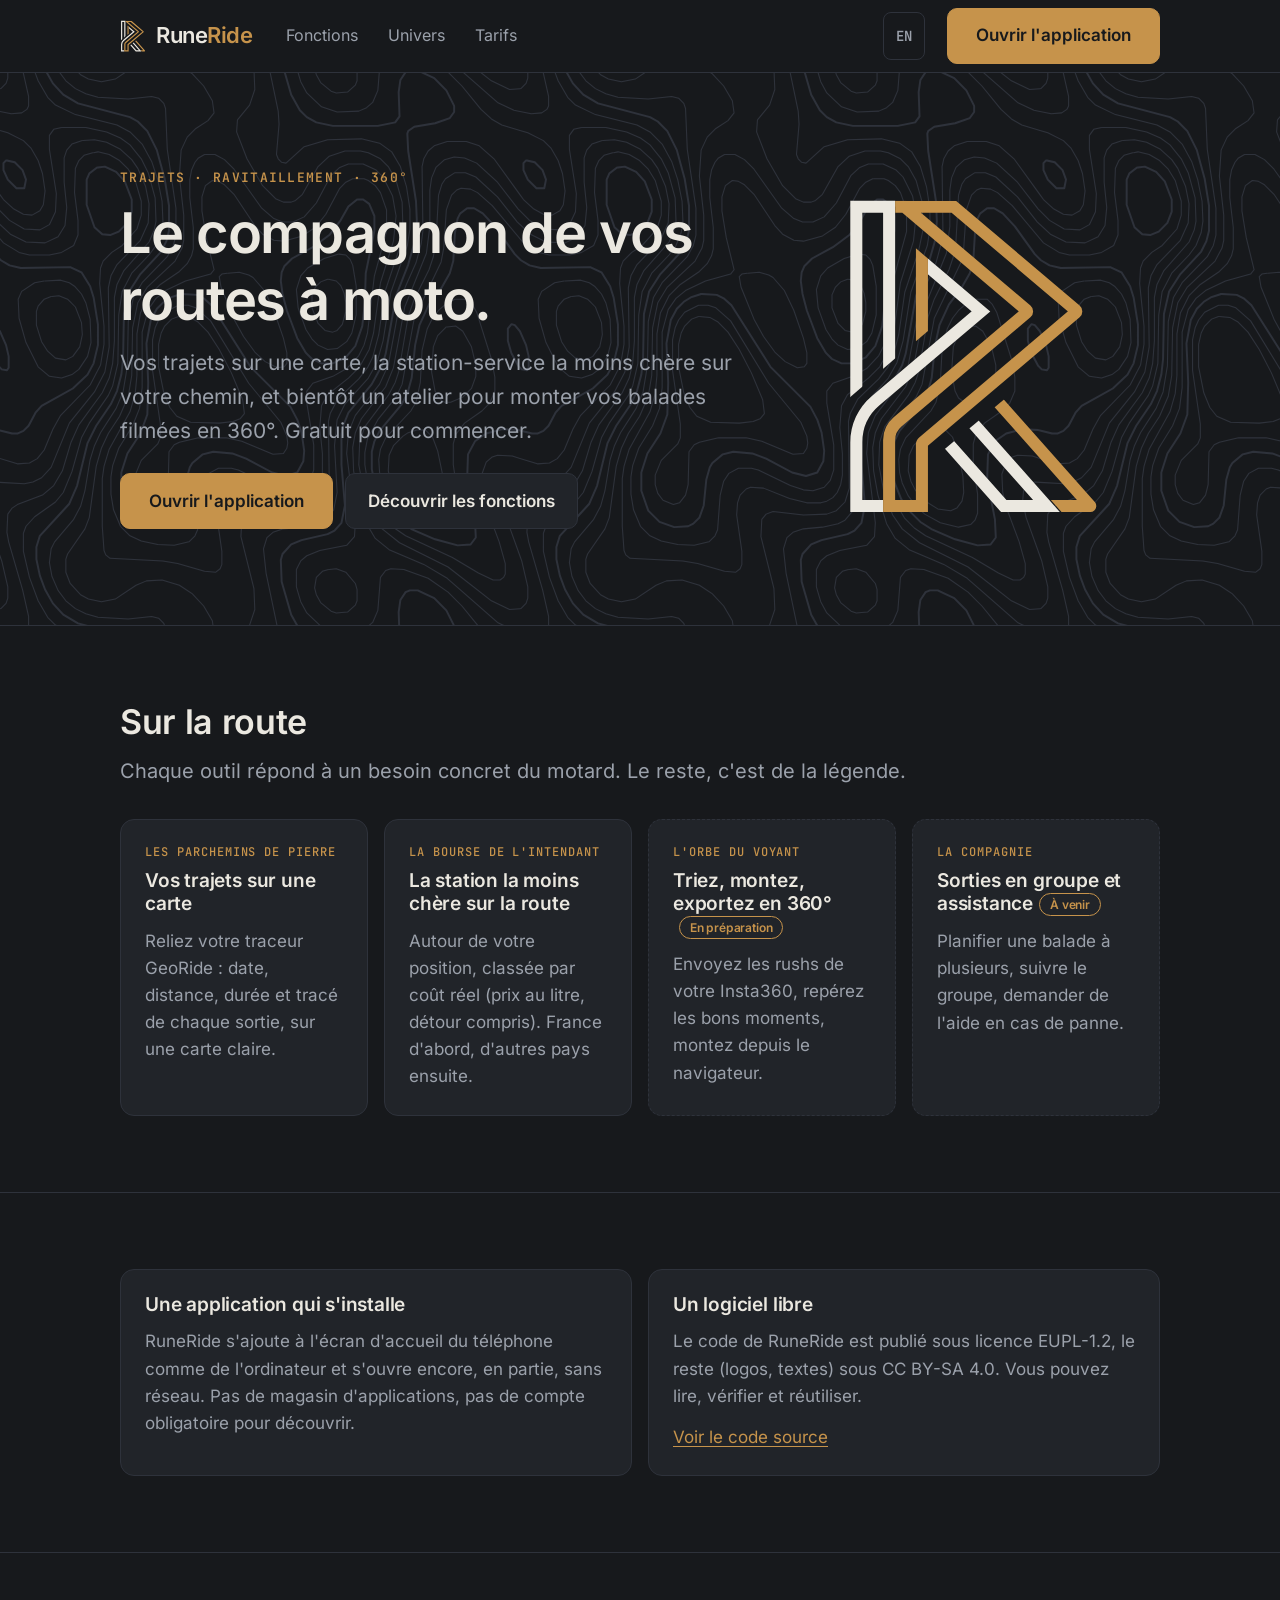
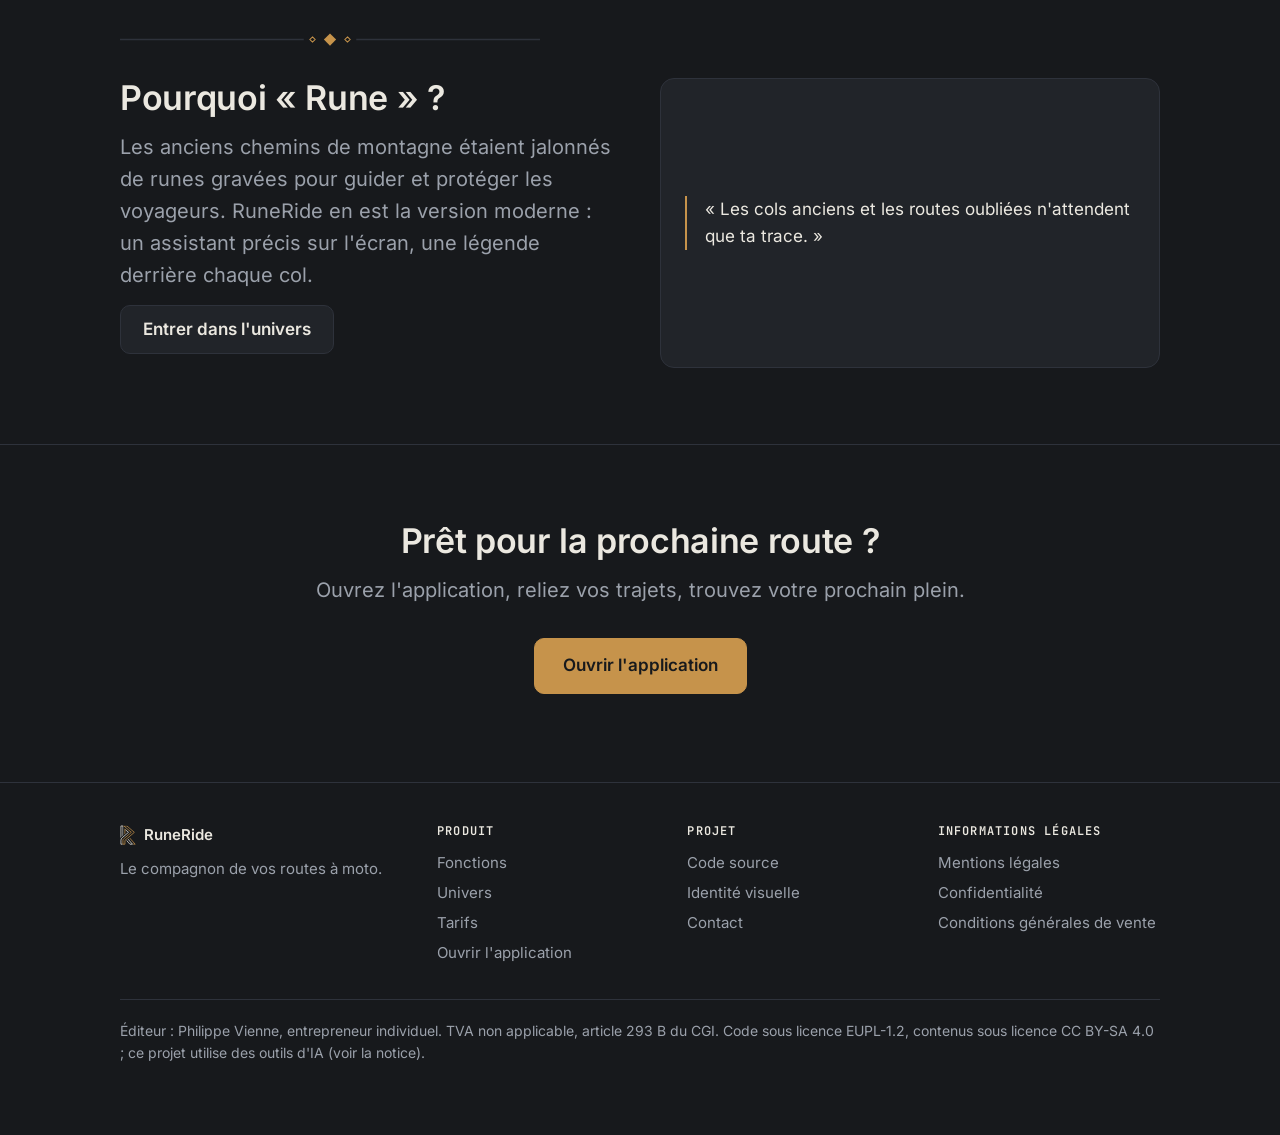
<file: index.html>
<!doctype html>
<html lang="fr">
<head>
<meta charset="utf-8">
<meta name="viewport" content="width=device-width, initial-scale=1">
<title>RuneRide — Le compagnon de vos routes à moto</title>
<meta name="description" content="Vos trajets sur une carte, la station-service la moins chère sur votre route et un atelier de montage 360°. Application gratuite pour commencer.">
<link rel="canonical" href="https://runeride.fr/">
<link rel="alternate" hreflang="fr" href="https://runeride.fr/">
<link rel="alternate" hreflang="en" href="https://runeride.fr/en/">
<link rel="alternate" hreflang="x-default" href="https://runeride.fr/">
<link rel="stylesheet" href="/assets/site.css">
<link rel="icon" href="/favicon.ico" sizes="48x48">
<link rel="apple-touch-icon" href="/assets/icons/apple-touch-icon.png">
<meta name="theme-color" content="#17191C">
<link rel="preload" href="/assets/fonts/inter-var.woff2" as="font" type="font/woff2" crossorigin>
<meta property="og:type" content="website">
<meta property="og:site_name" content="RuneRide">
<meta property="og:title" content="RuneRide — Le compagnon de vos routes à moto">
<meta property="og:description" content="Vos trajets sur une carte, la station-service la moins chère sur votre route et un atelier de montage 360°. Application gratuite pour commencer.">
<meta property="og:url" content="https://runeride.fr/">
<meta property="og:image" content="https://runeride.fr/assets/og.png">
<meta property="og:locale" content="fr_FR">
<meta name="twitter:card" content="summary_large_image">
</head>
<body>
<a class="skip" href="#contenu">Aller au contenu</a>
<header class="top"><div class="wrap">
  <a class="brand" href="/"><img src="/assets/brand/monogram.svg" alt="" width="26" height="32"><span>Rune<span class="ride">Ride</span></span></a>
  <nav aria-label="Navigation principale"><a href="/fonctions/">Fonctions</a><a href="/univers/">Univers</a><a href="/tarifs/">Tarifs</a></nav>
  <a class="lang" href="/en/" hreflang="en" lang="en" title="English version">EN</a>
  <a class="button primary" href="https://app.runeride.fr/">Ouvrir l'application</a>
</div></header>
<main id="contenu">
<section class="hero"><div class="wrap">
  <div>
    <p class="eyebrow">Trajets · Ravitaillement · 360°</p>
    <h1>Le compagnon de vos routes à moto.</h1>
    <p class="lead">Vos trajets sur une carte, la station-service la moins chère sur votre chemin, et bientôt un atelier pour monter vos balades filmées en 360°. Gratuit pour commencer.</p>
    <div class="actions"><a class="button primary" href="https://app.runeride.fr/">Ouvrir l'application</a><a class="button" href="/fonctions/">Découvrir les fonctions</a></div>
  </div>
  <div class="mark"><img src="/assets/brand/monogram.svg" alt="" width="300" height="373"></div>
</div></section>

<section><div class="wrap">
  <h2>Sur la route</h2>
  <p class="lead">Chaque outil répond à un besoin concret du motard. Le reste, c'est de la légende.</p>
  <div class="grid">
<div class="card"><span class="kicker">Les Parchemins de Pierre</span><h3>Vos trajets sur une carte</h3><p class="muted">Reliez votre traceur GeoRide : date, distance, durée et tracé de chaque sortie, sur une carte claire.</p></div>
<div class="card"><span class="kicker">La Bourse de l'Intendant</span><h3>La station la moins chère sur la route</h3><p class="muted">Autour de votre position, classée par coût réel (prix au litre, détour compris). France d'abord, d'autres pays ensuite.</p></div>
<div class="card soon"><span class="kicker">L'Orbe du Voyant</span><h3>Triez, montez, exportez en 360°<span class="badge">En préparation</span></h3><p class="muted">Envoyez les rushs de votre Insta360, repérez les bons moments, montez depuis le navigateur.</p></div>
<div class="card soon"><span class="kicker">La Compagnie</span><h3>Sorties en groupe et assistance<span class="badge">À venir</span></h3><p class="muted">Planifier une balade à plusieurs, suivre le groupe, demander de l'aide en cas de panne.</p></div>
  </div>
</div></section>

<section><div class="wrap grid two">
  <div class="card"><h3>Une application qui s'installe</h3><p class="muted">RuneRide s'ajoute à l'écran d'accueil du téléphone comme de l'ordinateur et s'ouvre encore, en partie, sans réseau. Pas de magasin d'applications, pas de compte obligatoire pour découvrir.</p></div>
  <div class="card"><h3>Un logiciel libre</h3><p class="muted">Le code de RuneRide est publié sous licence EUPL-1.2, le reste (logos, textes) sous CC BY-SA 4.0. Vous pouvez lire, vérifier et réutiliser.</p><p><a href="https://github.com/RuneRide">Voir le code source</a></p></div>
</div></section>

<section><div class="wrap">
  <img class="rdiv" src="/assets/patterns/runic-divider-ornate.svg" alt="" width="480" height="24">
  <div class="split">
    <div><h2>Pourquoi «&nbsp;Rune&nbsp;» ?</h2><p class="lead">Les anciens chemins de montagne étaient jalonnés de runes gravées pour guider et protéger les voyageurs. RuneRide en est la version moderne : un assistant précis sur l'écran, une légende derrière chaque col.</p><p><a class="button" href="/univers/">Entrer dans l'univers</a></p></div>
    <div class="card"><div class="quote"><p>«&nbsp;Les cols anciens et les routes oubliées n'attendent que ta trace.&nbsp;»</p></div></div>
  </div>
</div></section>

<section class="cta"><div class="wrap">
  <h2>Prêt pour la prochaine route ?</h2><p class="lead">Ouvrez l'application, reliez vos trajets, trouvez votre prochain plein.</p>
  <div class="actions"><a class="button primary" href="https://app.runeride.fr/">Ouvrir l'application</a></div>
</div></section>
</main>
<footer><div class="wrap">
  <div><span class="foot-brand"><img src="/assets/brand/monogram.svg" alt="" width="16" height="20">RuneRide</span>
    <p>Le compagnon de vos routes à moto.</p></div>
  <div><h4>Produit</h4><ul>
    <li><a href="/fonctions/">Fonctions</a></li><li><a href="/univers/">Univers</a></li><li><a href="/tarifs/">Tarifs</a></li>
    <li><a href="https://app.runeride.fr/">Ouvrir l'application</a></li></ul></div>
  <div><h4>Projet</h4><ul>
    <li><a href="https://github.com/RuneRide">Code source</a></li><li><a href="https://brand.runeride.fr/">Identité visuelle</a></li>
    <li><a href="mailto:contact@runeride.fr">Contact</a></li></ul></div>
  <div><h4>Informations légales</h4><ul><li><a href="/mentions-legales/">Mentions légales</a></li><li><a href="/confidentialite/">Confidentialité</a></li><li><a href="/cgv/">Conditions générales de vente</a></li></ul></div>
  <p class="legal-line">Éditeur : Philippe Vienne, entrepreneur individuel. TVA non applicable, article 293 B du CGI. Code sous licence EUPL-1.2, contenus sous licence CC BY-SA 4.0 ; ce projet utilise des outils d'IA (voir la <a href="https://github.com/RuneRide/identity/blob/main/NOTICE.md">notice</a>).</p>
</div></footer>
</body>
</html>
</file>
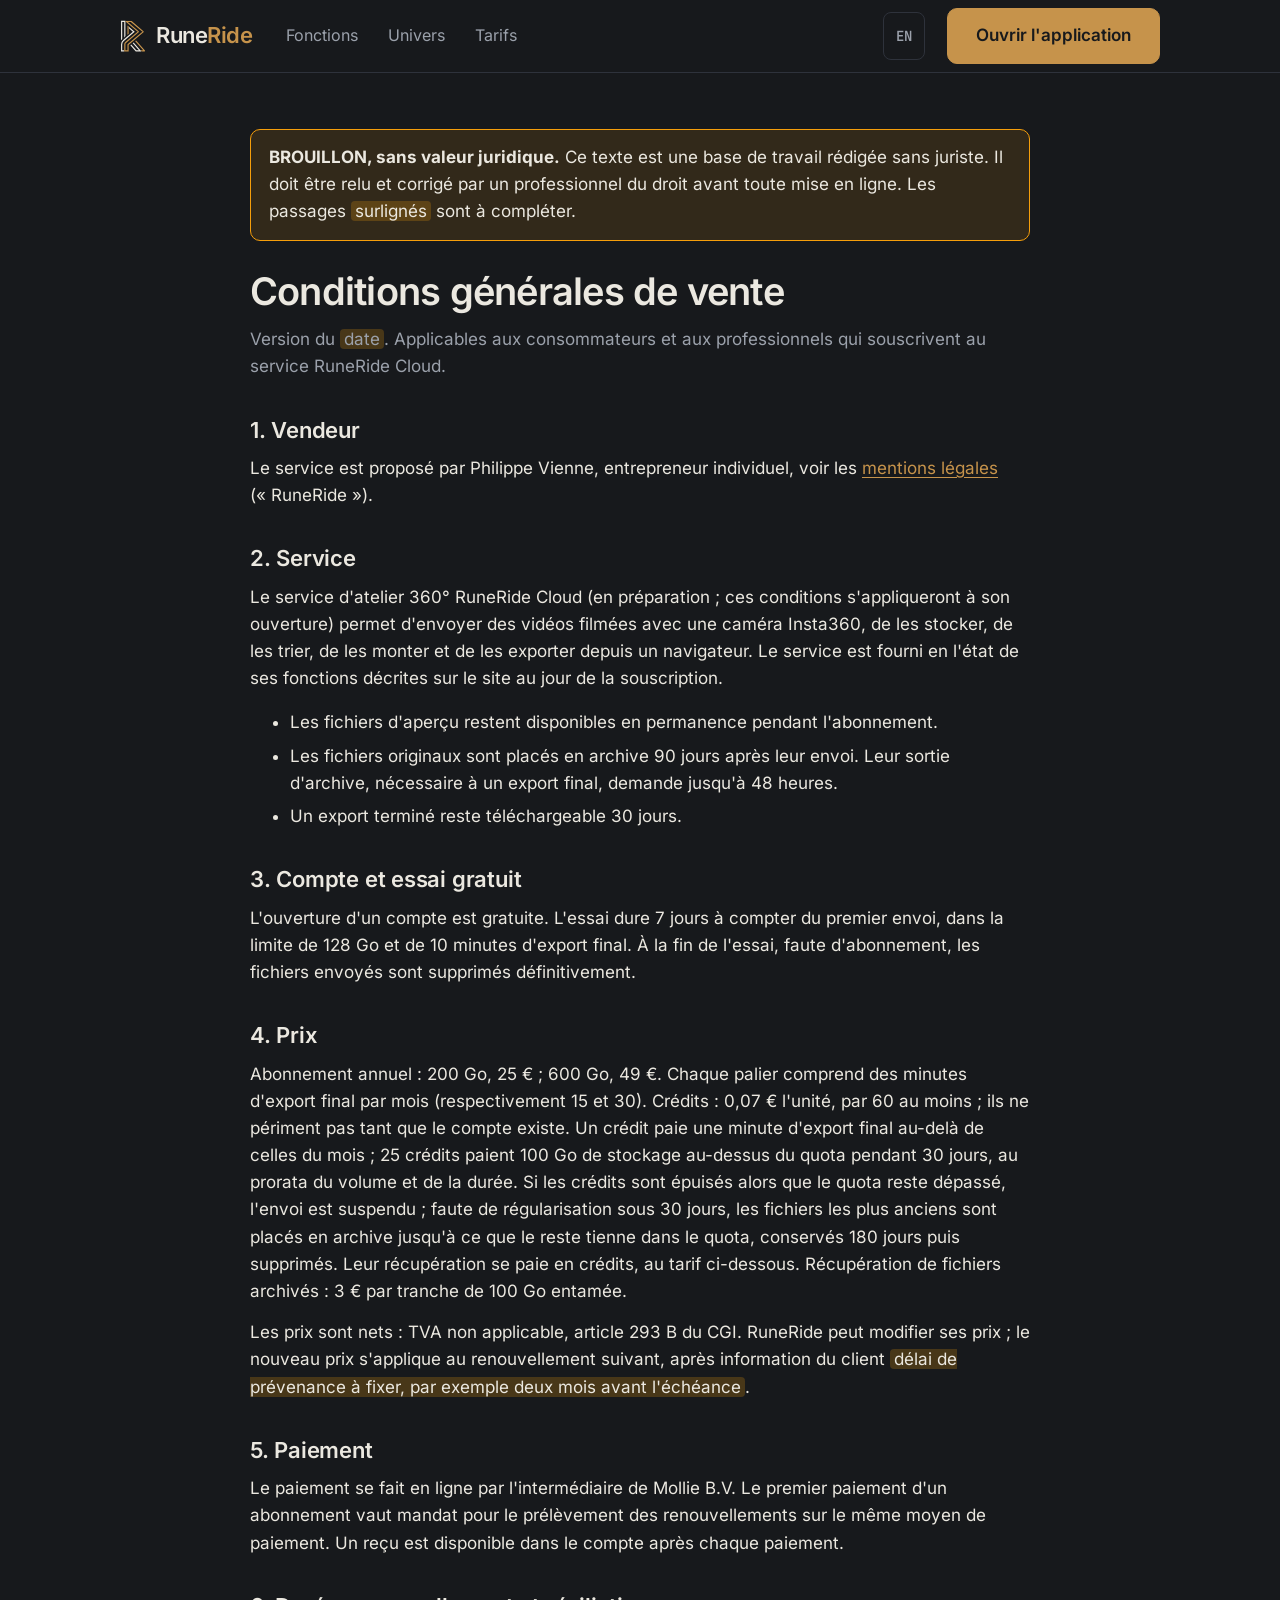
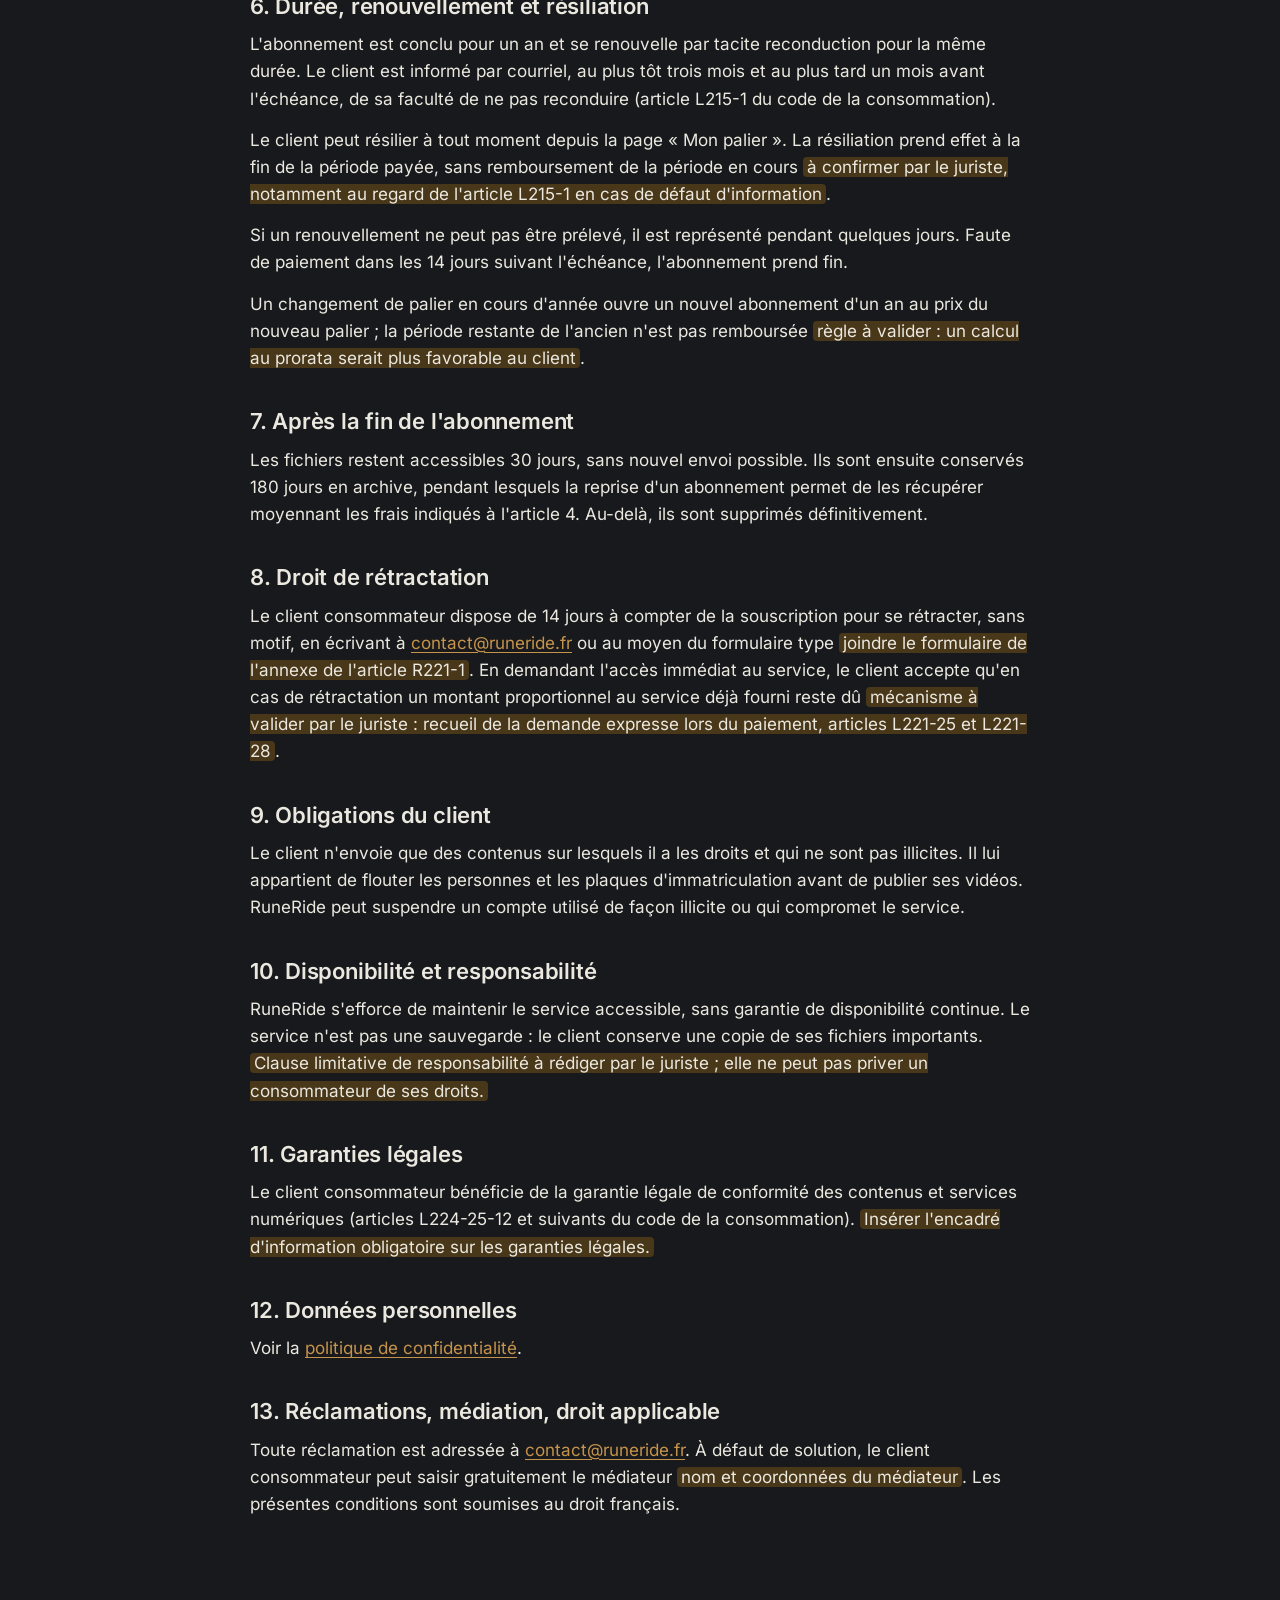
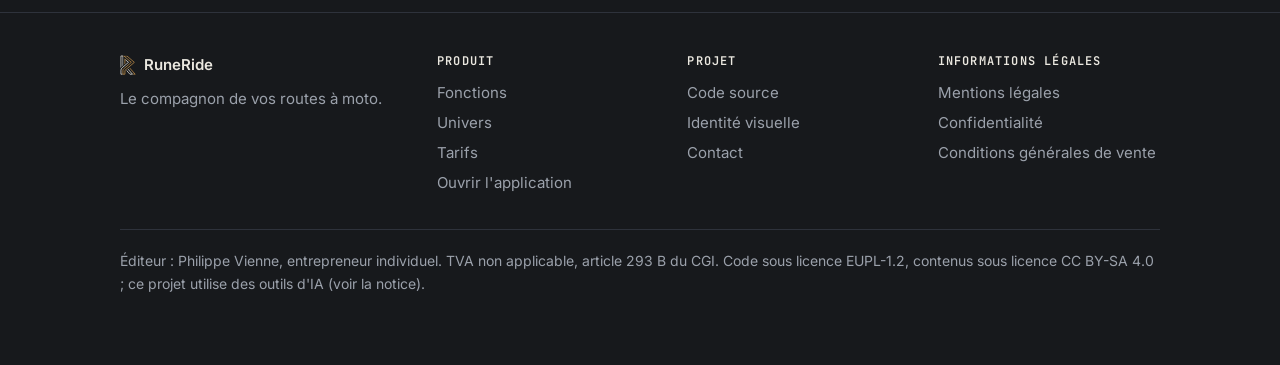
<file: cgv/index.html>
<!doctype html>
<html lang="fr">
<head>
<meta charset="utf-8">
<meta name="viewport" content="width=device-width, initial-scale=1">
<title>Conditions générales de vente — RuneRide</title>
<meta name="description" content="Conditions générales de vente du service RuneRide Cloud (brouillon).">
<meta name="robots" content="noindex">
<link rel="canonical" href="https://runeride.fr/cgv/">
<link rel="stylesheet" href="/assets/site.css">
<link rel="icon" href="/favicon.ico" sizes="48x48">
<link rel="apple-touch-icon" href="/assets/icons/apple-touch-icon.png">
<meta name="theme-color" content="#17191C">
<link rel="preload" href="/assets/fonts/inter-var.woff2" as="font" type="font/woff2" crossorigin>
<meta property="og:type" content="website">
<meta property="og:site_name" content="RuneRide">
<meta property="og:title" content="Conditions générales de vente — RuneRide">
<meta property="og:description" content="Conditions générales de vente du service RuneRide Cloud (brouillon).">
<meta property="og:url" content="https://runeride.fr/cgv/">
<meta property="og:image" content="https://runeride.fr/assets/og.png">
<meta property="og:locale" content="fr_FR">
<meta name="twitter:card" content="summary_large_image">
</head>
<body>
<a class="skip" href="#contenu">Aller au contenu</a>
<header class="top"><div class="wrap">
  <a class="brand" href="/"><img src="/assets/brand/monogram.svg" alt="" width="26" height="32"><span>Rune<span class="ride">Ride</span></span></a>
  <nav aria-label="Navigation principale"><a href="/fonctions/">Fonctions</a><a href="/univers/">Univers</a><a href="/tarifs/">Tarifs</a></nav>
  <a class="lang" href="/en/legal/" hreflang="en" lang="en" title="English version">EN</a>
  <a class="button primary" href="https://app.runeride.fr/">Ouvrir l'application</a>
</div></header>
<main id="contenu">
<div class="wrap legal">
<div class="draft"><strong>BROUILLON, sans valeur juridique.</strong> Ce texte est une base de travail rédigée sans juriste. Il doit être relu et corrigé
  par un professionnel du droit avant toute mise en ligne. Les passages <span class="todo">surlignés</span> sont à compléter.</div>
<h1>Conditions générales de vente</h1>
<p class="muted">Version du <span class="todo">date</span>. Applicables aux consommateurs et aux professionnels qui souscrivent au service RuneRide Cloud.</p>
<h2>1. Vendeur</h2>
<p>Le service est proposé par Philippe Vienne, entrepreneur individuel, voir les <a href="/mentions-legales/">mentions légales</a> («&nbsp;RuneRide&nbsp;»).</p>
<h2>2. Service</h2>
<p>Le service d'atelier 360° RuneRide Cloud (en préparation ; ces conditions s'appliqueront à son ouverture) permet d'envoyer des vidéos filmées avec une caméra Insta360, de les stocker, de les trier, de les monter et de les exporter depuis un navigateur.
Le service est fourni en l'état de ses fonctions décrites sur le site au jour de la souscription.</p>
<ul>
<li>Les fichiers d'aperçu restent disponibles en permanence pendant l'abonnement.</li>
<li>Les fichiers originaux sont placés en archive 90 jours après leur envoi. Leur sortie d'archive, nécessaire à un export final, demande jusqu'à 48 heures.</li>
<li>Un export terminé reste téléchargeable 30 jours.</li>
</ul>
<h2>3. Compte et essai gratuit</h2>
<p>L'ouverture d'un compte est gratuite. L'essai dure 7 jours à compter du premier envoi, dans la limite de 128 Go et de 10 minutes d'export final.
À la fin de l'essai, faute d'abonnement, les fichiers envoyés sont supprimés définitivement.</p>
<h2>4. Prix</h2>
<p>Abonnement annuel : 200 Go, 25 € ; 600 Go, 49 €. Chaque palier comprend des minutes d'export final par mois
(respectivement 15 et 30). Crédits : 0,07 € l'unité, par 60 au moins ; ils ne périment pas tant que le compte existe. Un crédit paie une minute d'export final au-delà de celles du mois ; 25 crédits paient 100 Go de stockage au-dessus du quota pendant 30 jours, au prorata du volume et de la durée. Si les crédits sont épuisés alors que le quota reste dépassé, l'envoi est suspendu ; faute de régularisation sous 30 jours, les fichiers les plus anciens sont placés en archive jusqu'à ce que le reste tienne dans le quota, conservés 180 jours puis supprimés. Leur récupération se paie en crédits, au tarif ci-dessous.
Récupération de fichiers archivés : 3 € par tranche de 100 Go entamée.</p>
<p>Les prix sont nets : TVA non applicable, article 293 B du CGI. RuneRide peut modifier ses prix ; le nouveau prix s'applique au renouvellement suivant,
après information du client <span class="todo">délai de prévenance à fixer, par exemple deux mois avant l'échéance</span>.</p>
<h2>5. Paiement</h2>
<p>Le paiement se fait en ligne par l'intermédiaire de Mollie B.V. Le premier paiement d'un abonnement vaut mandat pour le prélèvement des renouvellements
sur le même moyen de paiement. Un reçu est disponible dans le compte après chaque paiement.</p>
<h2>6. Durée, renouvellement et résiliation</h2>
<p>L'abonnement est conclu pour un an et se renouvelle par tacite reconduction pour la même durée. Le client est informé par courriel, au plus tôt trois mois
et au plus tard un mois avant l'échéance, de sa faculté de ne pas reconduire (article L215-1 du code de la consommation).</p>
<p>Le client peut résilier à tout moment depuis la page «&nbsp;Mon palier&nbsp;». La résiliation prend effet à la fin de la période payée, sans remboursement de la période en cours
<span class="todo">à confirmer par le juriste, notamment au regard de l'article L215-1 en cas de défaut d'information</span>.</p>
<p>Si un renouvellement ne peut pas être prélevé, il est représenté pendant quelques jours. Faute de paiement dans les 14 jours suivant l'échéance, l'abonnement prend fin.</p>
<p>Un changement de palier en cours d'année ouvre un nouvel abonnement d'un an au prix du nouveau palier ; la période restante de l'ancien n'est pas remboursée
<span class="todo">règle à valider : un calcul au prorata serait plus favorable au client</span>.</p>
<h2>7. Après la fin de l'abonnement</h2>
<p>Les fichiers restent accessibles 30 jours, sans nouvel envoi possible. Ils sont ensuite conservés 180 jours en archive, pendant lesquels la reprise d'un abonnement
permet de les récupérer moyennant les frais indiqués à l'article 4. Au-delà, ils sont supprimés définitivement.</p>
<h2>8. Droit de rétractation</h2>
<p>Le client consommateur dispose de 14 jours à compter de la souscription pour se rétracter, sans motif, en écrivant à <a href="mailto:contact@runeride.fr">contact@runeride.fr</a>
ou au moyen du formulaire type <span class="todo">joindre le formulaire de l'annexe de l'article R221-1</span>.
En demandant l'accès immédiat au service, le client accepte qu'en cas de rétractation un montant proportionnel au service déjà fourni reste dû
<span class="todo">mécanisme à valider par le juriste : recueil de la demande expresse lors du paiement, articles L221-25 et L221-28</span>.</p>
<h2>9. Obligations du client</h2>
<p>Le client n'envoie que des contenus sur lesquels il a les droits et qui ne sont pas illicites. Il lui appartient de flouter les personnes et les plaques
d'immatriculation avant de publier ses vidéos. RuneRide peut suspendre un compte utilisé de façon illicite ou qui compromet le service.</p>
<h2>10. Disponibilité et responsabilité</h2>
<p>RuneRide s'efforce de maintenir le service accessible, sans garantie de disponibilité continue. Le service n'est pas une sauvegarde : le client conserve
une copie de ses fichiers importants. <span class="todo">Clause limitative de responsabilité à rédiger par le juriste ; elle ne peut pas priver un consommateur de ses droits.</span></p>
<h2>11. Garanties légales</h2>
<p>Le client consommateur bénéficie de la garantie légale de conformité des contenus et services numériques (articles L224-25-12 et suivants du code de la consommation).
<span class="todo">Insérer l'encadré d'information obligatoire sur les garanties légales.</span></p>
<h2>12. Données personnelles</h2>
<p>Voir la <a href="/confidentialite/">politique de confidentialité</a>.</p>
<h2>13. Réclamations, médiation, droit applicable</h2>
<p>Toute réclamation est adressée à <a href="mailto:contact@runeride.fr">contact@runeride.fr</a>. À défaut de solution, le client consommateur peut saisir gratuitement le médiateur
<span class="todo">nom et coordonnées du médiateur</span>. Les présentes conditions sont soumises au droit français.</p>
</div>
</main>
<footer><div class="wrap">
  <div><span class="foot-brand"><img src="/assets/brand/monogram.svg" alt="" width="16" height="20">RuneRide</span>
    <p>Le compagnon de vos routes à moto.</p></div>
  <div><h4>Produit</h4><ul>
    <li><a href="/fonctions/">Fonctions</a></li><li><a href="/univers/">Univers</a></li><li><a href="/tarifs/">Tarifs</a></li>
    <li><a href="https://app.runeride.fr/">Ouvrir l'application</a></li></ul></div>
  <div><h4>Projet</h4><ul>
    <li><a href="https://github.com/RuneRide">Code source</a></li><li><a href="https://brand.runeride.fr/">Identité visuelle</a></li>
    <li><a href="mailto:contact@runeride.fr">Contact</a></li></ul></div>
  <div><h4>Informations légales</h4><ul><li><a href="/mentions-legales/">Mentions légales</a></li><li><a href="/confidentialite/">Confidentialité</a></li><li><a href="/cgv/">Conditions générales de vente</a></li></ul></div>
  <p class="legal-line">Éditeur : Philippe Vienne, entrepreneur individuel. TVA non applicable, article 293 B du CGI. Code sous licence EUPL-1.2, contenus sous licence CC BY-SA 4.0 ; ce projet utilise des outils d'IA (voir la <a href="https://github.com/RuneRide/identity/blob/main/NOTICE.md">notice</a>).</p>
</div></footer>
</body>
</html>
</file>
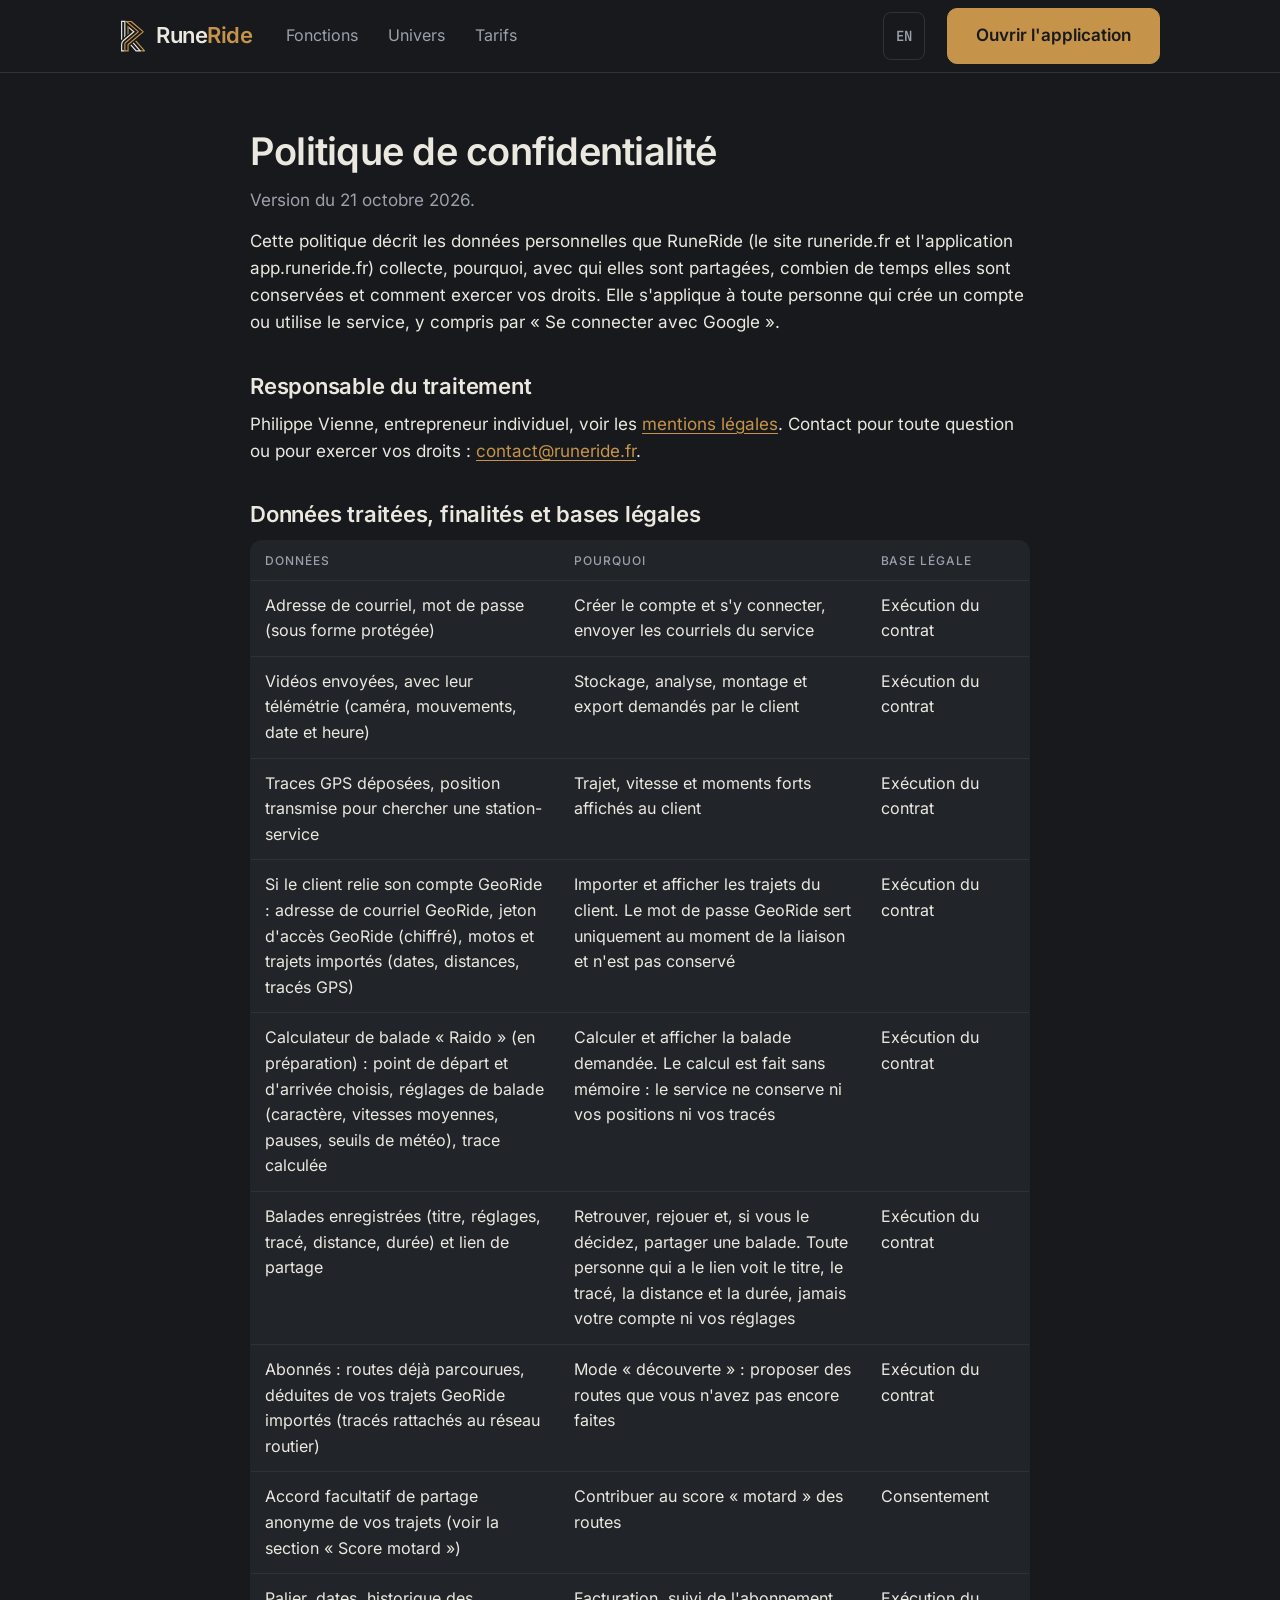
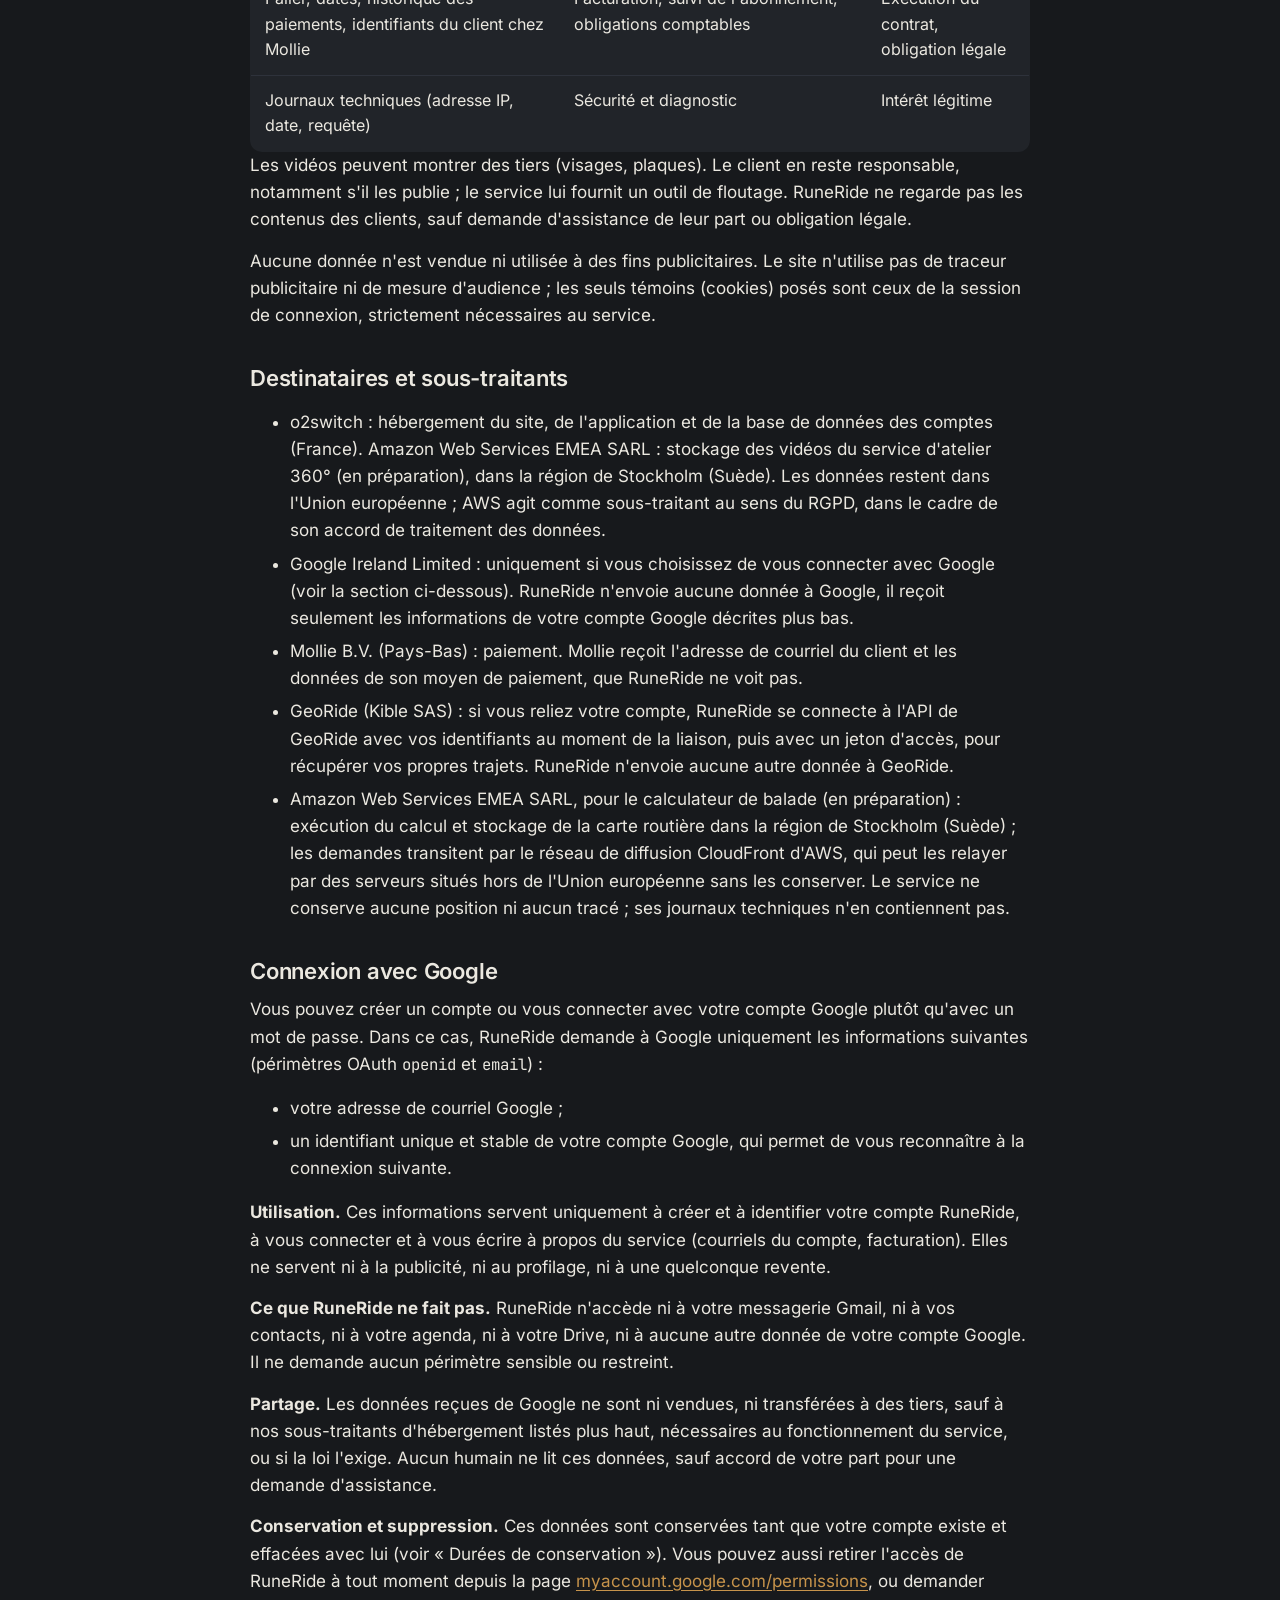
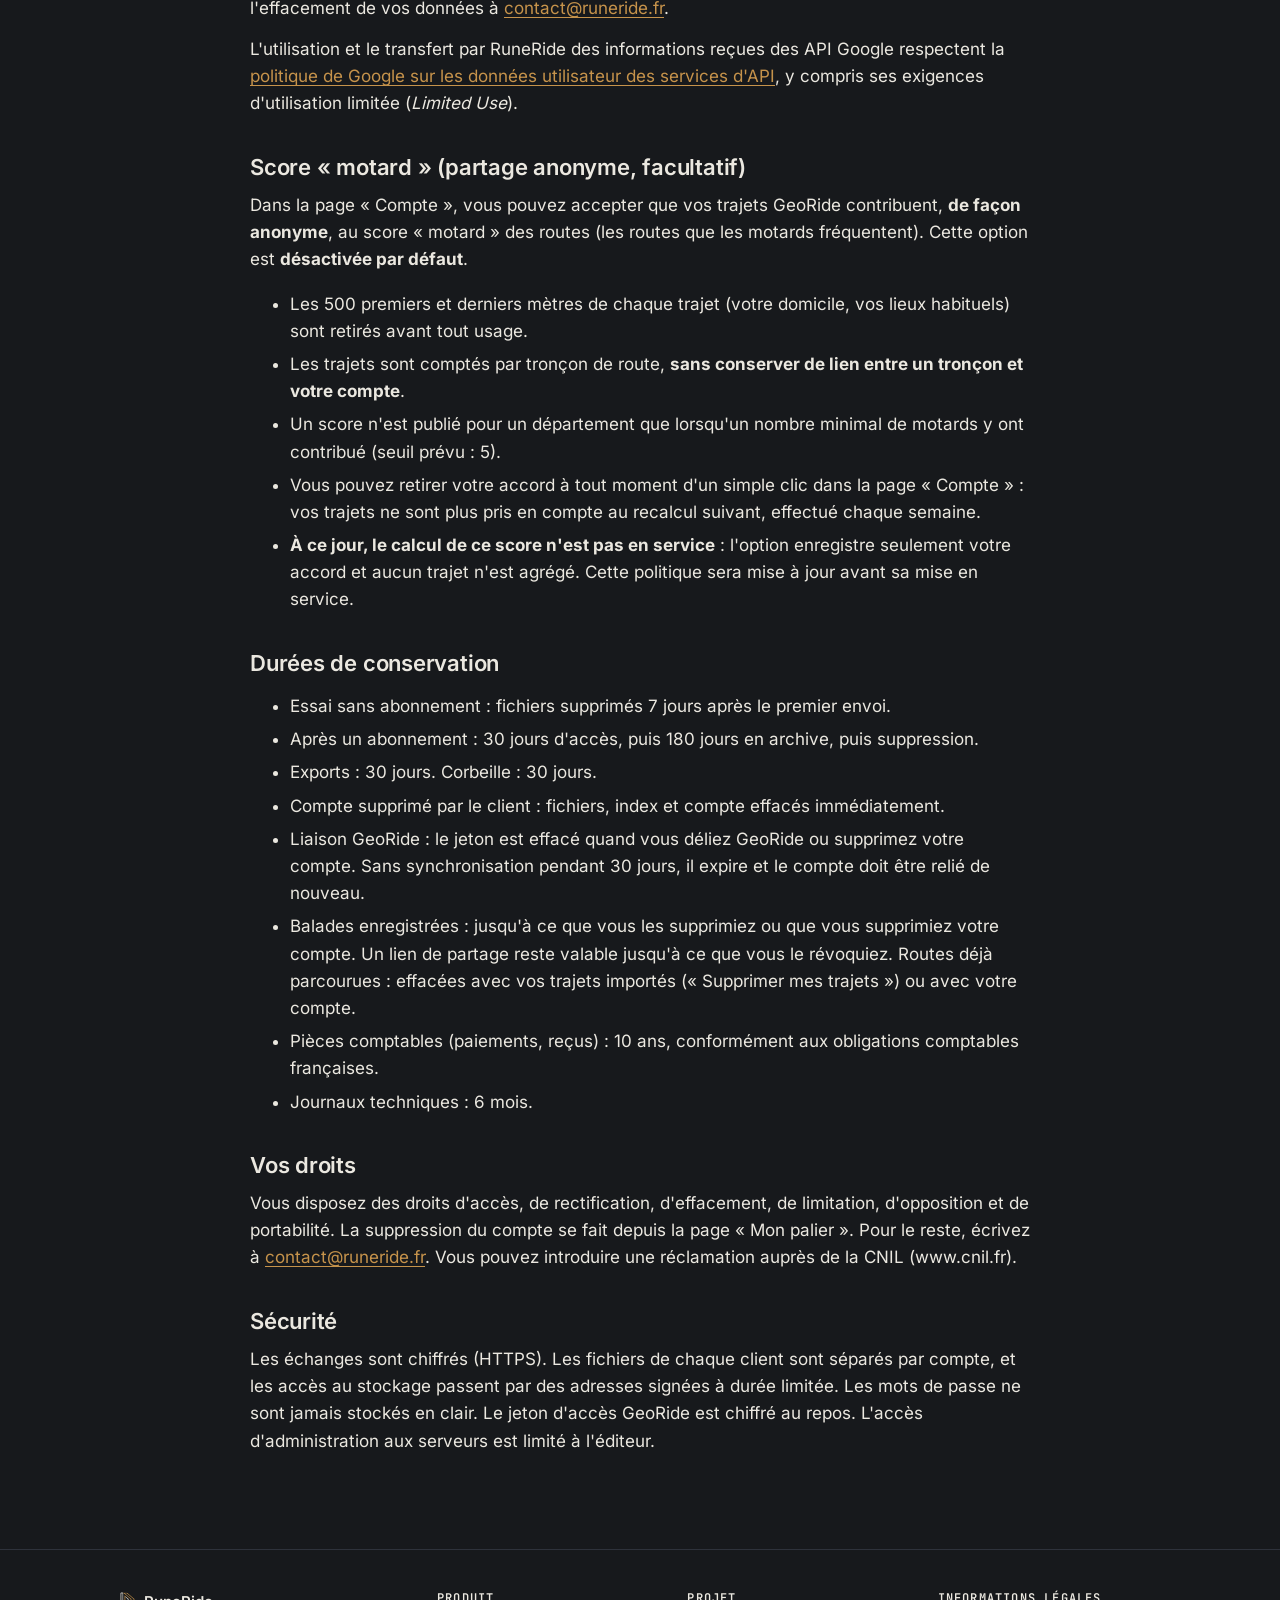
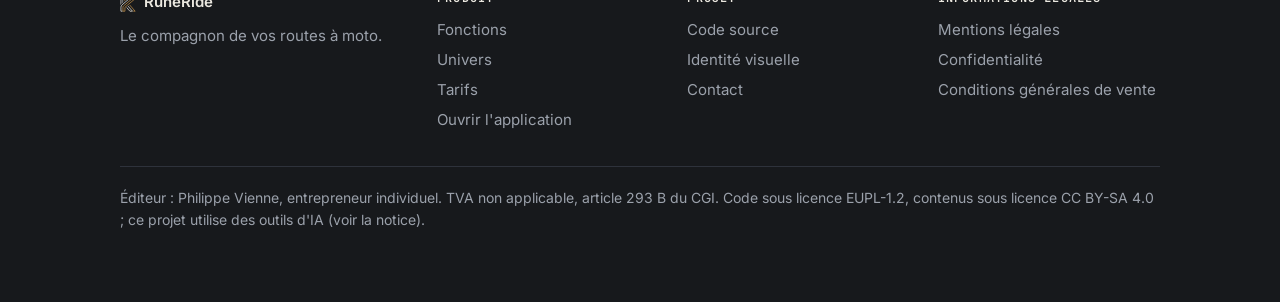
<file: confidentialite/index.html>
<!doctype html>
<html lang="fr">
<head>
<meta charset="utf-8">
<meta name="viewport" content="width=device-width, initial-scale=1">
<title>Politique de confidentialité — RuneRide</title>
<meta name="description" content="Politique de confidentialité de RuneRide : données traitées, sous-traitants, durées, droits.">
<link rel="canonical" href="https://runeride.fr/confidentialite/">
<link rel="alternate" hreflang="fr" href="https://runeride.fr/confidentialite/">
<link rel="alternate" hreflang="en" href="https://runeride.fr/en/privacy/">
<link rel="alternate" hreflang="x-default" href="https://runeride.fr/confidentialite/">
<link rel="stylesheet" href="/assets/site.css">
<link rel="icon" href="/favicon.ico" sizes="48x48">
<link rel="apple-touch-icon" href="/assets/icons/apple-touch-icon.png">
<meta name="theme-color" content="#17191C">
<link rel="preload" href="/assets/fonts/inter-var.woff2" as="font" type="font/woff2" crossorigin>
<meta property="og:type" content="website">
<meta property="og:site_name" content="RuneRide">
<meta property="og:title" content="Politique de confidentialité — RuneRide">
<meta property="og:description" content="Politique de confidentialité de RuneRide : données traitées, sous-traitants, durées, droits.">
<meta property="og:url" content="https://runeride.fr/confidentialite/">
<meta property="og:image" content="https://runeride.fr/assets/og.png">
<meta property="og:locale" content="fr_FR">
<meta name="twitter:card" content="summary_large_image">
</head>
<body>
<a class="skip" href="#contenu">Aller au contenu</a>
<header class="top"><div class="wrap">
  <a class="brand" href="/"><img src="/assets/brand/monogram.svg" alt="" width="26" height="32"><span>Rune<span class="ride">Ride</span></span></a>
  <nav aria-label="Navigation principale"><a href="/fonctions/">Fonctions</a><a href="/univers/">Univers</a><a href="/tarifs/">Tarifs</a></nav>
  <a class="lang" href="/en/privacy/" hreflang="en" lang="en" title="English version">EN</a>
  <a class="button primary" href="https://app.runeride.fr/">Ouvrir l'application</a>
</div></header>
<main id="contenu">
<div class="wrap legal">
<h1>Politique de confidentialité</h1>
<p class="muted">Version du 21 octobre 2026.</p>
<p>Cette politique décrit les données personnelles que RuneRide (le site runeride.fr et l'application app.runeride.fr) collecte, pourquoi, avec qui elles sont partagées, combien de temps elles sont conservées et comment exercer vos droits. Elle s'applique à toute personne qui crée un compte ou utilise le service, y compris par «&nbsp;Se connecter avec Google&nbsp;».</p>
<h2>Responsable du traitement</h2>
<p>Philippe Vienne, entrepreneur individuel, voir les <a href="/mentions-legales/">mentions légales</a>. Contact pour toute question ou pour exercer vos droits : <a href="mailto:contact@runeride.fr">contact@runeride.fr</a>.</p>
<h2>Données traitées, finalités et bases légales</h2>
<div class="table-scroll"><table>
<tr><th>Données</th><th>Pourquoi</th><th>Base légale</th></tr>
<tr><td>Adresse de courriel, mot de passe (sous forme protégée)</td><td>Créer le compte et s'y connecter, envoyer les courriels du service</td><td>Exécution du contrat</td></tr>
<tr><td>Vidéos envoyées, avec leur télémétrie (caméra, mouvements, date et heure)</td><td>Stockage, analyse, montage et export demandés par le client</td><td>Exécution du contrat</td></tr>
<tr><td>Traces GPS déposées, position transmise pour chercher une station-service</td><td>Trajet, vitesse et moments forts affichés au client</td><td>Exécution du contrat</td></tr>
<tr><td>Si le client relie son compte GeoRide : adresse de courriel GeoRide, jeton d'accès GeoRide (chiffré), motos et trajets importés (dates, distances, tracés GPS)</td><td>Importer et afficher les trajets du client. Le mot de passe GeoRide sert uniquement au moment de la liaison et n'est pas conservé</td><td>Exécution du contrat</td></tr>
<tr><td>Calculateur de balade « Raido » (en préparation) : point de départ et d'arrivée choisis, réglages de balade (caractère, vitesses moyennes, pauses, seuils de météo), trace calculée</td><td>Calculer et afficher la balade demandée. Le calcul est fait sans mémoire : le service ne conserve ni vos positions ni vos tracés</td><td>Exécution du contrat</td></tr>
<tr><td>Balades enregistrées (titre, réglages, tracé, distance, durée) et lien de partage</td><td>Retrouver, rejouer et, si vous le décidez, partager une balade. Toute personne qui a le lien voit le titre, le tracé, la distance et la durée, jamais votre compte ni vos réglages</td><td>Exécution du contrat</td></tr>
<tr><td>Abonnés : routes déjà parcourues, déduites de vos trajets GeoRide importés (tracés rattachés au réseau routier)</td><td>Mode « découverte » : proposer des routes que vous n'avez pas encore faites</td><td>Exécution du contrat</td></tr>
<tr><td>Accord facultatif de partage anonyme de vos trajets (voir la section « Score motard »)</td><td>Contribuer au score « motard » des routes</td><td>Consentement</td></tr>
<tr><td>Palier, dates, historique des paiements, identifiants du client chez Mollie</td><td>Facturation, suivi de l'abonnement, obligations comptables</td><td>Exécution du contrat, obligation légale</td></tr>
<tr><td>Journaux techniques (adresse IP, date, requête)</td><td>Sécurité et diagnostic</td><td>Intérêt légitime</td></tr>
</table></div>
<p>Les vidéos peuvent montrer des tiers (visages, plaques). Le client en reste responsable, notamment s'il les publie ; le service lui fournit un outil de floutage.
RuneRide ne regarde pas les contenus des clients, sauf demande d'assistance de leur part ou obligation légale.</p>
<p>Aucune donnée n'est vendue ni utilisée à des fins publicitaires. Le site n'utilise pas de traceur publicitaire ni de mesure d'audience ; les seuls témoins (cookies) posés
sont ceux de la session de connexion, strictement nécessaires au service.</p>
<h2>Destinataires et sous-traitants</h2>
<ul>
<li>o2switch : hébergement du site, de l'application et de la base de données des comptes (France). Amazon Web Services EMEA SARL : stockage des vidéos du service d'atelier 360° (en préparation), dans la région de Stockholm (Suède). Les données restent dans l'Union européenne ; AWS agit comme sous-traitant au sens du RGPD, dans le cadre de son accord de traitement des données.</li>
<li>Google Ireland Limited : uniquement si vous choisissez de vous connecter avec Google (voir la section ci-dessous). RuneRide n'envoie aucune donnée à Google, il reçoit seulement les informations de votre compte Google décrites plus bas.</li>
<li>Mollie B.V. (Pays-Bas) : paiement. Mollie reçoit l'adresse de courriel du client et les données de son moyen de paiement, que RuneRide ne voit pas.</li>
<li>GeoRide (Kible SAS) : si vous reliez votre compte, RuneRide se connecte à l'API de GeoRide avec vos identifiants au moment de la liaison, puis avec un jeton d'accès, pour récupérer vos propres trajets. RuneRide n'envoie aucune autre donnée à GeoRide.</li>
<li>Amazon Web Services EMEA SARL, pour le calculateur de balade (en préparation) : exécution du calcul et stockage de la carte routière dans la région de Stockholm (Suède) ; les demandes transitent par le réseau de diffusion CloudFront d'AWS, qui peut les relayer par des serveurs situés hors de l'Union européenne sans les conserver. Le service ne conserve aucune position ni aucun tracé ; ses journaux techniques n'en contiennent pas.</li>
</ul>
<h2>Connexion avec Google</h2>
<p>Vous pouvez créer un compte ou vous connecter avec votre compte Google plutôt qu'avec un mot de passe. Dans ce cas, RuneRide demande à Google uniquement les informations suivantes (périmètres OAuth <code>openid</code> et <code>email</code>) :</p>
<ul>
<li>votre adresse de courriel Google ;</li>
<li>un identifiant unique et stable de votre compte Google, qui permet de vous reconnaître à la connexion suivante.</li>
</ul>
<p><strong>Utilisation.</strong> Ces informations servent uniquement à créer et à identifier votre compte RuneRide, à vous connecter et à vous écrire à propos du service (courriels du compte, facturation). Elles ne servent ni à la publicité, ni au profilage, ni à une quelconque revente.</p>
<p><strong>Ce que RuneRide ne fait pas.</strong> RuneRide n'accède ni à votre messagerie Gmail, ni à vos contacts, ni à votre agenda, ni à votre Drive, ni à aucune autre donnée de votre compte Google. Il ne demande aucun périmètre sensible ou restreint.</p>
<p><strong>Partage.</strong> Les données reçues de Google ne sont ni vendues, ni transférées à des tiers, sauf à nos sous-traitants d'hébergement listés plus haut, nécessaires au fonctionnement du service, ou si la loi l'exige. Aucun humain ne lit ces données, sauf accord de votre part pour une demande d'assistance.</p>
<p><strong>Conservation et suppression.</strong> Ces données sont conservées tant que votre compte existe et effacées avec lui (voir «&nbsp;Durées de conservation&nbsp;»). Vous pouvez aussi retirer l'accès de RuneRide à tout moment depuis la page <a href="https://myaccount.google.com/permissions" rel="noopener">myaccount.google.com/permissions</a>, ou demander l'effacement de vos données à <a href="mailto:contact@runeride.fr">contact@runeride.fr</a>.</p>
<p>L'utilisation et le transfert par RuneRide des informations reçues des API Google respectent la <a href="https://developers.google.com/terms/api-services-user-data-policy" rel="noopener">politique de Google sur les données utilisateur des services d'API</a>, y compris ses exigences d'utilisation limitée (<em>Limited Use</em>).</p>
<h2>Score « motard » (partage anonyme, facultatif)</h2>
<p>Dans la page «&nbsp;Compte&nbsp;», vous pouvez accepter que vos trajets GeoRide contribuent, <strong>de façon anonyme</strong>, au score «&nbsp;motard&nbsp;» des routes (les routes que les motards fréquentent). Cette option est <strong>désactivée par défaut</strong>.</p>
<ul>
<li>Les 500 premiers et derniers mètres de chaque trajet (votre domicile, vos lieux habituels) sont retirés avant tout usage.</li>
<li>Les trajets sont comptés par tronçon de route, <strong>sans conserver de lien entre un tronçon et votre compte</strong>.</li>
<li>Un score n'est publié pour un département que lorsqu'un nombre minimal de motards y ont contribué (seuil prévu : 5).</li>
<li>Vous pouvez retirer votre accord à tout moment d'un simple clic dans la page «&nbsp;Compte&nbsp;» : vos trajets ne sont plus pris en compte au recalcul suivant, effectué chaque semaine.</li>
<li><strong>À ce jour, le calcul de ce score n'est pas en service</strong> : l'option enregistre seulement votre accord et aucun trajet n'est agrégé. Cette politique sera mise à jour avant sa mise en service.</li>
</ul>
<h2>Durées de conservation</h2>
<ul>
<li>Essai sans abonnement : fichiers supprimés 7 jours après le premier envoi.</li>
<li>Après un abonnement : 30 jours d'accès, puis 180 jours en archive, puis suppression.</li>
<li>Exports : 30 jours. Corbeille : 30 jours.</li>
<li>Compte supprimé par le client : fichiers, index et compte effacés immédiatement.</li>
<li>Liaison GeoRide : le jeton est effacé quand vous déliez GeoRide ou supprimez votre compte. Sans synchronisation pendant 30 jours, il expire et le compte doit être relié de nouveau.</li>
<li>Balades enregistrées : jusqu'à ce que vous les supprimiez ou que vous supprimiez votre compte. Un lien de partage reste valable jusqu'à ce que vous le révoquiez. Routes déjà parcourues : effacées avec vos trajets importés («&nbsp;Supprimer mes trajets&nbsp;») ou avec votre compte.</li>
<li>Pièces comptables (paiements, reçus) : 10 ans, conformément aux obligations comptables françaises.</li>
<li>Journaux techniques : 6 mois.</li>
</ul>
<h2>Vos droits</h2>
<p>Vous disposez des droits d'accès, de rectification, d'effacement, de limitation, d'opposition et de portabilité. La suppression du compte se fait depuis la page «&nbsp;Mon palier&nbsp;».
Pour le reste, écrivez à <a href="mailto:contact@runeride.fr">contact@runeride.fr</a>. Vous pouvez introduire une réclamation auprès de la CNIL (www.cnil.fr).</p>
<h2>Sécurité</h2>
<p>Les échanges sont chiffrés (HTTPS). Les fichiers de chaque client sont séparés par compte, et les accès au stockage passent par des adresses signées à durée limitée. Les mots de passe ne sont jamais stockés en clair. Le jeton d'accès GeoRide est chiffré au repos. L'accès d'administration aux serveurs est limité à l'éditeur.</p>
</div>
</main>
<footer><div class="wrap">
  <div><span class="foot-brand"><img src="/assets/brand/monogram.svg" alt="" width="16" height="20">RuneRide</span>
    <p>Le compagnon de vos routes à moto.</p></div>
  <div><h4>Produit</h4><ul>
    <li><a href="/fonctions/">Fonctions</a></li><li><a href="/univers/">Univers</a></li><li><a href="/tarifs/">Tarifs</a></li>
    <li><a href="https://app.runeride.fr/">Ouvrir l'application</a></li></ul></div>
  <div><h4>Projet</h4><ul>
    <li><a href="https://github.com/RuneRide">Code source</a></li><li><a href="https://brand.runeride.fr/">Identité visuelle</a></li>
    <li><a href="mailto:contact@runeride.fr">Contact</a></li></ul></div>
  <div><h4>Informations légales</h4><ul><li><a href="/mentions-legales/">Mentions légales</a></li><li><a href="/confidentialite/">Confidentialité</a></li><li><a href="/cgv/">Conditions générales de vente</a></li></ul></div>
  <p class="legal-line">Éditeur : Philippe Vienne, entrepreneur individuel. TVA non applicable, article 293 B du CGI. Code sous licence EUPL-1.2, contenus sous licence CC BY-SA 4.0 ; ce projet utilise des outils d'IA (voir la <a href="https://github.com/RuneRide/identity/blob/main/NOTICE.md">notice</a>).</p>
</div></footer>
</body>
</html>
</file>
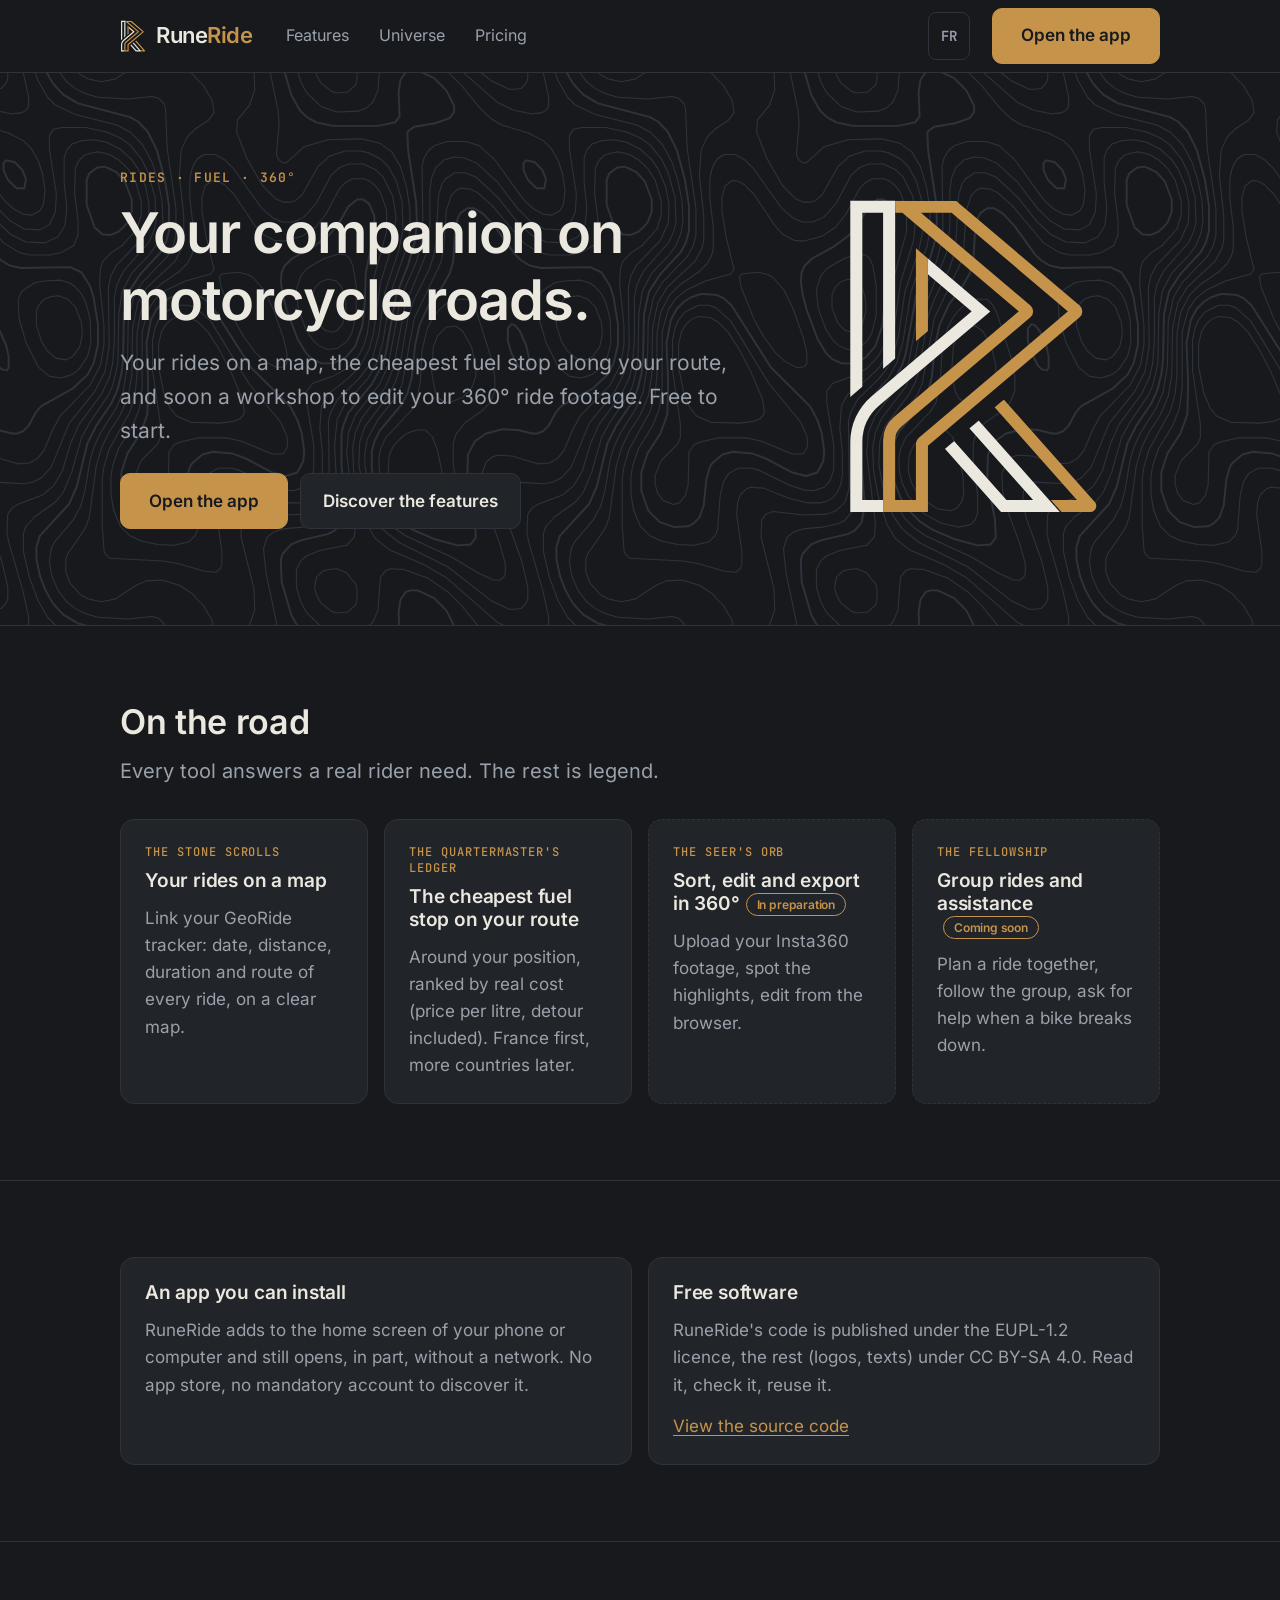
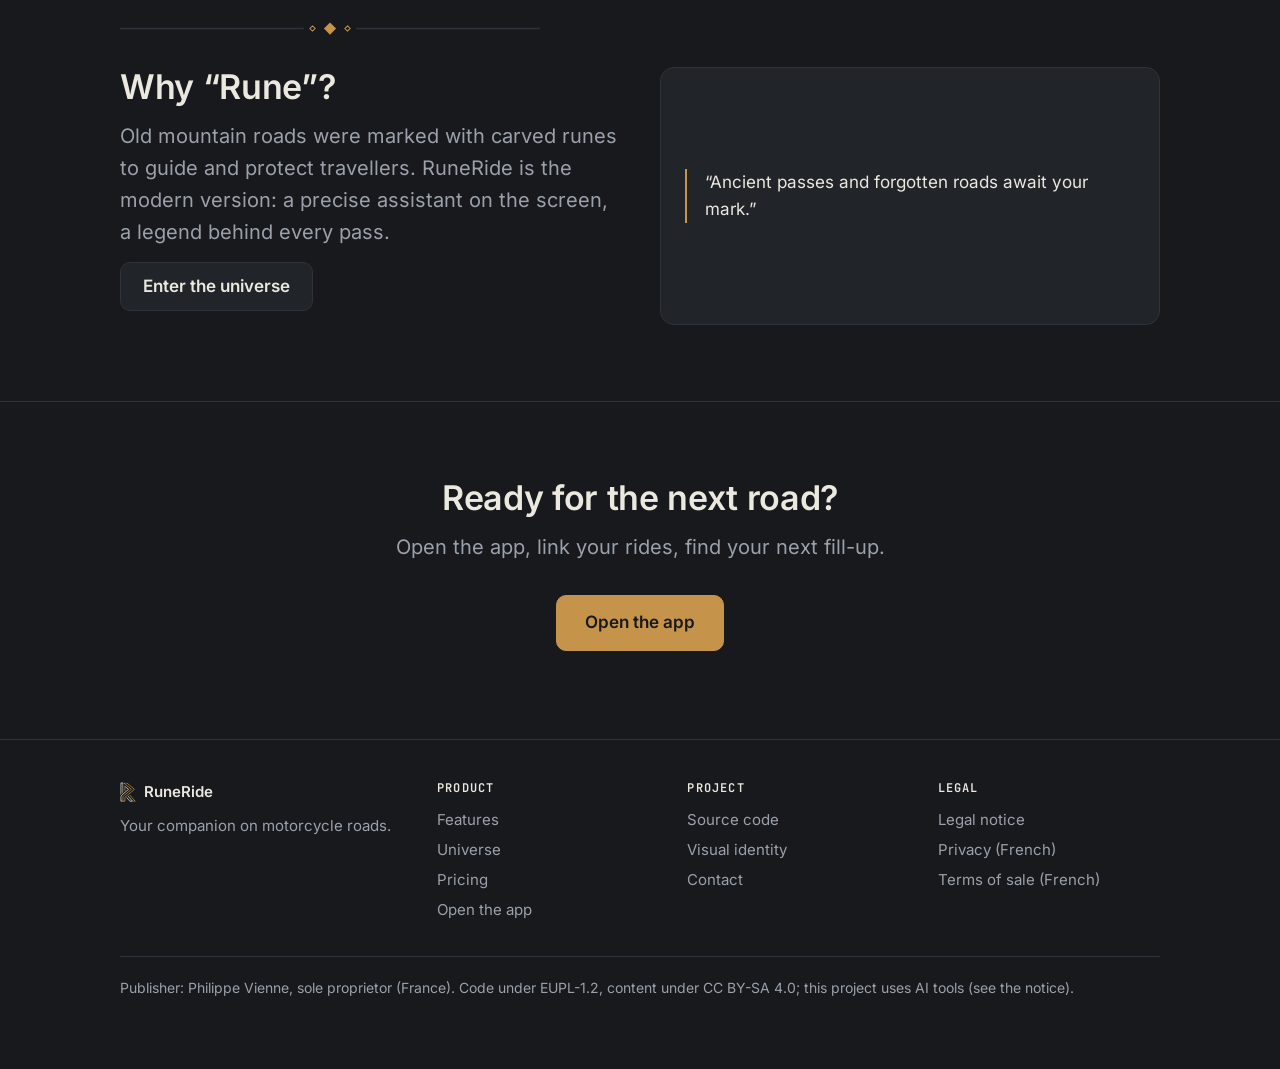
<file: en/index.html>
<!doctype html>
<html lang="en">
<head>
<meta charset="utf-8">
<meta name="viewport" content="width=device-width, initial-scale=1">
<title>RuneRide — Your companion on motorcycle roads</title>
<meta name="description" content="Your rides on a map, the cheapest fuel stop along your route and a 360° editing workshop. Free to start.">
<link rel="canonical" href="https://runeride.fr/en/">
<link rel="alternate" hreflang="fr" href="https://runeride.fr/">
<link rel="alternate" hreflang="en" href="https://runeride.fr/en/">
<link rel="alternate" hreflang="x-default" href="https://runeride.fr/">
<link rel="stylesheet" href="/assets/site.css">
<link rel="icon" href="/favicon.ico" sizes="48x48">
<link rel="apple-touch-icon" href="/assets/icons/apple-touch-icon.png">
<meta name="theme-color" content="#17191C">
<link rel="preload" href="/assets/fonts/inter-var.woff2" as="font" type="font/woff2" crossorigin>
<meta property="og:type" content="website">
<meta property="og:site_name" content="RuneRide">
<meta property="og:title" content="RuneRide — Your companion on motorcycle roads">
<meta property="og:description" content="Your rides on a map, the cheapest fuel stop along your route and a 360° editing workshop. Free to start.">
<meta property="og:url" content="https://runeride.fr/en/">
<meta property="og:image" content="https://runeride.fr/assets/og.png">
<meta property="og:locale" content="en_GB">
<meta name="twitter:card" content="summary_large_image">
</head>
<body>
<a class="skip" href="#contenu">Skip to content</a>
<header class="top"><div class="wrap">
  <a class="brand" href="/en/"><img src="/assets/brand/monogram.svg" alt="" width="26" height="32"><span>Rune<span class="ride">Ride</span></span></a>
  <nav aria-label="Main navigation"><a href="/en/features/">Features</a><a href="/en/universe/">Universe</a><a href="/en/pricing/">Pricing</a></nav>
  <a class="lang" href="/" hreflang="fr" lang="fr" title="Version française">FR</a>
  <a class="button primary" href="https://app.runeride.fr/">Open the app</a>
</div></header>
<main id="contenu">
<section class="hero"><div class="wrap">
  <div>
    <p class="eyebrow">Rides · Fuel · 360°</p>
    <h1>Your companion on motorcycle roads.</h1>
    <p class="lead">Your rides on a map, the cheapest fuel stop along your route, and soon a workshop to edit your 360° ride footage. Free to start.</p>
    <div class="actions"><a class="button primary" href="https://app.runeride.fr/">Open the app</a><a class="button" href="/en/features/">Discover the features</a></div>
  </div>
  <div class="mark"><img src="/assets/brand/monogram.svg" alt="" width="300" height="373"></div>
</div></section>

<section><div class="wrap">
  <h2>On the road</h2>
  <p class="lead">Every tool answers a real rider need. The rest is legend.</p>
  <div class="grid">
<div class="card"><span class="kicker">The Stone Scrolls</span><h3>Your rides on a map</h3><p class="muted">Link your GeoRide tracker: date, distance, duration and route of every ride, on a clear map.</p></div>
<div class="card"><span class="kicker">The Quartermaster's Ledger</span><h3>The cheapest fuel stop on your route</h3><p class="muted">Around your position, ranked by real cost (price per litre, detour included). France first, more countries later.</p></div>
<div class="card soon"><span class="kicker">The Seer's Orb</span><h3>Sort, edit and export in 360°<span class="badge">In preparation</span></h3><p class="muted">Upload your Insta360 footage, spot the highlights, edit from the browser.</p></div>
<div class="card soon"><span class="kicker">The Fellowship</span><h3>Group rides and assistance<span class="badge">Coming soon</span></h3><p class="muted">Plan a ride together, follow the group, ask for help when a bike breaks down.</p></div>
  </div>
</div></section>

<section><div class="wrap grid two">
  <div class="card"><h3>An app you can install</h3><p class="muted">RuneRide adds to the home screen of your phone or computer and still opens, in part, without a network. No app store, no mandatory account to discover it.</p></div>
  <div class="card"><h3>Free software</h3><p class="muted">RuneRide's code is published under the EUPL-1.2 licence, the rest (logos, texts) under CC BY-SA 4.0. Read it, check it, reuse it.</p><p><a href="https://github.com/RuneRide">View the source code</a></p></div>
</div></section>

<section><div class="wrap">
  <img class="rdiv" src="/assets/patterns/runic-divider-ornate.svg" alt="" width="480" height="24">
  <div class="split">
    <div><h2>Why “Rune”?</h2><p class="lead">Old mountain roads were marked with carved runes to guide and protect travellers. RuneRide is the modern version: a precise assistant on the screen, a legend behind every pass.</p><p><a class="button" href="/en/universe/">Enter the universe</a></p></div>
    <div class="card"><div class="quote"><p>“Ancient passes and forgotten roads await your mark.”</p></div></div>
  </div>
</div></section>

<section class="cta"><div class="wrap">
  <h2>Ready for the next road?</h2><p class="lead">Open the app, link your rides, find your next fill-up.</p>
  <div class="actions"><a class="button primary" href="https://app.runeride.fr/">Open the app</a></div>
</div></section>
</main>
<footer><div class="wrap">
  <div><span class="foot-brand"><img src="/assets/brand/monogram.svg" alt="" width="16" height="20">RuneRide</span>
    <p>Your companion on motorcycle roads.</p></div>
  <div><h4>Product</h4><ul>
    <li><a href="/en/features/">Features</a></li><li><a href="/en/universe/">Universe</a></li><li><a href="/en/pricing/">Pricing</a></li>
    <li><a href="https://app.runeride.fr/">Open the app</a></li></ul></div>
  <div><h4>Project</h4><ul>
    <li><a href="https://github.com/RuneRide">Source code</a></li><li><a href="https://brand.runeride.fr/">Visual identity</a></li>
    <li><a href="mailto:contact@runeride.fr">Contact</a></li></ul></div>
  <div><h4>Legal</h4><ul><li><a href="/en/legal/">Legal notice</a></li><li><a href="/confidentialite/">Privacy (French)</a></li><li><a href="/cgv/">Terms of sale (French)</a></li></ul></div>
  <p class="legal-line">Publisher: Philippe Vienne, sole proprietor (France). Code under EUPL-1.2, content under CC BY-SA 4.0; this project uses AI tools (see the <a href="https://github.com/RuneRide/identity/blob/main/NOTICE.md">notice</a>).</p>
</div></footer>
</body>
</html>
</file>
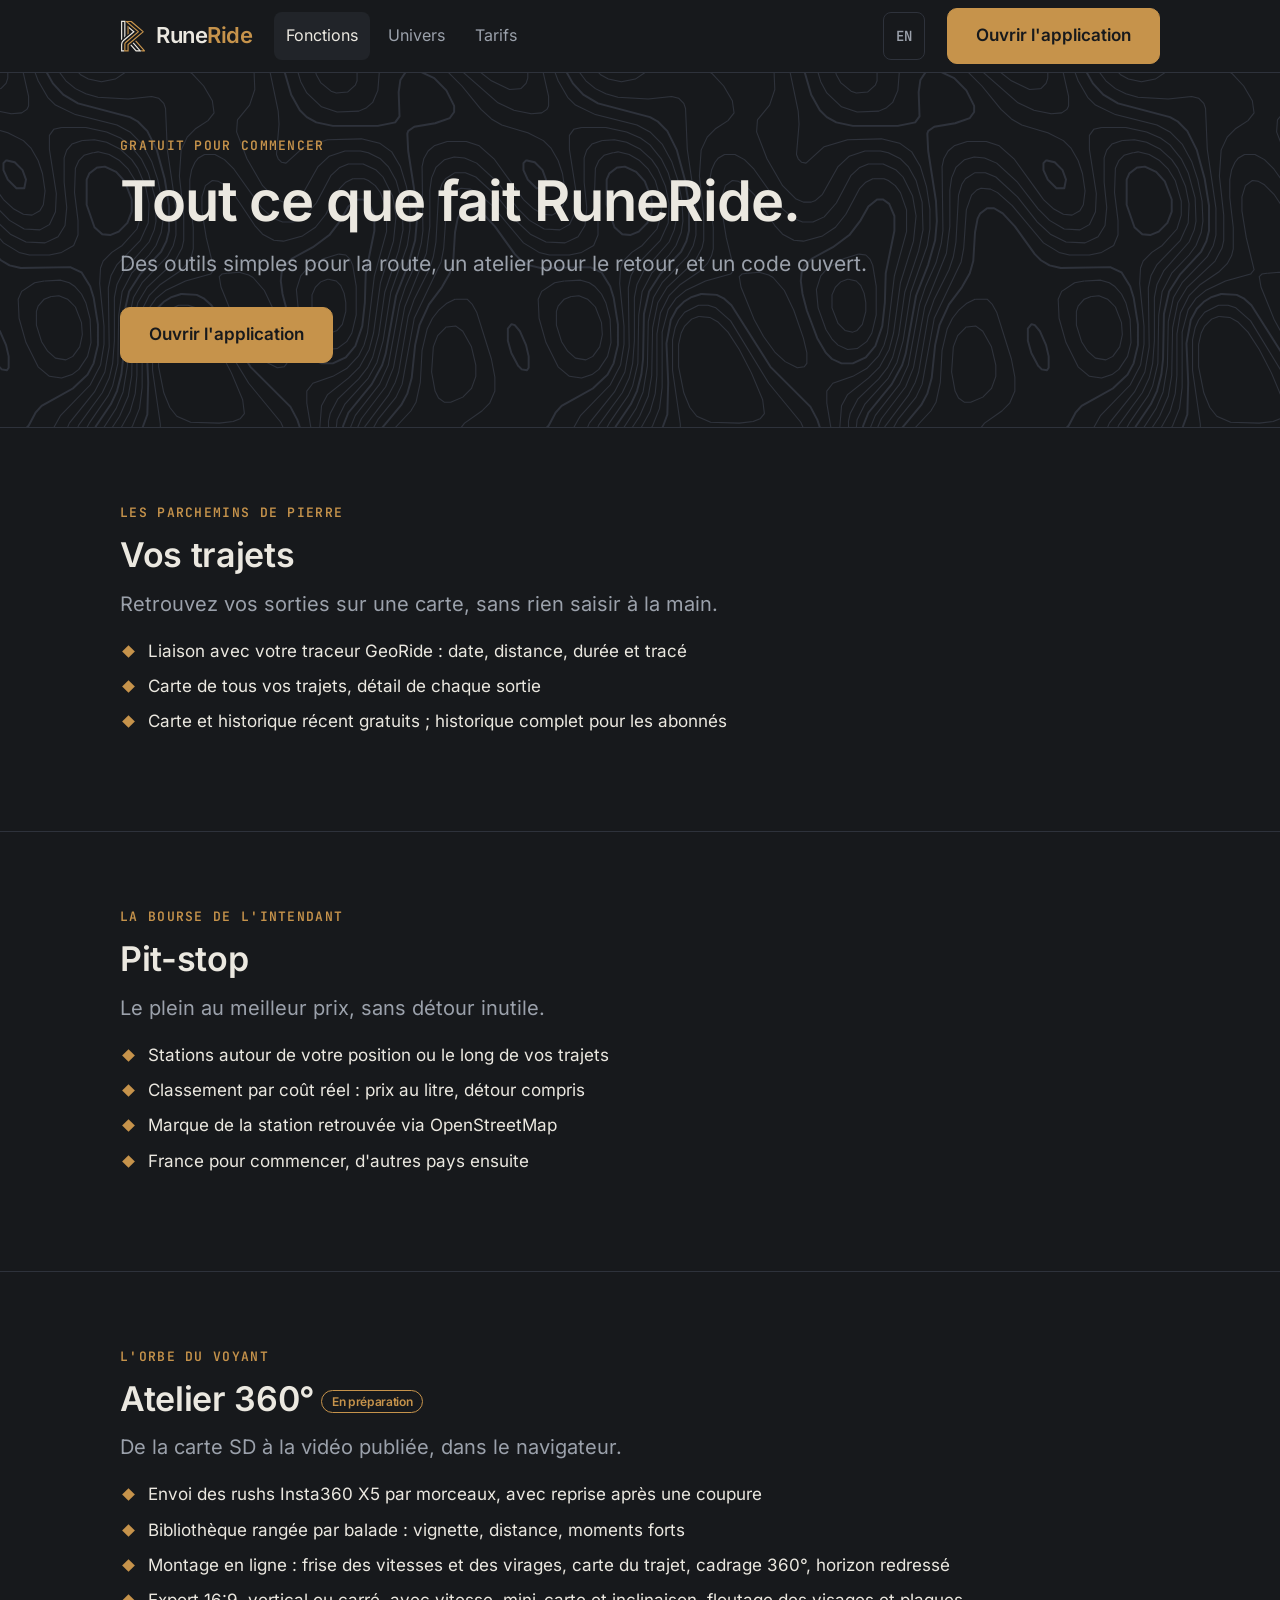
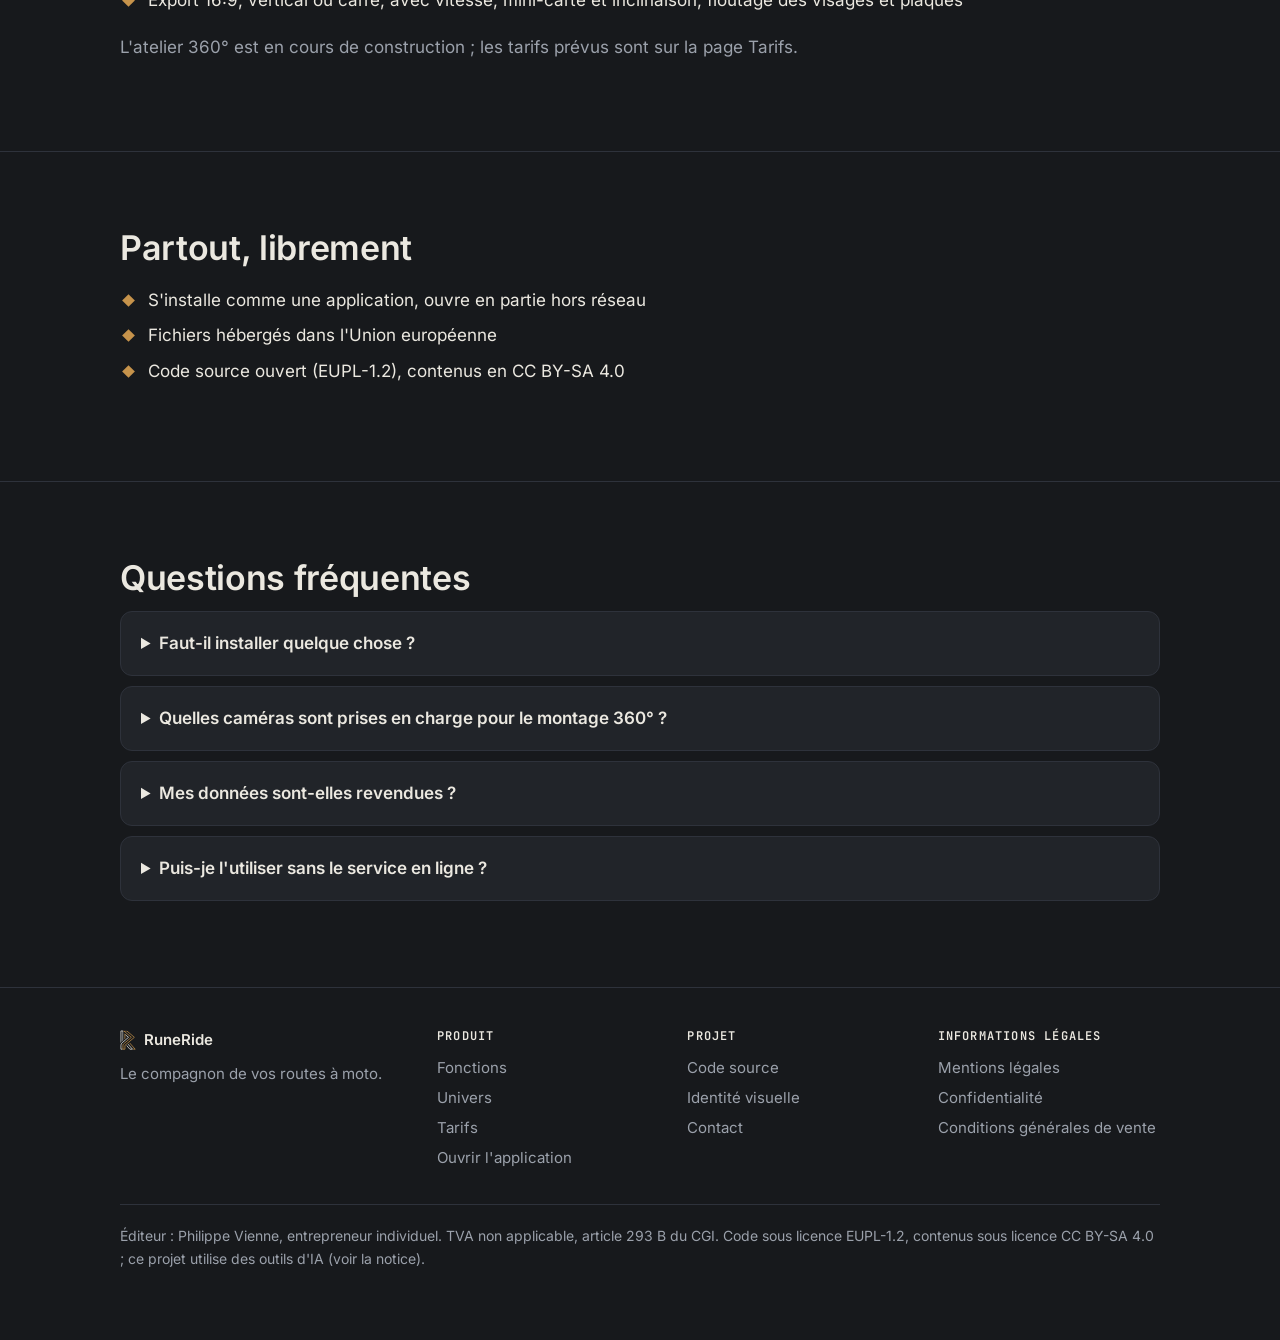
<file: fonctions/index.html>
<!doctype html>
<html lang="fr">
<head>
<meta charset="utf-8">
<meta name="viewport" content="width=device-width, initial-scale=1">
<title>Fonctions — RuneRide</title>
<meta name="description" content="Trajets GeoRide, ravitaillement au meilleur prix, atelier de montage 360° et application installable : tout ce que fait RuneRide.">
<link rel="canonical" href="https://runeride.fr/fonctions/">
<link rel="alternate" hreflang="fr" href="https://runeride.fr/fonctions/">
<link rel="alternate" hreflang="en" href="https://runeride.fr/en/features/">
<link rel="alternate" hreflang="x-default" href="https://runeride.fr/fonctions/">
<link rel="stylesheet" href="/assets/site.css">
<link rel="icon" href="/favicon.ico" sizes="48x48">
<link rel="apple-touch-icon" href="/assets/icons/apple-touch-icon.png">
<meta name="theme-color" content="#17191C">
<link rel="preload" href="/assets/fonts/inter-var.woff2" as="font" type="font/woff2" crossorigin>
<meta property="og:type" content="website">
<meta property="og:site_name" content="RuneRide">
<meta property="og:title" content="Fonctions — RuneRide">
<meta property="og:description" content="Trajets GeoRide, ravitaillement au meilleur prix, atelier de montage 360° et application installable : tout ce que fait RuneRide.">
<meta property="og:url" content="https://runeride.fr/fonctions/">
<meta property="og:image" content="https://runeride.fr/assets/og.png">
<meta property="og:locale" content="fr_FR">
<meta name="twitter:card" content="summary_large_image">
</head>
<body>
<a class="skip" href="#contenu">Aller au contenu</a>
<header class="top"><div class="wrap">
  <a class="brand" href="/"><img src="/assets/brand/monogram.svg" alt="" width="26" height="32"><span>Rune<span class="ride">Ride</span></span></a>
  <nav aria-label="Navigation principale"><a href="/fonctions/" aria-current="page">Fonctions</a><a href="/univers/">Univers</a><a href="/tarifs/">Tarifs</a></nav>
  <a class="lang" href="/en/features/" hreflang="en" lang="en" title="English version">EN</a>
  <a class="button primary" href="https://app.runeride.fr/">Ouvrir l'application</a>
</div></header>
<main id="contenu">
<section class="hero small"><div class="wrap">
  <div><p class="eyebrow">Gratuit pour commencer</p><h1>Tout ce que fait RuneRide.</h1><p class="lead">Des outils simples pour la route, un atelier pour le retour, et un code ouvert.</p>
  <div class="actions"><a class="button primary" href="https://app.runeride.fr/">Ouvrir l'application</a></div></div>
</div></section>
<section><div class="wrap">
  <div><div><p class="eyebrow">Les Parchemins de Pierre</p><h2>Vos trajets</h2><p class="lead">Retrouvez vos sorties sur une carte, sans rien saisir à la main.</p><ul class="checks"><li>Liaison avec votre traceur GeoRide : date, distance, durée et tracé</li><li>Carte de tous vos trajets, détail de chaque sortie</li><li>Carte et historique récent gratuits ; historique complet pour les abonnés</li></ul></div></div>
</div></section>
<section><div class="wrap">
  <div><div><p class="eyebrow">La Bourse de l'Intendant</p><h2>Pit-stop</h2><p class="lead">Le plein au meilleur prix, sans détour inutile.</p><ul class="checks"><li>Stations autour de votre position ou le long de vos trajets</li><li>Classement par coût réel : prix au litre, détour compris</li><li>Marque de la station retrouvée via OpenStreetMap</li><li>France pour commencer, d'autres pays ensuite</li></ul></div></div>
</div></section>
<section><div class="wrap">
  <div><div><p class="eyebrow">L'Orbe du Voyant</p><h2>Atelier 360°<span class="badge">En préparation</span></h2><p class="lead">De la carte SD à la vidéo publiée, dans le navigateur.</p><ul class="checks"><li>Envoi des rushs Insta360 X5 par morceaux, avec reprise après une coupure</li><li>Bibliothèque rangée par balade : vignette, distance, moments forts</li><li>Montage en ligne : frise des vitesses et des virages, carte du trajet, cadrage 360°, horizon redressé</li><li>Export 16:9, vertical ou carré, avec vitesse, mini-carte et inclinaison, floutage des visages et plaques</li></ul><p class="muted">L'atelier 360° est en cours de construction ; les tarifs prévus sont sur la page Tarifs.</p></div></div>
</div></section>
<section><div class="wrap">
  <div><div><h2>Partout, librement</h2><p class="lead"></p><ul class="checks"><li>S'installe comme une application, ouvre en partie hors réseau</li><li>Fichiers hébergés dans l'Union européenne</li><li>Code source ouvert (EUPL-1.2), contenus en CC BY-SA 4.0</li></ul></div></div>
</div></section>
<section><div class="wrap">
  <h2>Questions fréquentes</h2>
  <details><summary>Faut-il installer quelque chose ?</summary><p>Non. RuneRide fonctionne dans un navigateur récent, sur ordinateur comme sur téléphone, et peut s'ajouter à l'écran d'accueil.</p></details><details><summary>Quelles caméras sont prises en charge pour le montage 360° ?</summary><p>L'Insta360 X5 (fichiers .insv et .lrv). D'autres modèles viendront selon la demande.</p></details><details><summary>Mes données sont-elles revendues ?</summary><p>Non. Vos trajets, positions et vidéos ne servent qu'à vous rendre le service. Aucun traceur publicitaire, aucune mesure d'audience sur ce site. Détail dans la <a href="/confidentialite/">politique de confidentialité</a>.</p></details><details><summary>Puis-je l'utiliser sans le service en ligne ?</summary><p>Oui, le logiciel est libre : le code est sur <a href="https://github.com/RuneRide">GitHub</a>.</p></details>
</div></section>
</main>
<footer><div class="wrap">
  <div><span class="foot-brand"><img src="/assets/brand/monogram.svg" alt="" width="16" height="20">RuneRide</span>
    <p>Le compagnon de vos routes à moto.</p></div>
  <div><h4>Produit</h4><ul>
    <li><a href="/fonctions/">Fonctions</a></li><li><a href="/univers/">Univers</a></li><li><a href="/tarifs/">Tarifs</a></li>
    <li><a href="https://app.runeride.fr/">Ouvrir l'application</a></li></ul></div>
  <div><h4>Projet</h4><ul>
    <li><a href="https://github.com/RuneRide">Code source</a></li><li><a href="https://brand.runeride.fr/">Identité visuelle</a></li>
    <li><a href="mailto:contact@runeride.fr">Contact</a></li></ul></div>
  <div><h4>Informations légales</h4><ul><li><a href="/mentions-legales/">Mentions légales</a></li><li><a href="/confidentialite/">Confidentialité</a></li><li><a href="/cgv/">Conditions générales de vente</a></li></ul></div>
  <p class="legal-line">Éditeur : Philippe Vienne, entrepreneur individuel. TVA non applicable, article 293 B du CGI. Code sous licence EUPL-1.2, contenus sous licence CC BY-SA 4.0 ; ce projet utilise des outils d'IA (voir la <a href="https://github.com/RuneRide/identity/blob/main/NOTICE.md">notice</a>).</p>
</div></footer>
</body>
</html>
</file>
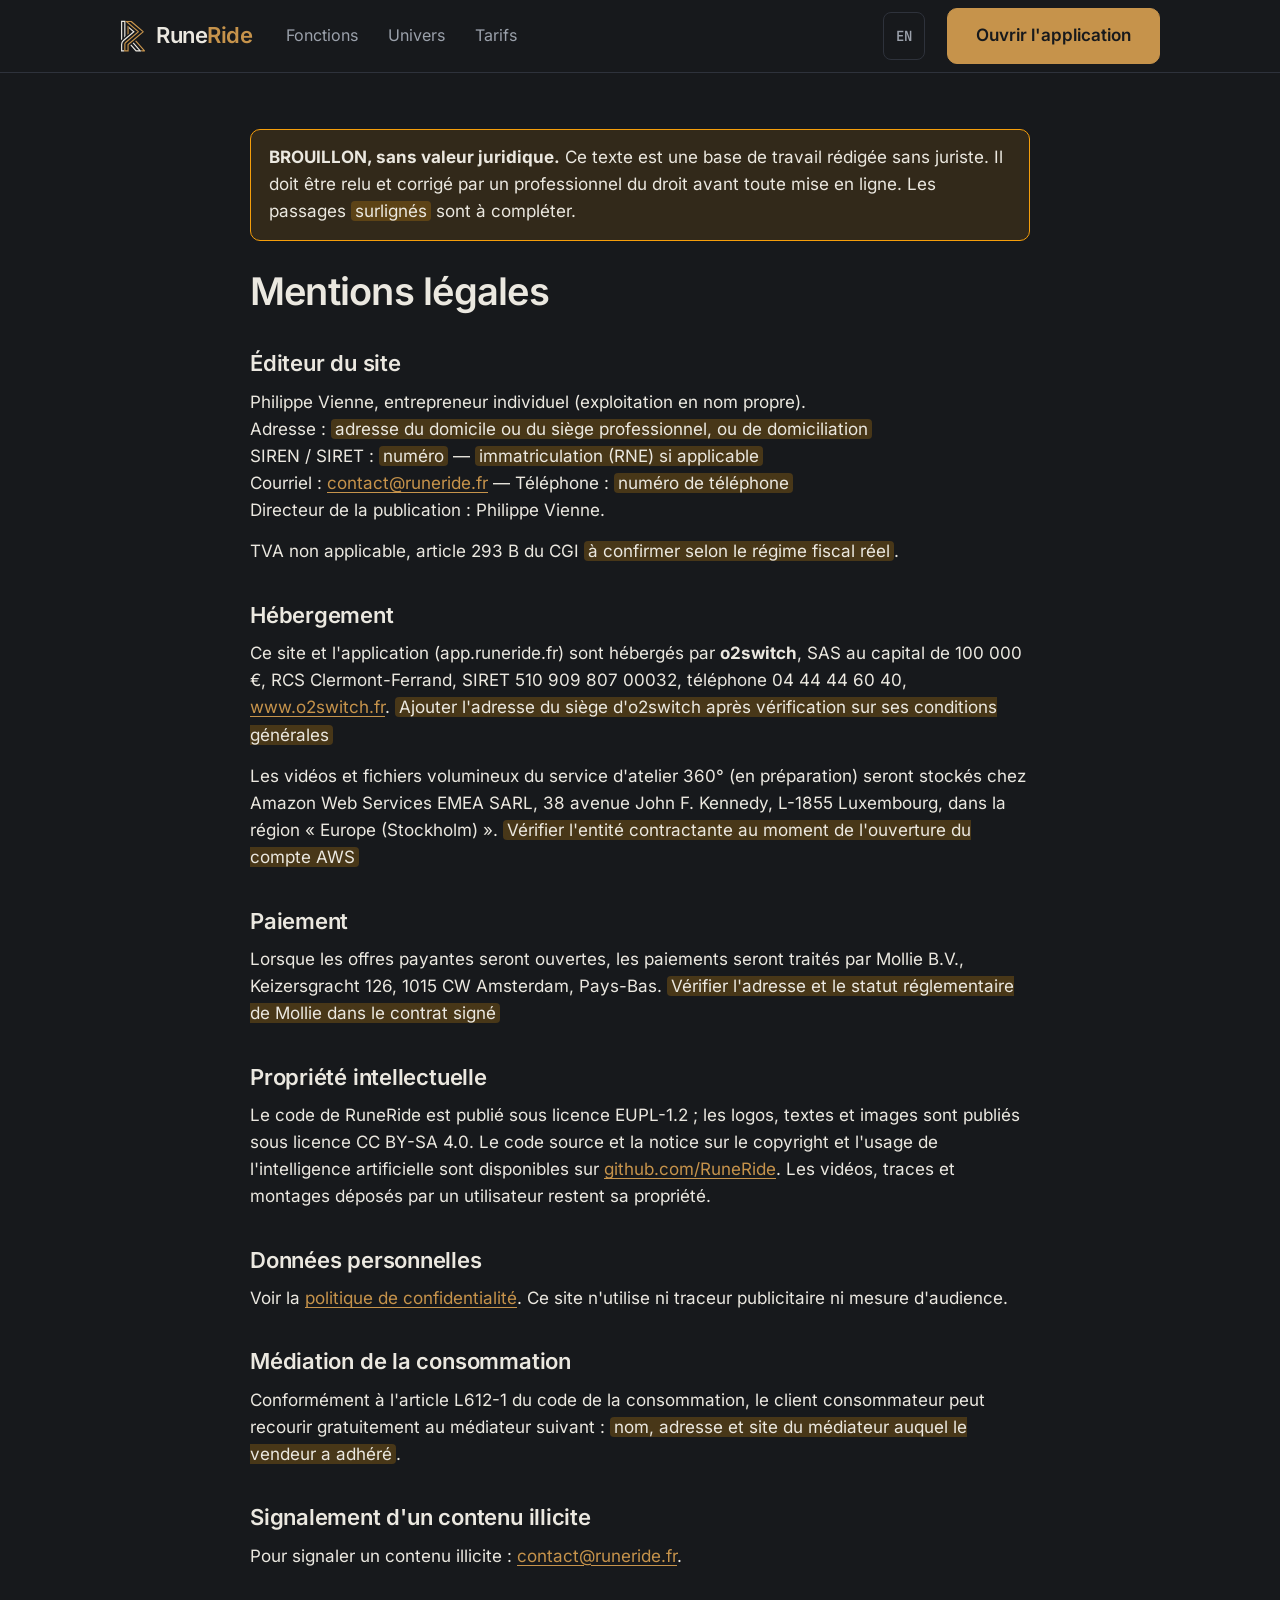
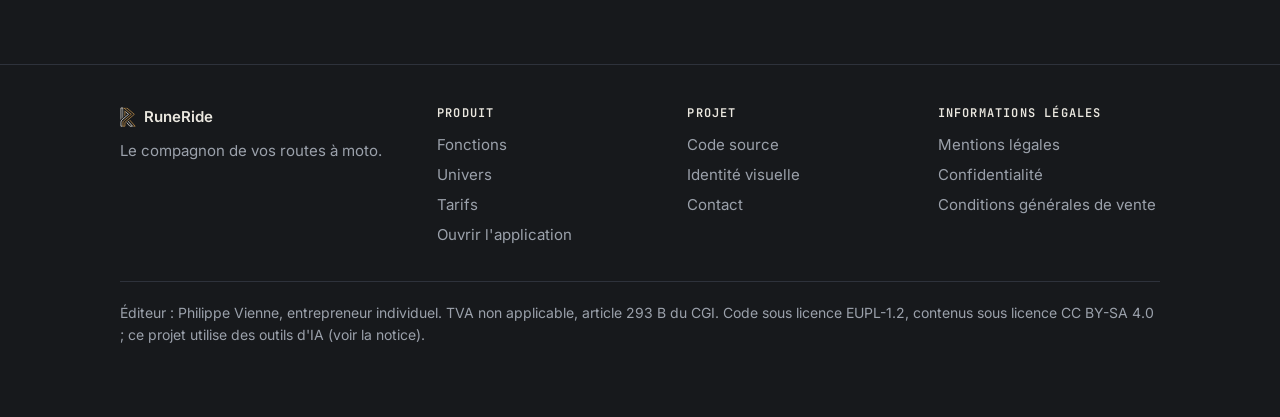
<file: mentions-legales/index.html>
<!doctype html>
<html lang="fr">
<head>
<meta charset="utf-8">
<meta name="viewport" content="width=device-width, initial-scale=1">
<title>Mentions légales — RuneRide</title>
<meta name="description" content="Mentions légales du site RuneRide (LCEN) : éditeur, hébergeur, contact.">
<meta name="robots" content="noindex">
<link rel="canonical" href="https://runeride.fr/mentions-legales/">
<link rel="alternate" hreflang="fr" href="https://runeride.fr/mentions-legales/">
<link rel="alternate" hreflang="en" href="https://runeride.fr/en/legal/">
<link rel="alternate" hreflang="x-default" href="https://runeride.fr/mentions-legales/">
<link rel="stylesheet" href="/assets/site.css">
<link rel="icon" href="/favicon.ico" sizes="48x48">
<link rel="apple-touch-icon" href="/assets/icons/apple-touch-icon.png">
<meta name="theme-color" content="#17191C">
<link rel="preload" href="/assets/fonts/inter-var.woff2" as="font" type="font/woff2" crossorigin>
<meta property="og:type" content="website">
<meta property="og:site_name" content="RuneRide">
<meta property="og:title" content="Mentions légales — RuneRide">
<meta property="og:description" content="Mentions légales du site RuneRide (LCEN) : éditeur, hébergeur, contact.">
<meta property="og:url" content="https://runeride.fr/mentions-legales/">
<meta property="og:image" content="https://runeride.fr/assets/og.png">
<meta property="og:locale" content="fr_FR">
<meta name="twitter:card" content="summary_large_image">
</head>
<body>
<a class="skip" href="#contenu">Aller au contenu</a>
<header class="top"><div class="wrap">
  <a class="brand" href="/"><img src="/assets/brand/monogram.svg" alt="" width="26" height="32"><span>Rune<span class="ride">Ride</span></span></a>
  <nav aria-label="Navigation principale"><a href="/fonctions/">Fonctions</a><a href="/univers/">Univers</a><a href="/tarifs/">Tarifs</a></nav>
  <a class="lang" href="/en/legal/" hreflang="en" lang="en" title="English version">EN</a>
  <a class="button primary" href="https://app.runeride.fr/">Ouvrir l'application</a>
</div></header>
<main id="contenu">
<div class="wrap legal"><div class="draft"><strong>BROUILLON, sans valeur juridique.</strong> Ce texte est une base de travail rédigée sans juriste. Il doit être relu et corrigé par un professionnel du droit avant toute mise en ligne. Les passages <span class="todo">surlignés</span> sont à compléter.</div>
<h1>Mentions légales</h1>
<h2>Éditeur du site</h2>
<p>Philippe Vienne, entrepreneur individuel (exploitation en nom propre).<br>
Adresse : <span class="todo">adresse du domicile ou du siège professionnel, ou de domiciliation</span><br>
SIREN / SIRET : <span class="todo">numéro</span> — <span class="todo">immatriculation (RNE) si applicable</span><br>
Courriel : <a href="mailto:contact@runeride.fr">contact@runeride.fr</a> — Téléphone : <span class="todo">numéro de téléphone</span><br>
Directeur de la publication : Philippe Vienne.</p>
<p>TVA non applicable, article 293 B du CGI <span class="todo">à confirmer selon le régime fiscal réel</span>.</p>
<h2>Hébergement</h2>
<p>Ce site et l'application (app.runeride.fr) sont hébergés par <strong>o2switch</strong>, SAS au capital de 100 000 €, RCS Clermont-Ferrand, SIRET 510 909 807 00032, téléphone 04 44 44 60 40, <a href="https://www.o2switch.fr/">www.o2switch.fr</a>.
<span class="todo">Ajouter l'adresse du siège d'o2switch après vérification sur ses conditions générales</span></p>
<p>Les vidéos et fichiers volumineux du service d'atelier 360° (en préparation) seront stockés chez Amazon Web Services EMEA SARL, 38 avenue John F. Kennedy, L-1855 Luxembourg, dans la région «&nbsp;Europe (Stockholm)&nbsp;». <span class="todo">Vérifier l'entité contractante au moment de l'ouverture du compte AWS</span></p>
<h2>Paiement</h2>
<p>Lorsque les offres payantes seront ouvertes, les paiements seront traités par Mollie B.V., Keizersgracht 126, 1015 CW Amsterdam, Pays-Bas. <span class="todo">Vérifier l'adresse et le statut réglementaire de Mollie dans le contrat signé</span></p>
<h2>Propriété intellectuelle</h2>
<p>Le code de RuneRide est publié sous licence EUPL-1.2 ; les logos, textes et images sont publiés sous licence CC BY-SA 4.0. Le code source et la notice sur le copyright et l'usage de l'intelligence artificielle sont disponibles sur <a href="https://github.com/RuneRide">github.com/RuneRide</a>.
Les vidéos, traces et montages déposés par un utilisateur restent sa propriété.</p>
<h2>Données personnelles</h2>
<p>Voir la <a href="/confidentialite/">politique de confidentialité</a>. Ce site n'utilise ni traceur publicitaire ni mesure d'audience.</p>
<h2>Médiation de la consommation</h2>
<p>Conformément à l'article L612-1 du code de la consommation, le client consommateur peut recourir gratuitement au médiateur suivant : <span class="todo">nom, adresse et site du médiateur auquel le vendeur a adhéré</span>.</p>
<h2>Signalement d'un contenu illicite</h2>
<p>Pour signaler un contenu illicite : <a href="mailto:contact@runeride.fr">contact@runeride.fr</a>.</p></div>
</main>
<footer><div class="wrap">
  <div><span class="foot-brand"><img src="/assets/brand/monogram.svg" alt="" width="16" height="20">RuneRide</span>
    <p>Le compagnon de vos routes à moto.</p></div>
  <div><h4>Produit</h4><ul>
    <li><a href="/fonctions/">Fonctions</a></li><li><a href="/univers/">Univers</a></li><li><a href="/tarifs/">Tarifs</a></li>
    <li><a href="https://app.runeride.fr/">Ouvrir l'application</a></li></ul></div>
  <div><h4>Projet</h4><ul>
    <li><a href="https://github.com/RuneRide">Code source</a></li><li><a href="https://brand.runeride.fr/">Identité visuelle</a></li>
    <li><a href="mailto:contact@runeride.fr">Contact</a></li></ul></div>
  <div><h4>Informations légales</h4><ul><li><a href="/mentions-legales/">Mentions légales</a></li><li><a href="/confidentialite/">Confidentialité</a></li><li><a href="/cgv/">Conditions générales de vente</a></li></ul></div>
  <p class="legal-line">Éditeur : Philippe Vienne, entrepreneur individuel. TVA non applicable, article 293 B du CGI. Code sous licence EUPL-1.2, contenus sous licence CC BY-SA 4.0 ; ce projet utilise des outils d'IA (voir la <a href="https://github.com/RuneRide/identity/blob/main/NOTICE.md">notice</a>).</p>
</div></footer>
</body>
</html>
</file>
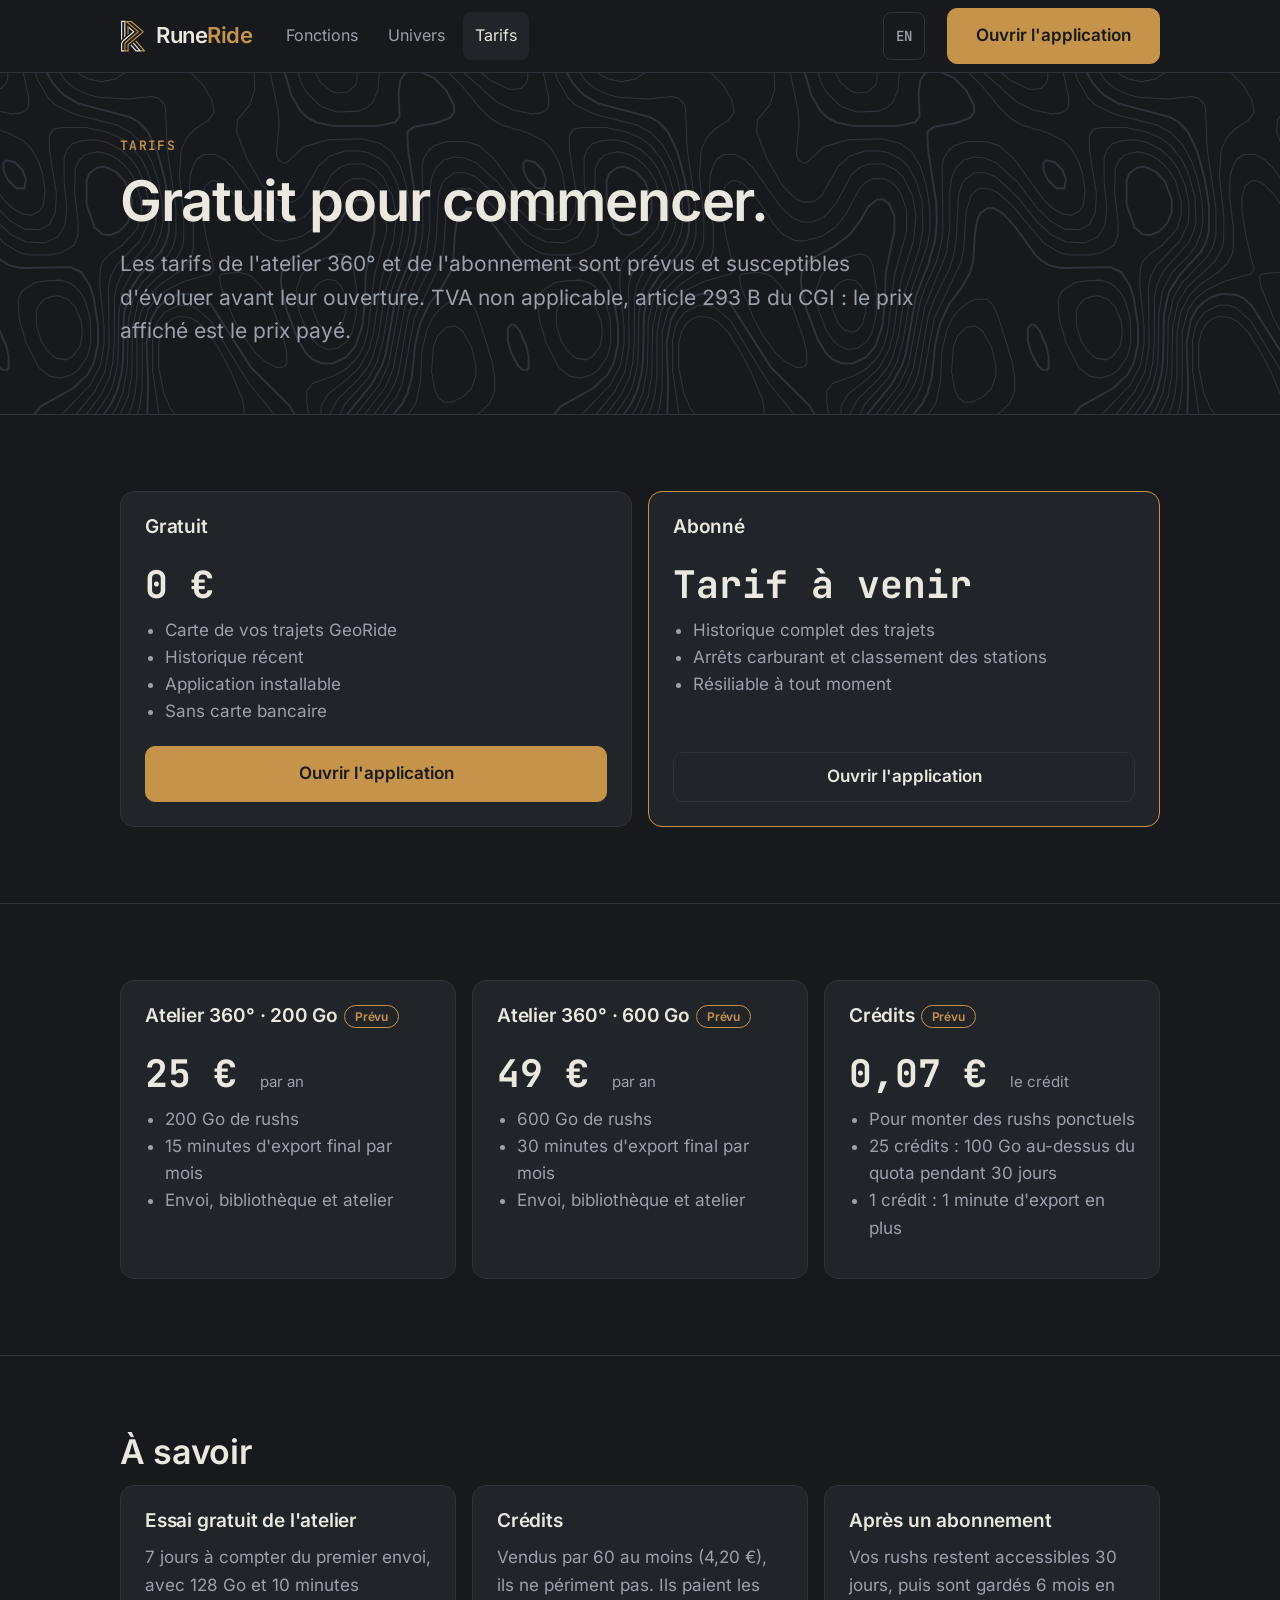
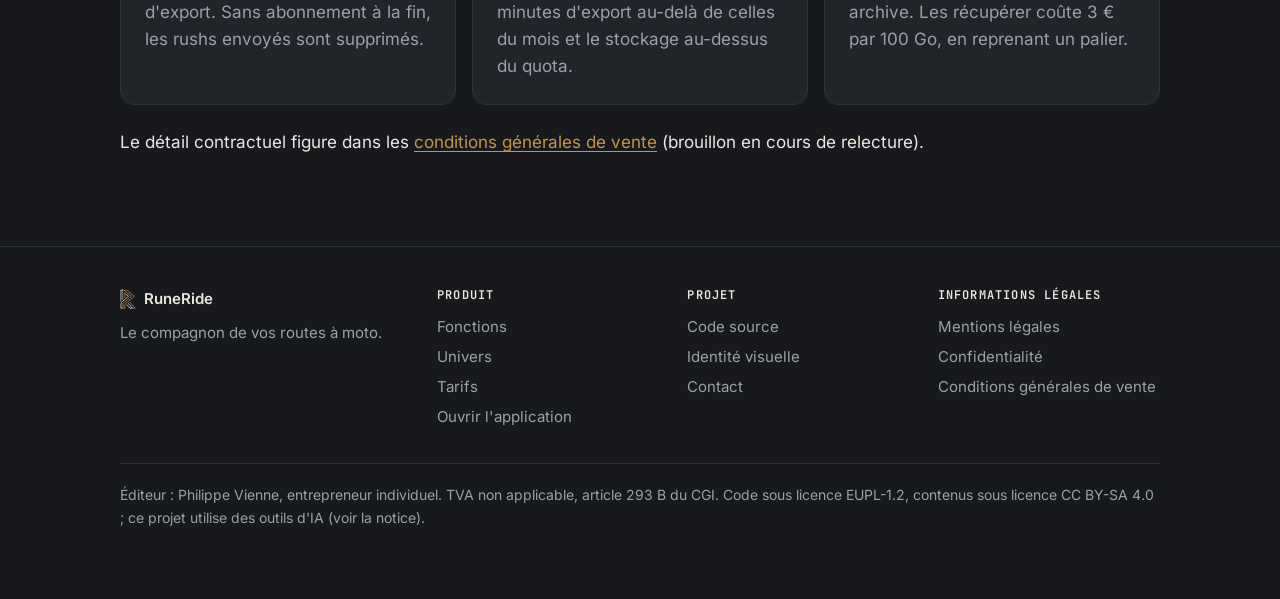
<file: tarifs/index.html>
<!doctype html>
<html lang="fr">
<head>
<meta charset="utf-8">
<meta name="viewport" content="width=device-width, initial-scale=1">
<title>Tarifs — RuneRide</title>
<meta name="description" content="L&#x27;application est gratuite pour commencer. Abonnement pour l&#x27;historique complet et les arrêts carburant ; atelier 360° prévu à partir de 25 € par an.">
<link rel="canonical" href="https://runeride.fr/tarifs/">
<link rel="alternate" hreflang="fr" href="https://runeride.fr/tarifs/">
<link rel="alternate" hreflang="en" href="https://runeride.fr/en/pricing/">
<link rel="alternate" hreflang="x-default" href="https://runeride.fr/tarifs/">
<link rel="stylesheet" href="/assets/site.css">
<link rel="icon" href="/favicon.ico" sizes="48x48">
<link rel="apple-touch-icon" href="/assets/icons/apple-touch-icon.png">
<meta name="theme-color" content="#17191C">
<link rel="preload" href="/assets/fonts/inter-var.woff2" as="font" type="font/woff2" crossorigin>
<meta property="og:type" content="website">
<meta property="og:site_name" content="RuneRide">
<meta property="og:title" content="Tarifs — RuneRide">
<meta property="og:description" content="L&#x27;application est gratuite pour commencer. Abonnement pour l&#x27;historique complet et les arrêts carburant ; atelier 360° prévu à partir de 25 € par an.">
<meta property="og:url" content="https://runeride.fr/tarifs/">
<meta property="og:image" content="https://runeride.fr/assets/og.png">
<meta property="og:locale" content="fr_FR">
<meta name="twitter:card" content="summary_large_image">
</head>
<body>
<a class="skip" href="#contenu">Aller au contenu</a>
<header class="top"><div class="wrap">
  <a class="brand" href="/"><img src="/assets/brand/monogram.svg" alt="" width="26" height="32"><span>Rune<span class="ride">Ride</span></span></a>
  <nav aria-label="Navigation principale"><a href="/fonctions/">Fonctions</a><a href="/univers/">Univers</a><a href="/tarifs/" aria-current="page">Tarifs</a></nav>
  <a class="lang" href="/en/pricing/" hreflang="en" lang="en" title="English version">EN</a>
  <a class="button primary" href="https://app.runeride.fr/">Ouvrir l'application</a>
</div></header>
<main id="contenu">
<section class="hero small"><div class="wrap"><div><p class="eyebrow">Tarifs</p><h1>Gratuit pour commencer.</h1><p class="lead">Les tarifs de l'atelier 360° et de l'abonnement sont prévus et susceptibles d'évoluer avant leur ouverture. TVA non applicable, article 293 B du CGI : le prix affiché est le prix payé.</p></div></div></section>
<section><div class="wrap">
  <div class="plans"><div class="card plan"><h3>Gratuit</h3><div class="price">0 €</div><ul><li>Carte de vos trajets GeoRide</li><li>Historique récent</li><li>Application installable</li><li>Sans carte bancaire</li></ul><a class="button primary" href="https://app.runeride.fr/">Ouvrir l'application</a></div><div class="card plan featured"><h3>Abonné</h3><div class="price">Tarif à venir</div><ul><li>Historique complet des trajets</li><li>Arrêts carburant et classement des stations</li><li>Résiliable à tout moment</li></ul><a class="button" href="https://app.runeride.fr/">Ouvrir l'application</a></div></div>
</div></section>
<section><div class="wrap">
  <div class="plans"><div class="card plan"><h3>Atelier 360° · 200 Go<span class="badge">Prévu</span></h3><div class="price">25 € <small>par an</small></div><ul><li>200 Go de rushs</li><li>15 minutes d'export final par mois</li><li>Envoi, bibliothèque et atelier</li></ul></div><div class="card plan"><h3>Atelier 360° · 600 Go<span class="badge">Prévu</span></h3><div class="price">49 € <small>par an</small></div><ul><li>600 Go de rushs</li><li>30 minutes d'export final par mois</li><li>Envoi, bibliothèque et atelier</li></ul></div><div class="card plan"><h3>Crédits<span class="badge">Prévu</span></h3><div class="price">0,07 € <small>le crédit</small></div><ul><li>Pour monter des rushs ponctuels</li><li>25 crédits : 100 Go au-dessus du quota pendant 30 jours</li><li>1 crédit : 1 minute d'export en plus</li></ul></div></div>
</div></section>
<section><div class="wrap"><h2>À savoir</h2><div class="grid"><div class="card"><h3>Essai gratuit de l'atelier</h3><p class="muted">7 jours à compter du premier envoi, avec 128 Go et 10 minutes d'export. Sans abonnement à la fin, les rushs envoyés sont supprimés.</p></div><div class="card"><h3>Crédits</h3><p class="muted">Vendus par 60 au moins (4,20 €), ils ne périment pas. Ils paient les minutes d'export au-delà de celles du mois et le stockage au-dessus du quota.</p></div><div class="card"><h3>Après un abonnement</h3><p class="muted">Vos rushs restent accessibles 30 jours, puis sont gardés 6 mois en archive. Les récupérer coûte 3 € par 100 Go, en reprenant un palier.</p></div></div><p>Le détail contractuel figure dans les <a href="/cgv/">conditions générales de vente</a> (brouillon en cours de relecture).</p></div></section>
</main>
<footer><div class="wrap">
  <div><span class="foot-brand"><img src="/assets/brand/monogram.svg" alt="" width="16" height="20">RuneRide</span>
    <p>Le compagnon de vos routes à moto.</p></div>
  <div><h4>Produit</h4><ul>
    <li><a href="/fonctions/">Fonctions</a></li><li><a href="/univers/">Univers</a></li><li><a href="/tarifs/">Tarifs</a></li>
    <li><a href="https://app.runeride.fr/">Ouvrir l'application</a></li></ul></div>
  <div><h4>Projet</h4><ul>
    <li><a href="https://github.com/RuneRide">Code source</a></li><li><a href="https://brand.runeride.fr/">Identité visuelle</a></li>
    <li><a href="mailto:contact@runeride.fr">Contact</a></li></ul></div>
  <div><h4>Informations légales</h4><ul><li><a href="/mentions-legales/">Mentions légales</a></li><li><a href="/confidentialite/">Confidentialité</a></li><li><a href="/cgv/">Conditions générales de vente</a></li></ul></div>
  <p class="legal-line">Éditeur : Philippe Vienne, entrepreneur individuel. TVA non applicable, article 293 B du CGI. Code sous licence EUPL-1.2, contenus sous licence CC BY-SA 4.0 ; ce projet utilise des outils d'IA (voir la <a href="https://github.com/RuneRide/identity/blob/main/NOTICE.md">notice</a>).</p>
</div></footer>
</body>
</html>
</file>
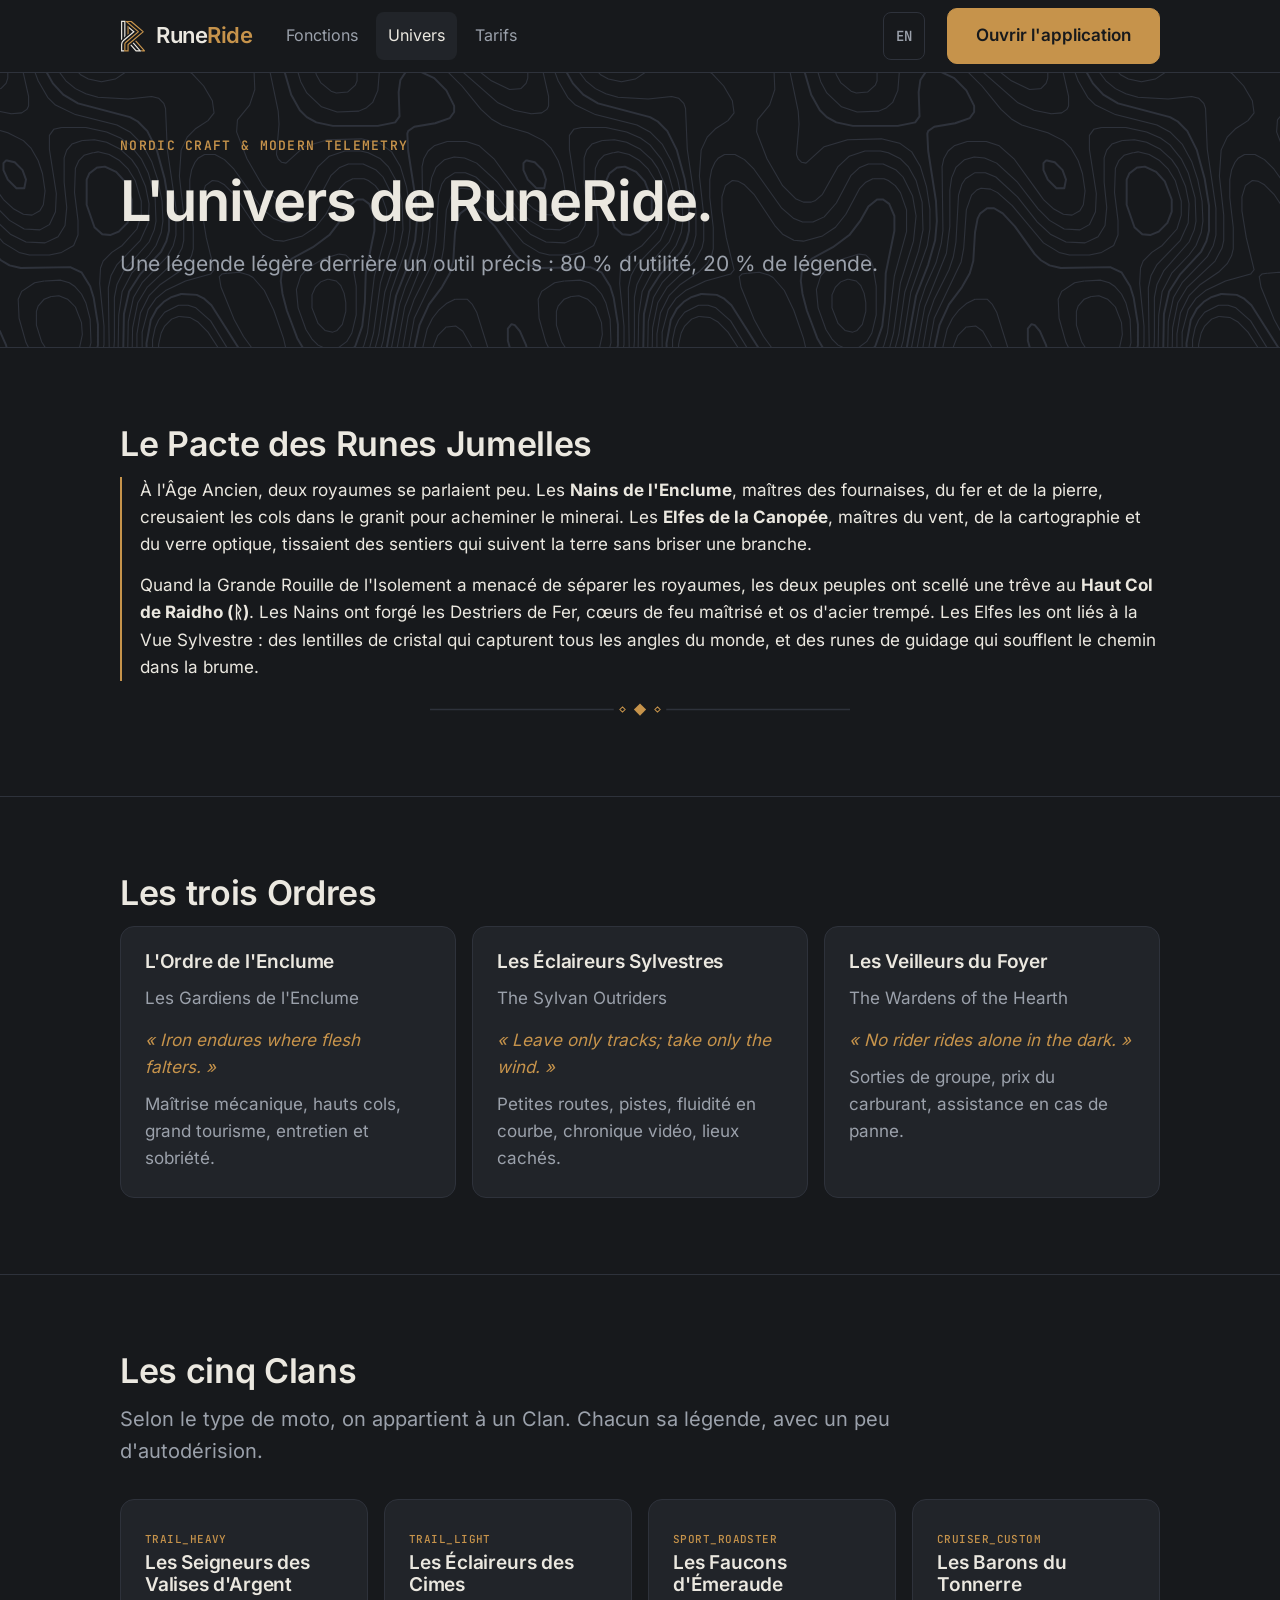
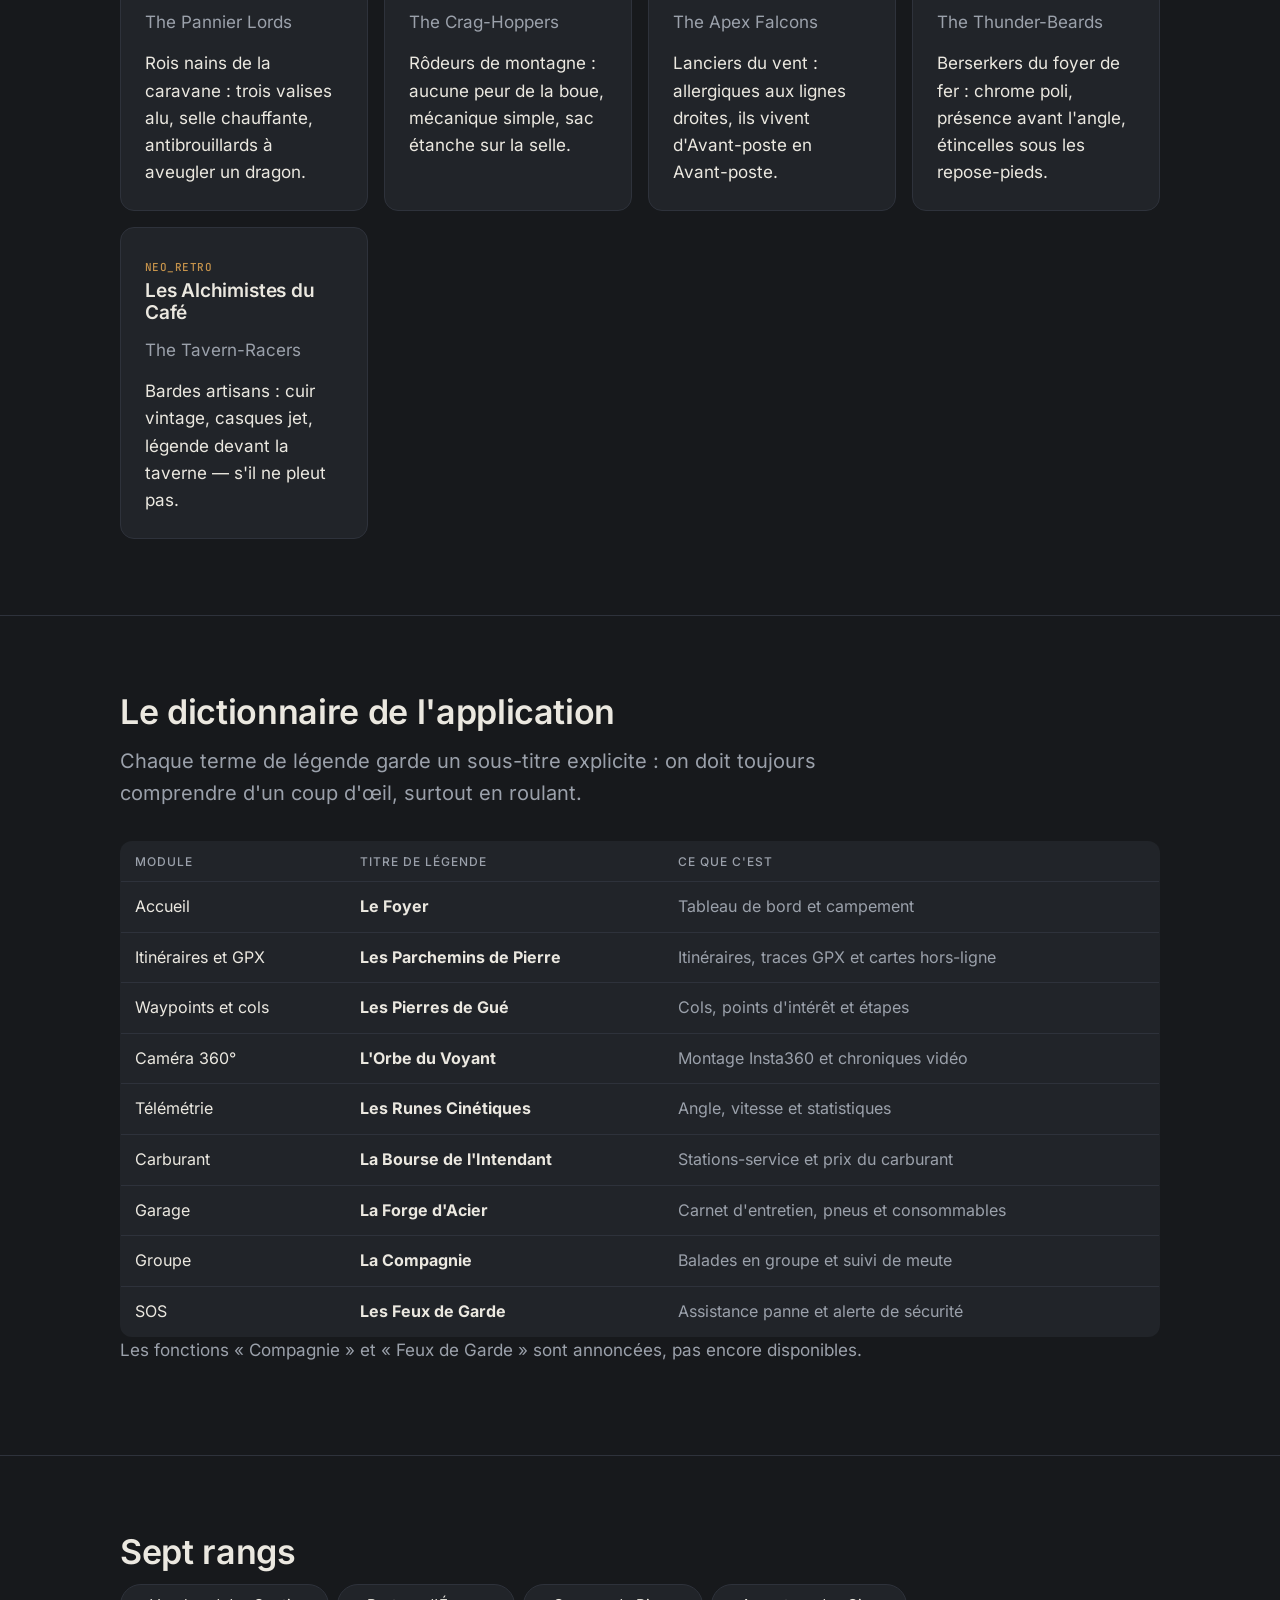
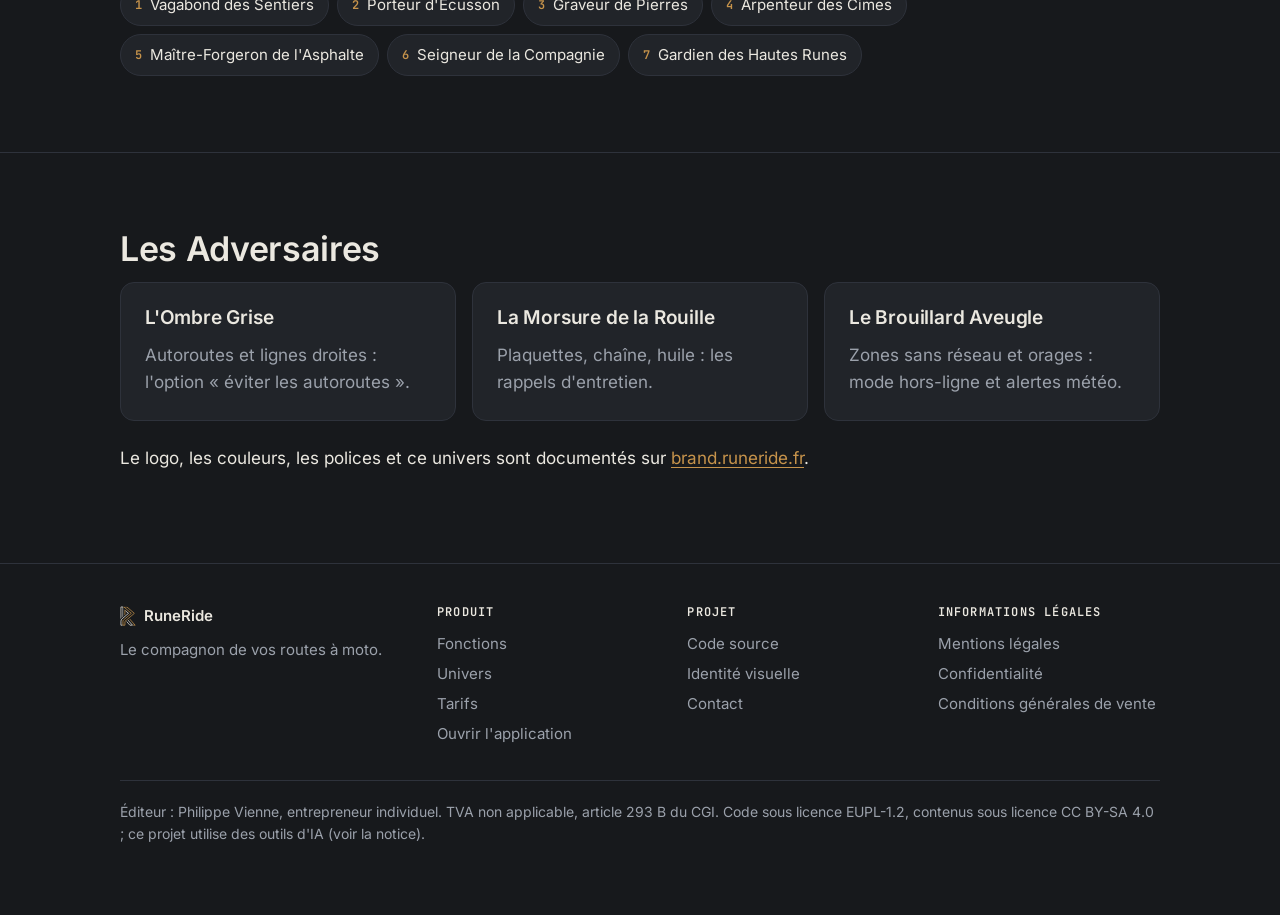
<file: univers/index.html>
<!doctype html>
<html lang="fr">
<head>
<meta charset="utf-8">
<meta name="viewport" content="width=device-width, initial-scale=1">
<title>Univers — RuneRide</title>
<meta name="description" content="Le Pacte des Runes Jumelles, les trois Ordres, les cinq Clans de riders et le dictionnaire de l&#x27;application RuneRide.">
<link rel="canonical" href="https://runeride.fr/univers/">
<link rel="alternate" hreflang="fr" href="https://runeride.fr/univers/">
<link rel="alternate" hreflang="en" href="https://runeride.fr/en/universe/">
<link rel="alternate" hreflang="x-default" href="https://runeride.fr/univers/">
<link rel="stylesheet" href="/assets/site.css">
<link rel="icon" href="/favicon.ico" sizes="48x48">
<link rel="apple-touch-icon" href="/assets/icons/apple-touch-icon.png">
<meta name="theme-color" content="#17191C">
<link rel="preload" href="/assets/fonts/inter-var.woff2" as="font" type="font/woff2" crossorigin>
<meta property="og:type" content="website">
<meta property="og:site_name" content="RuneRide">
<meta property="og:title" content="Univers — RuneRide">
<meta property="og:description" content="Le Pacte des Runes Jumelles, les trois Ordres, les cinq Clans de riders et le dictionnaire de l&#x27;application RuneRide.">
<meta property="og:url" content="https://runeride.fr/univers/">
<meta property="og:image" content="https://runeride.fr/assets/og.png">
<meta property="og:locale" content="fr_FR">
<meta name="twitter:card" content="summary_large_image">
</head>
<body>
<a class="skip" href="#contenu">Aller au contenu</a>
<header class="top"><div class="wrap">
  <a class="brand" href="/"><img src="/assets/brand/monogram.svg" alt="" width="26" height="32"><span>Rune<span class="ride">Ride</span></span></a>
  <nav aria-label="Navigation principale"><a href="/fonctions/">Fonctions</a><a href="/univers/" aria-current="page">Univers</a><a href="/tarifs/">Tarifs</a></nav>
  <a class="lang" href="/en/universe/" hreflang="en" lang="en" title="English version">EN</a>
  <a class="button primary" href="https://app.runeride.fr/">Ouvrir l'application</a>
</div></header>
<main id="contenu">
<section class="hero small"><div class="wrap">
  <div><p class="eyebrow">Nordic Craft &amp; Modern Telemetry</p><h1>L'univers de RuneRide.</h1><p class="lead">Une légende légère derrière un outil précis : 80 % d'utilité, 20 % de légende.</p></div>
</div></section>
<section><div class="wrap">
  <h2>Le Pacte des Runes Jumelles</h2>
  <div class="quote"><p>À l'Âge Ancien, deux royaumes se parlaient peu. Les <strong>Nains de l'Enclume</strong>, maîtres des fournaises, du fer et de la pierre, creusaient les cols dans le granit pour acheminer le minerai. Les <strong>Elfes de la Canopée</strong>, maîtres du vent, de la cartographie et du verre optique, tissaient des sentiers qui suivent la terre sans briser une branche.</p><p>Quand la Grande Rouille de l'Isolement a menacé de séparer les royaumes, les deux peuples ont scellé une trêve au <strong>Haut Col de Raidho (ᚱ)</strong>. Les Nains ont forgé les Destriers de Fer, cœurs de feu maîtrisé et os d'acier trempé. Les Elfes les ont liés à la Vue Sylvestre : des lentilles de cristal qui capturent tous les angles du monde, et des runes de guidage qui soufflent le chemin dans la brume.</p></div>
  <img class="rdiv" src="/assets/patterns/runic-divider-ornate.svg" alt="" width="480" height="24">
</div></section>
<section><div class="wrap"><h2>Les trois Ordres</h2><div class="grid"><div class="card"><h3>L'Ordre de l'Enclume</h3><p class="muted">Les Gardiens de l'Enclume</p><p class="motto">«&nbsp;Iron endures where flesh falters.&nbsp;»</p><p class="muted">Maîtrise mécanique, hauts cols, grand tourisme, entretien et sobriété.</p></div><div class="card"><h3>Les Éclaireurs Sylvestres</h3><p class="muted">The Sylvan Outriders</p><p class="motto">«&nbsp;Leave only tracks; take only the wind.&nbsp;»</p><p class="muted">Petites routes, pistes, fluidité en courbe, chronique vidéo, lieux cachés.</p></div><div class="card"><h3>Les Veilleurs du Foyer</h3><p class="muted">The Wardens of the Hearth</p><p class="motto">«&nbsp;No rider rides alone in the dark.&nbsp;»</p><p class="muted">Sorties de groupe, prix du carburant, assistance en cas de panne.</p></div></div></div></section>
<section><div class="wrap"><h2>Les cinq Clans</h2><p class="lead">Selon le type de moto, on appartient à un Clan. Chacun sa légende, avec un peu d'autodérision.</p><div class="grid"><div class="card"><span class="tag-id">TRAIL_HEAVY</span><h3>Les Seigneurs des Valises d'Argent</h3><p class="muted">The Pannier Lords</p><p>Rois nains de la caravane : trois valises alu, selle chauffante, antibrouillards à aveugler un dragon.</p></div><div class="card"><span class="tag-id">TRAIL_LIGHT</span><h3>Les Éclaireurs des Cimes</h3><p class="muted">The Crag-Hoppers</p><p>Rôdeurs de montagne : aucune peur de la boue, mécanique simple, sac étanche sur la selle.</p></div><div class="card"><span class="tag-id">SPORT_ROADSTER</span><h3>Les Faucons d'Émeraude</h3><p class="muted">The Apex Falcons</p><p>Lanciers du vent : allergiques aux lignes droites, ils vivent d'Avant-poste en Avant-poste.</p></div><div class="card"><span class="tag-id">CRUISER_CUSTOM</span><h3>Les Barons du Tonnerre</h3><p class="muted">The Thunder-Beards</p><p>Berserkers du foyer de fer : chrome poli, présence avant l'angle, étincelles sous les repose-pieds.</p></div><div class="card"><span class="tag-id">NEO_RETRO</span><h3>Les Alchimistes du Café</h3><p class="muted">The Tavern-Racers</p><p>Bardes artisans : cuir vintage, casques jet, légende devant la taverne — s'il ne pleut pas.</p></div></div></div></section>
<section><div class="wrap"><h2>Le dictionnaire de l'application</h2><p class="lead">Chaque terme de légende garde un sous-titre explicite : on doit toujours comprendre d'un coup d'œil, surtout en roulant.</p>
  <div class="table-scroll"><table><thead><tr><th>Module</th><th>Titre de légende</th><th>Ce que c'est</th></tr></thead><tbody><tr><td>Accueil</td><td><strong>Le Foyer</strong></td><td class="muted">Tableau de bord et campement</td></tr><tr><td>Itinéraires et GPX</td><td><strong>Les Parchemins de Pierre</strong></td><td class="muted">Itinéraires, traces GPX et cartes hors-ligne</td></tr><tr><td>Waypoints et cols</td><td><strong>Les Pierres de Gué</strong></td><td class="muted">Cols, points d'intérêt et étapes</td></tr><tr><td>Caméra 360°</td><td><strong>L'Orbe du Voyant</strong></td><td class="muted">Montage Insta360 et chroniques vidéo</td></tr><tr><td>Télémétrie</td><td><strong>Les Runes Cinétiques</strong></td><td class="muted">Angle, vitesse et statistiques</td></tr><tr><td>Carburant</td><td><strong>La Bourse de l'Intendant</strong></td><td class="muted">Stations-service et prix du carburant</td></tr><tr><td>Garage</td><td><strong>La Forge d'Acier</strong></td><td class="muted">Carnet d'entretien, pneus et consommables</td></tr><tr><td>Groupe</td><td><strong>La Compagnie</strong></td><td class="muted">Balades en groupe et suivi de meute</td></tr><tr><td>SOS</td><td><strong>Les Feux de Garde</strong></td><td class="muted">Assistance panne et alerte de sécurité</td></tr></tbody></table></div>
  <p class="muted">Les fonctions «&nbsp;Compagnie&nbsp;» et «&nbsp;Feux de Garde&nbsp;» sont annoncées, pas encore disponibles.</p></div></section>
<section><div class="wrap"><h2>Sept rangs</h2><ol class="ranks"><li>Vagabond des Sentiers</li><li>Porteur d'Écusson</li><li>Graveur de Pierres</li><li>Arpenteur des Cimes</li><li>Maître-Forgeron de l'Asphalte</li><li>Seigneur de la Compagnie</li><li>Gardien des Hautes Runes</li></ol></div></section>
<section><div class="wrap"><h2>Les Adversaires</h2><div class="grid"><div class="card"><h3>L'Ombre Grise</h3><p class="muted">Autoroutes et lignes droites : l'option «&nbsp;éviter les autoroutes&nbsp;».</p></div><div class="card"><h3>La Morsure de la Rouille</h3><p class="muted">Plaquettes, chaîne, huile : les rappels d'entretien.</p></div><div class="card"><h3>Le Brouillard Aveugle</h3><p class="muted">Zones sans réseau et orages : mode hors-ligne et alertes météo.</p></div></div><p>Le logo, les couleurs, les polices et ce univers sont documentés sur <a href="https://brand.runeride.fr/">brand.runeride.fr</a>.</p></div></section>
</main>
<footer><div class="wrap">
  <div><span class="foot-brand"><img src="/assets/brand/monogram.svg" alt="" width="16" height="20">RuneRide</span>
    <p>Le compagnon de vos routes à moto.</p></div>
  <div><h4>Produit</h4><ul>
    <li><a href="/fonctions/">Fonctions</a></li><li><a href="/univers/">Univers</a></li><li><a href="/tarifs/">Tarifs</a></li>
    <li><a href="https://app.runeride.fr/">Ouvrir l'application</a></li></ul></div>
  <div><h4>Projet</h4><ul>
    <li><a href="https://github.com/RuneRide">Code source</a></li><li><a href="https://brand.runeride.fr/">Identité visuelle</a></li>
    <li><a href="mailto:contact@runeride.fr">Contact</a></li></ul></div>
  <div><h4>Informations légales</h4><ul><li><a href="/mentions-legales/">Mentions légales</a></li><li><a href="/confidentialite/">Confidentialité</a></li><li><a href="/cgv/">Conditions générales de vente</a></li></ul></div>
  <p class="legal-line">Éditeur : Philippe Vienne, entrepreneur individuel. TVA non applicable, article 293 B du CGI. Code sous licence EUPL-1.2, contenus sous licence CC BY-SA 4.0 ; ce projet utilise des outils d'IA (voir la <a href="https://github.com/RuneRide/identity/blob/main/NOTICE.md">notice</a>).</p>
</div></footer>
</body>
</html>
</file>
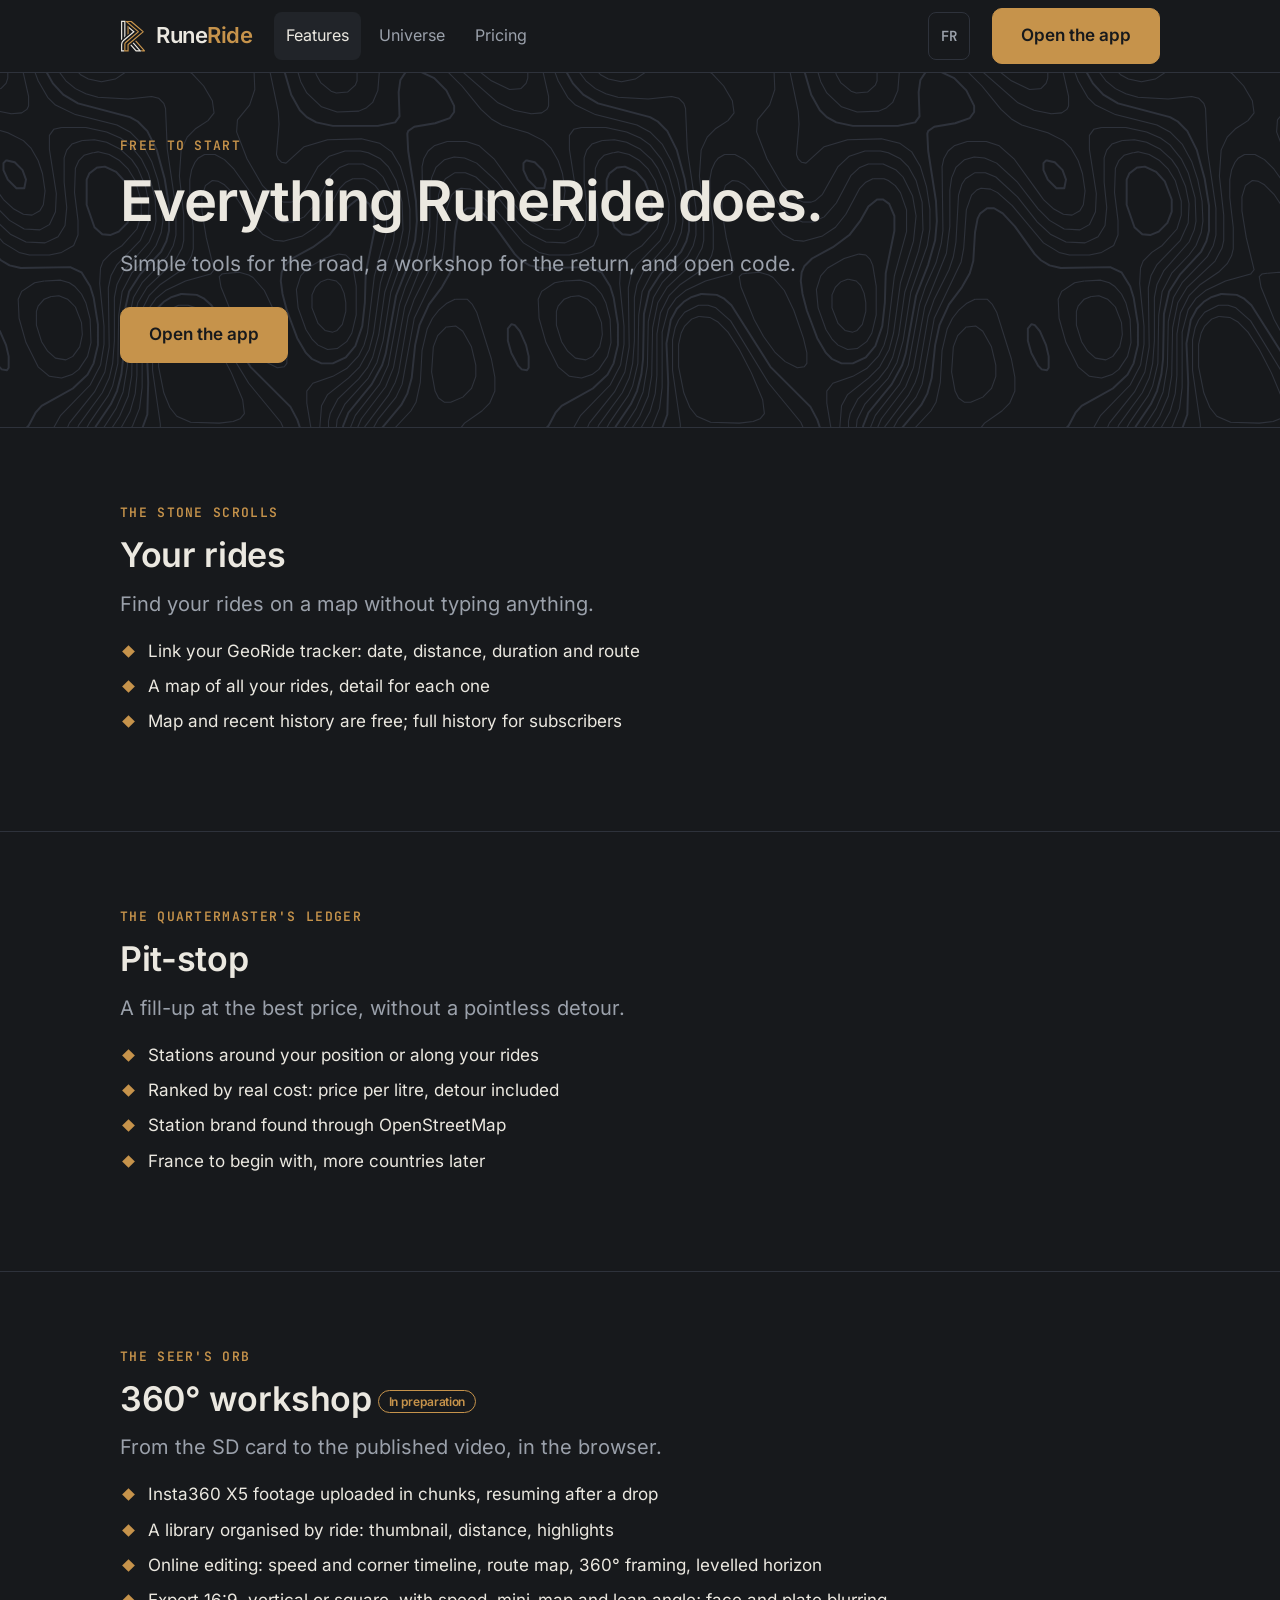
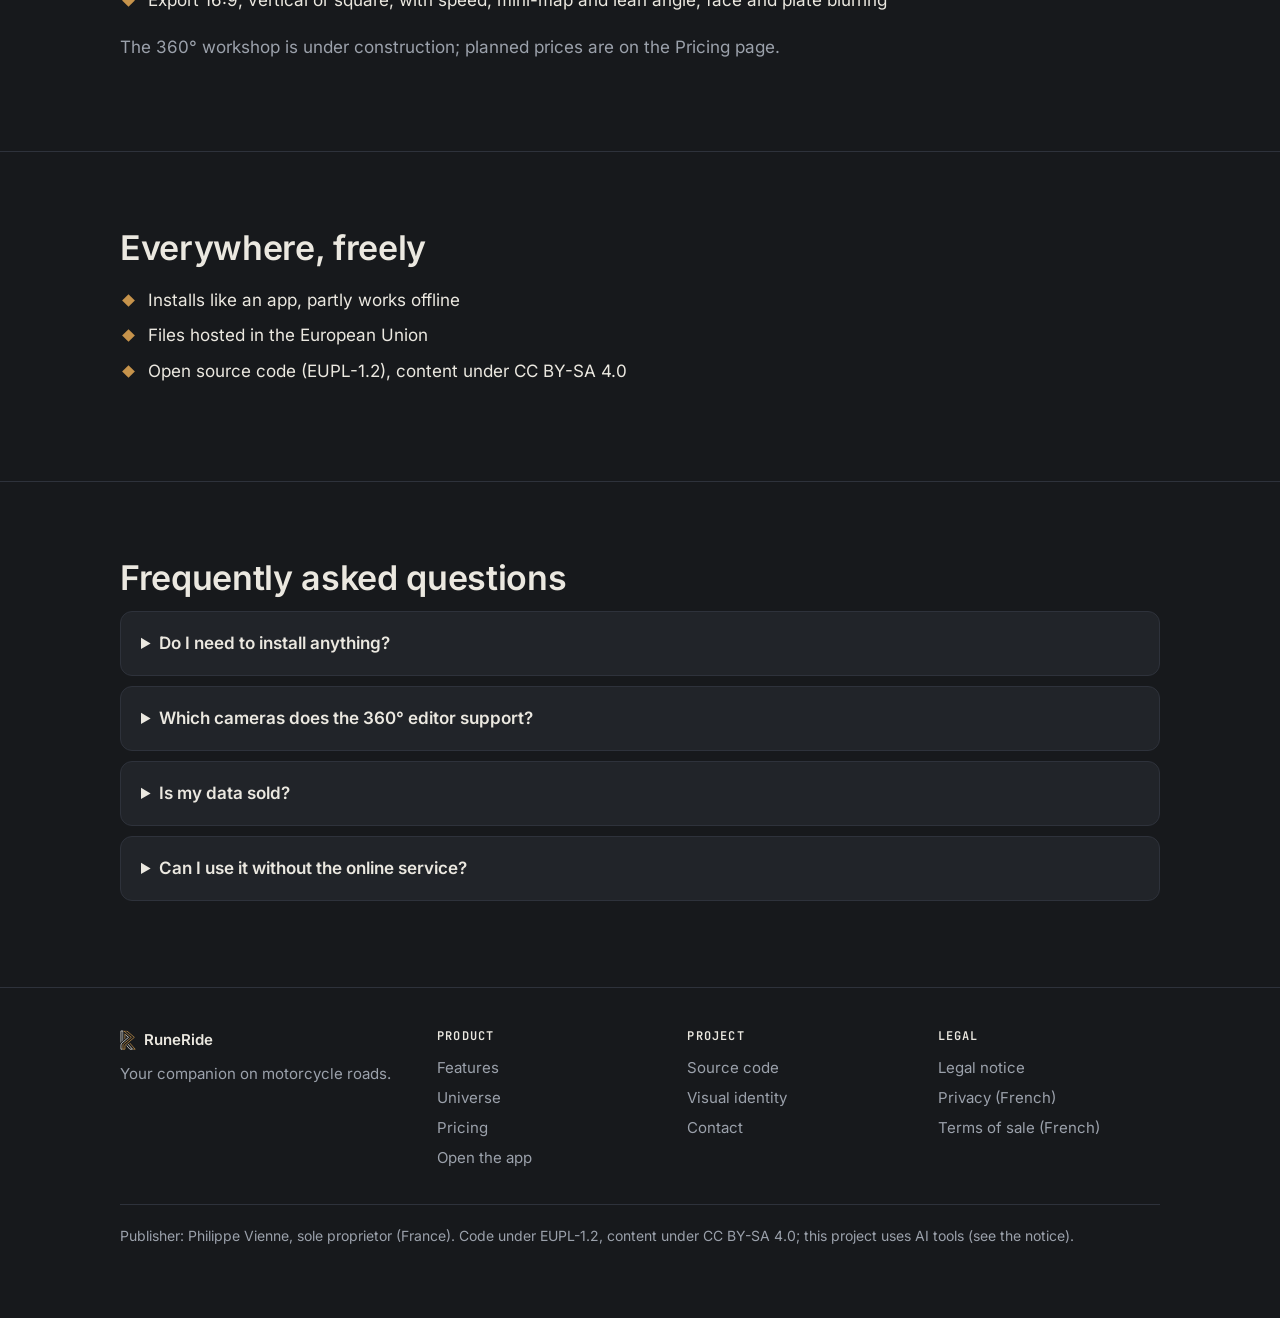
<file: en/features/index.html>
<!doctype html>
<html lang="en">
<head>
<meta charset="utf-8">
<meta name="viewport" content="width=device-width, initial-scale=1">
<title>Features — RuneRide</title>
<meta name="description" content="GeoRide rides, best-price fuel stops, a 360° editing workshop and an installable app: everything RuneRide does.">
<link rel="canonical" href="https://runeride.fr/en/features/">
<link rel="alternate" hreflang="fr" href="https://runeride.fr/fonctions/">
<link rel="alternate" hreflang="en" href="https://runeride.fr/en/features/">
<link rel="alternate" hreflang="x-default" href="https://runeride.fr/fonctions/">
<link rel="stylesheet" href="/assets/site.css">
<link rel="icon" href="/favicon.ico" sizes="48x48">
<link rel="apple-touch-icon" href="/assets/icons/apple-touch-icon.png">
<meta name="theme-color" content="#17191C">
<link rel="preload" href="/assets/fonts/inter-var.woff2" as="font" type="font/woff2" crossorigin>
<meta property="og:type" content="website">
<meta property="og:site_name" content="RuneRide">
<meta property="og:title" content="Features — RuneRide">
<meta property="og:description" content="GeoRide rides, best-price fuel stops, a 360° editing workshop and an installable app: everything RuneRide does.">
<meta property="og:url" content="https://runeride.fr/en/features/">
<meta property="og:image" content="https://runeride.fr/assets/og.png">
<meta property="og:locale" content="en_GB">
<meta name="twitter:card" content="summary_large_image">
</head>
<body>
<a class="skip" href="#contenu">Skip to content</a>
<header class="top"><div class="wrap">
  <a class="brand" href="/en/"><img src="/assets/brand/monogram.svg" alt="" width="26" height="32"><span>Rune<span class="ride">Ride</span></span></a>
  <nav aria-label="Main navigation"><a href="/en/features/" aria-current="page">Features</a><a href="/en/universe/">Universe</a><a href="/en/pricing/">Pricing</a></nav>
  <a class="lang" href="/fonctions/" hreflang="fr" lang="fr" title="Version française">FR</a>
  <a class="button primary" href="https://app.runeride.fr/">Open the app</a>
</div></header>
<main id="contenu">
<section class="hero small"><div class="wrap">
  <div><p class="eyebrow">Free to start</p><h1>Everything RuneRide does.</h1><p class="lead">Simple tools for the road, a workshop for the return, and open code.</p>
  <div class="actions"><a class="button primary" href="https://app.runeride.fr/">Open the app</a></div></div>
</div></section>
<section><div class="wrap">
  <div><div><p class="eyebrow">The Stone Scrolls</p><h2>Your rides</h2><p class="lead">Find your rides on a map without typing anything.</p><ul class="checks"><li>Link your GeoRide tracker: date, distance, duration and route</li><li>A map of all your rides, detail for each one</li><li>Map and recent history are free; full history for subscribers</li></ul></div></div>
</div></section>
<section><div class="wrap">
  <div><div><p class="eyebrow">The Quartermaster's Ledger</p><h2>Pit-stop</h2><p class="lead">A fill-up at the best price, without a pointless detour.</p><ul class="checks"><li>Stations around your position or along your rides</li><li>Ranked by real cost: price per litre, detour included</li><li>Station brand found through OpenStreetMap</li><li>France to begin with, more countries later</li></ul></div></div>
</div></section>
<section><div class="wrap">
  <div><div><p class="eyebrow">The Seer's Orb</p><h2>360° workshop<span class="badge">In preparation</span></h2><p class="lead">From the SD card to the published video, in the browser.</p><ul class="checks"><li>Insta360 X5 footage uploaded in chunks, resuming after a drop</li><li>A library organised by ride: thumbnail, distance, highlights</li><li>Online editing: speed and corner timeline, route map, 360° framing, levelled horizon</li><li>Export 16:9, vertical or square, with speed, mini-map and lean angle; face and plate blurring</li></ul><p class="muted">The 360° workshop is under construction; planned prices are on the Pricing page.</p></div></div>
</div></section>
<section><div class="wrap">
  <div><div><h2>Everywhere, freely</h2><p class="lead"></p><ul class="checks"><li>Installs like an app, partly works offline</li><li>Files hosted in the European Union</li><li>Open source code (EUPL-1.2), content under CC BY-SA 4.0</li></ul></div></div>
</div></section>
<section><div class="wrap">
  <h2>Frequently asked questions</h2>
  <details><summary>Do I need to install anything?</summary><p>No. RuneRide runs in a recent browser, on computer or phone, and can be added to the home screen.</p></details><details><summary>Which cameras does the 360° editor support?</summary><p>The Insta360 X5 (.insv and .lrv files). Other models will follow depending on demand.</p></details><details><summary>Is my data sold?</summary><p>No. Your rides, positions and videos are only used to provide the service. No advertising tracker and no analytics on this site. See the privacy policy (French only): <a href="/confidentialite/">confidentialité</a>.</p></details><details><summary>Can I use it without the online service?</summary><p>Yes, the software is free: the code is on <a href="https://github.com/RuneRide">GitHub</a>.</p></details>
</div></section>
</main>
<footer><div class="wrap">
  <div><span class="foot-brand"><img src="/assets/brand/monogram.svg" alt="" width="16" height="20">RuneRide</span>
    <p>Your companion on motorcycle roads.</p></div>
  <div><h4>Product</h4><ul>
    <li><a href="/en/features/">Features</a></li><li><a href="/en/universe/">Universe</a></li><li><a href="/en/pricing/">Pricing</a></li>
    <li><a href="https://app.runeride.fr/">Open the app</a></li></ul></div>
  <div><h4>Project</h4><ul>
    <li><a href="https://github.com/RuneRide">Source code</a></li><li><a href="https://brand.runeride.fr/">Visual identity</a></li>
    <li><a href="mailto:contact@runeride.fr">Contact</a></li></ul></div>
  <div><h4>Legal</h4><ul><li><a href="/en/legal/">Legal notice</a></li><li><a href="/confidentialite/">Privacy (French)</a></li><li><a href="/cgv/">Terms of sale (French)</a></li></ul></div>
  <p class="legal-line">Publisher: Philippe Vienne, sole proprietor (France). Code under EUPL-1.2, content under CC BY-SA 4.0; this project uses AI tools (see the <a href="https://github.com/RuneRide/identity/blob/main/NOTICE.md">notice</a>).</p>
</div></footer>
</body>
</html>
</file>
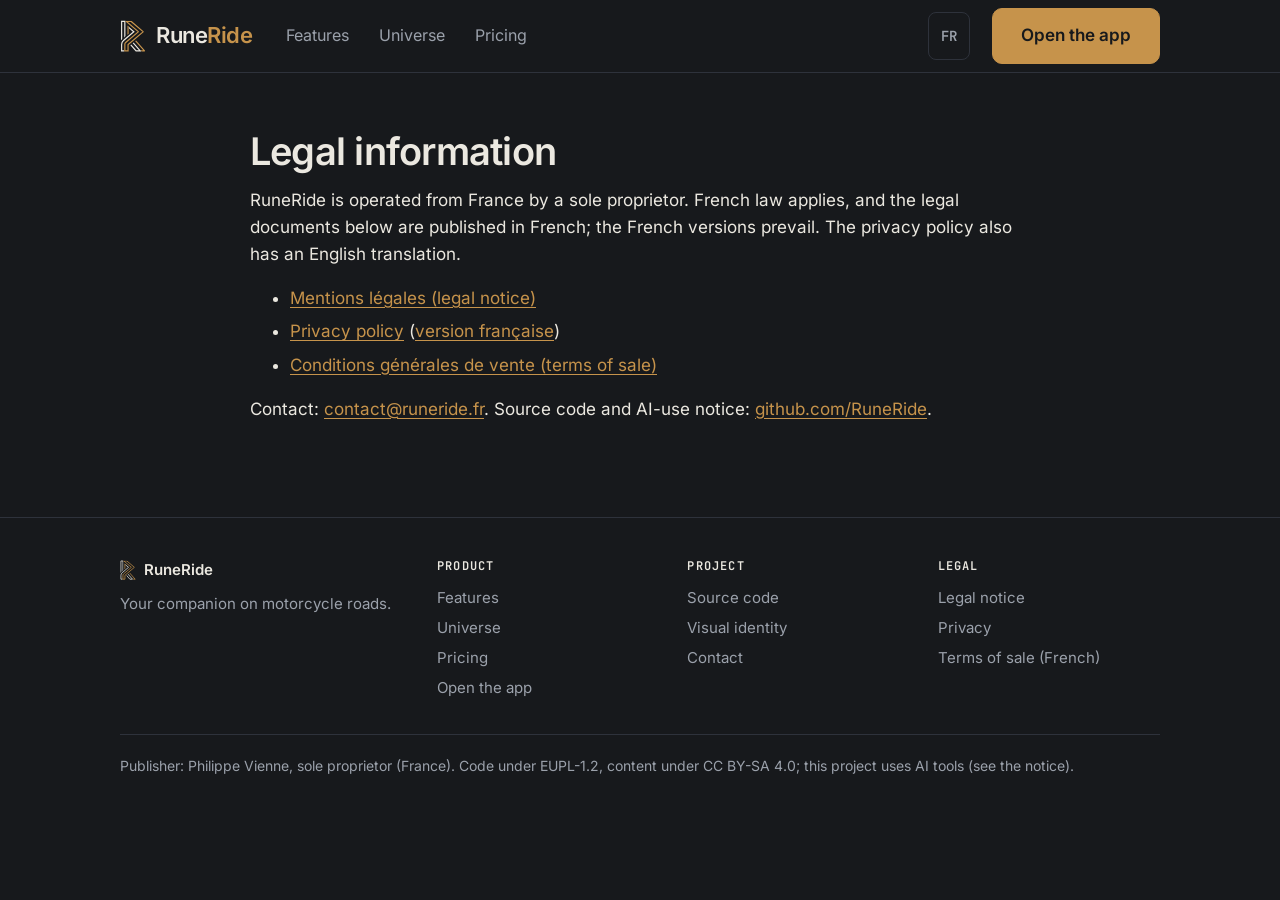
<file: en/legal/index.html>
<!doctype html>
<html lang="en">
<head>
<meta charset="utf-8">
<meta name="viewport" content="width=device-width, initial-scale=1">
<title>Legal information — RuneRide</title>
<meta name="description" content="Legal documents of RuneRide, published in French.">
<meta name="robots" content="noindex">
<link rel="canonical" href="https://runeride.fr/en/legal/">
<link rel="alternate" hreflang="fr" href="https://runeride.fr/mentions-legales/">
<link rel="alternate" hreflang="en" href="https://runeride.fr/en/legal/">
<link rel="alternate" hreflang="x-default" href="https://runeride.fr/mentions-legales/">
<link rel="stylesheet" href="/assets/site.css">
<link rel="icon" href="/favicon.ico" sizes="48x48">
<link rel="apple-touch-icon" href="/assets/icons/apple-touch-icon.png">
<meta name="theme-color" content="#17191C">
<link rel="preload" href="/assets/fonts/inter-var.woff2" as="font" type="font/woff2" crossorigin>
<meta property="og:type" content="website">
<meta property="og:site_name" content="RuneRide">
<meta property="og:title" content="Legal information — RuneRide">
<meta property="og:description" content="Legal documents of RuneRide, published in French.">
<meta property="og:url" content="https://runeride.fr/en/legal/">
<meta property="og:image" content="https://runeride.fr/assets/og.png">
<meta property="og:locale" content="en_GB">
<meta name="twitter:card" content="summary_large_image">
</head>
<body>
<a class="skip" href="#contenu">Skip to content</a>
<header class="top"><div class="wrap">
  <a class="brand" href="/en/"><img src="/assets/brand/monogram.svg" alt="" width="26" height="32"><span>Rune<span class="ride">Ride</span></span></a>
  <nav aria-label="Main navigation"><a href="/en/features/">Features</a><a href="/en/universe/">Universe</a><a href="/en/pricing/">Pricing</a></nav>
  <a class="lang" href="/mentions-legales/" hreflang="fr" lang="fr" title="Version française">FR</a>
  <a class="button primary" href="https://app.runeride.fr/">Open the app</a>
</div></header>
<main id="contenu">
<div class="wrap legal"><h1>Legal information</h1>
<p>RuneRide is operated from France by a sole proprietor. French law applies, and the legal documents below are published in French; the French versions prevail. The privacy policy also has an English translation.</p>
<ul>
<li><a href="/mentions-legales/">Mentions légales (legal notice)</a></li>
<li><a href="/en/privacy/">Privacy policy</a> (<a href="/confidentialite/" hreflang="fr" lang="fr">version française</a>)</li>
<li><a href="/cgv/">Conditions générales de vente (terms of sale)</a></li>
</ul>
<p>Contact: <a href="mailto:contact@runeride.fr">contact@runeride.fr</a>. Source code and AI-use notice: <a href="https://github.com/RuneRide">github.com/RuneRide</a>.</p></div>
</main>
<footer><div class="wrap">
  <div><span class="foot-brand"><img src="/assets/brand/monogram.svg" alt="" width="16" height="20">RuneRide</span>
    <p>Your companion on motorcycle roads.</p></div>
  <div><h4>Product</h4><ul>
    <li><a href="/en/features/">Features</a></li><li><a href="/en/universe/">Universe</a></li><li><a href="/en/pricing/">Pricing</a></li>
    <li><a href="https://app.runeride.fr/">Open the app</a></li></ul></div>
  <div><h4>Project</h4><ul>
    <li><a href="https://github.com/RuneRide">Source code</a></li><li><a href="https://brand.runeride.fr/">Visual identity</a></li>
    <li><a href="mailto:contact@runeride.fr">Contact</a></li></ul></div>
  <div><h4>Legal</h4><ul><li><a href="/en/legal/">Legal notice</a></li><li><a href="/en/privacy/">Privacy</a></li><li><a href="/cgv/">Terms of sale (French)</a></li></ul></div>
  <p class="legal-line">Publisher: Philippe Vienne, sole proprietor (France). Code under EUPL-1.2, content under CC BY-SA 4.0; this project uses AI tools (see the <a href="https://github.com/RuneRide/identity/blob/main/NOTICE.md">notice</a>).</p>
</div></footer>
</body>
</html>
</file>
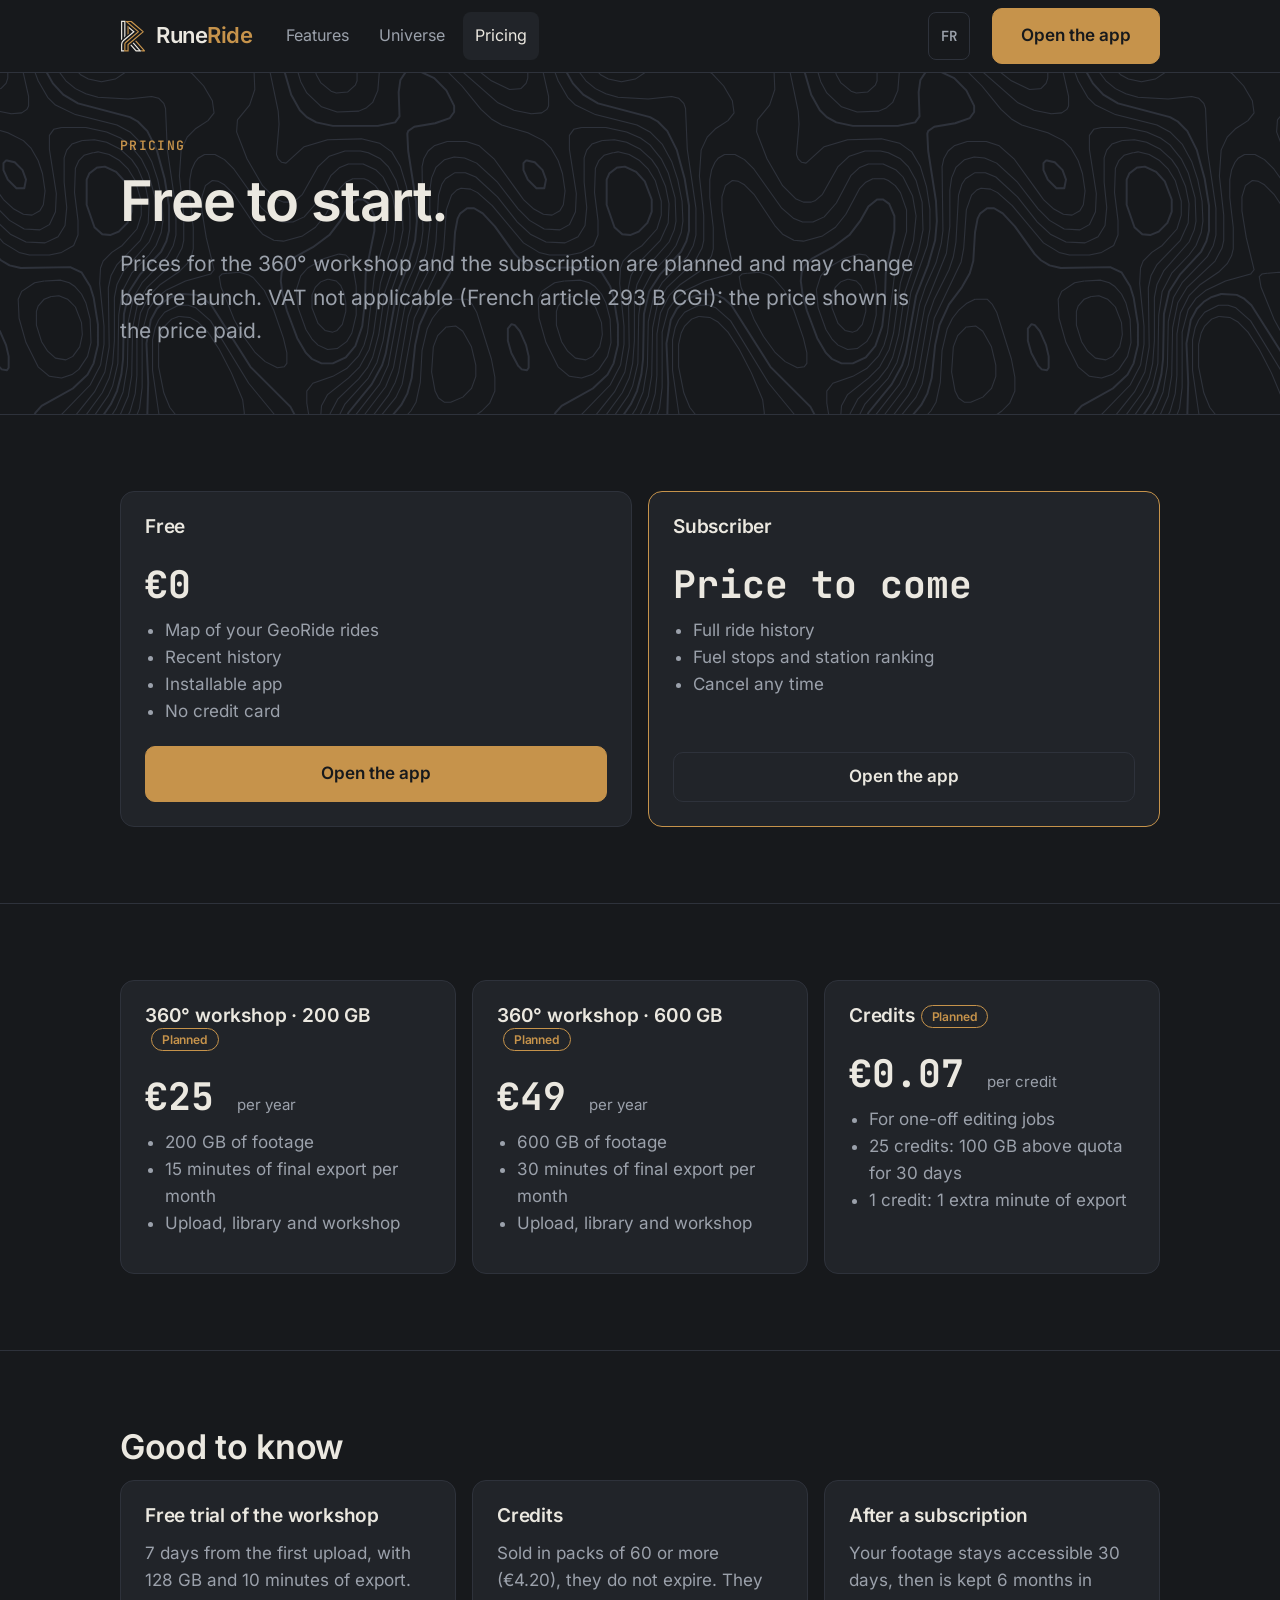
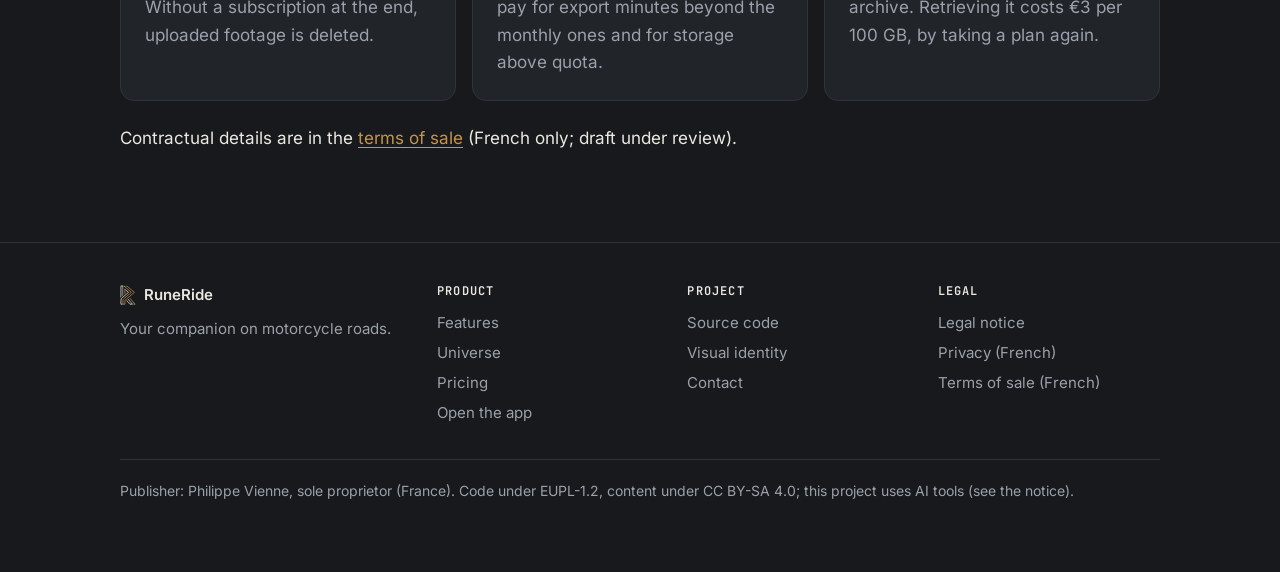
<file: en/pricing/index.html>
<!doctype html>
<html lang="en">
<head>
<meta charset="utf-8">
<meta name="viewport" content="width=device-width, initial-scale=1">
<title>Pricing — RuneRide</title>
<meta name="description" content="The app is free to start. A subscription for full history and fuel stops; 360° workshop planned from €25 per year.">
<link rel="canonical" href="https://runeride.fr/en/pricing/">
<link rel="alternate" hreflang="fr" href="https://runeride.fr/tarifs/">
<link rel="alternate" hreflang="en" href="https://runeride.fr/en/pricing/">
<link rel="alternate" hreflang="x-default" href="https://runeride.fr/tarifs/">
<link rel="stylesheet" href="/assets/site.css">
<link rel="icon" href="/favicon.ico" sizes="48x48">
<link rel="apple-touch-icon" href="/assets/icons/apple-touch-icon.png">
<meta name="theme-color" content="#17191C">
<link rel="preload" href="/assets/fonts/inter-var.woff2" as="font" type="font/woff2" crossorigin>
<meta property="og:type" content="website">
<meta property="og:site_name" content="RuneRide">
<meta property="og:title" content="Pricing — RuneRide">
<meta property="og:description" content="The app is free to start. A subscription for full history and fuel stops; 360° workshop planned from €25 per year.">
<meta property="og:url" content="https://runeride.fr/en/pricing/">
<meta property="og:image" content="https://runeride.fr/assets/og.png">
<meta property="og:locale" content="en_GB">
<meta name="twitter:card" content="summary_large_image">
</head>
<body>
<a class="skip" href="#contenu">Skip to content</a>
<header class="top"><div class="wrap">
  <a class="brand" href="/en/"><img src="/assets/brand/monogram.svg" alt="" width="26" height="32"><span>Rune<span class="ride">Ride</span></span></a>
  <nav aria-label="Main navigation"><a href="/en/features/">Features</a><a href="/en/universe/">Universe</a><a href="/en/pricing/" aria-current="page">Pricing</a></nav>
  <a class="lang" href="/tarifs/" hreflang="fr" lang="fr" title="Version française">FR</a>
  <a class="button primary" href="https://app.runeride.fr/">Open the app</a>
</div></header>
<main id="contenu">
<section class="hero small"><div class="wrap"><div><p class="eyebrow">Pricing</p><h1>Free to start.</h1><p class="lead">Prices for the 360° workshop and the subscription are planned and may change before launch. VAT not applicable (French article 293 B CGI): the price shown is the price paid.</p></div></div></section>
<section><div class="wrap">
  <div class="plans"><div class="card plan"><h3>Free</h3><div class="price">€0</div><ul><li>Map of your GeoRide rides</li><li>Recent history</li><li>Installable app</li><li>No credit card</li></ul><a class="button primary" href="https://app.runeride.fr/">Open the app</a></div><div class="card plan featured"><h3>Subscriber</h3><div class="price">Price to come</div><ul><li>Full ride history</li><li>Fuel stops and station ranking</li><li>Cancel any time</li></ul><a class="button" href="https://app.runeride.fr/">Open the app</a></div></div>
</div></section>
<section><div class="wrap">
  <div class="plans"><div class="card plan"><h3>360° workshop · 200 GB<span class="badge">Planned</span></h3><div class="price">€25 <small>per year</small></div><ul><li>200 GB of footage</li><li>15 minutes of final export per month</li><li>Upload, library and workshop</li></ul></div><div class="card plan"><h3>360° workshop · 600 GB<span class="badge">Planned</span></h3><div class="price">€49 <small>per year</small></div><ul><li>600 GB of footage</li><li>30 minutes of final export per month</li><li>Upload, library and workshop</li></ul></div><div class="card plan"><h3>Credits<span class="badge">Planned</span></h3><div class="price">€0.07 <small>per credit</small></div><ul><li>For one-off editing jobs</li><li>25 credits: 100 GB above quota for 30 days</li><li>1 credit: 1 extra minute of export</li></ul></div></div>
</div></section>
<section><div class="wrap"><h2>Good to know</h2><div class="grid"><div class="card"><h3>Free trial of the workshop</h3><p class="muted">7 days from the first upload, with 128 GB and 10 minutes of export. Without a subscription at the end, uploaded footage is deleted.</p></div><div class="card"><h3>Credits</h3><p class="muted">Sold in packs of 60 or more (€4.20), they do not expire. They pay for export minutes beyond the monthly ones and for storage above quota.</p></div><div class="card"><h3>After a subscription</h3><p class="muted">Your footage stays accessible 30 days, then is kept 6 months in archive. Retrieving it costs €3 per 100 GB, by taking a plan again.</p></div></div><p>Contractual details are in the <a href="/cgv/">terms of sale</a> (French only; draft under review).</p></div></section>
</main>
<footer><div class="wrap">
  <div><span class="foot-brand"><img src="/assets/brand/monogram.svg" alt="" width="16" height="20">RuneRide</span>
    <p>Your companion on motorcycle roads.</p></div>
  <div><h4>Product</h4><ul>
    <li><a href="/en/features/">Features</a></li><li><a href="/en/universe/">Universe</a></li><li><a href="/en/pricing/">Pricing</a></li>
    <li><a href="https://app.runeride.fr/">Open the app</a></li></ul></div>
  <div><h4>Project</h4><ul>
    <li><a href="https://github.com/RuneRide">Source code</a></li><li><a href="https://brand.runeride.fr/">Visual identity</a></li>
    <li><a href="mailto:contact@runeride.fr">Contact</a></li></ul></div>
  <div><h4>Legal</h4><ul><li><a href="/en/legal/">Legal notice</a></li><li><a href="/confidentialite/">Privacy (French)</a></li><li><a href="/cgv/">Terms of sale (French)</a></li></ul></div>
  <p class="legal-line">Publisher: Philippe Vienne, sole proprietor (France). Code under EUPL-1.2, content under CC BY-SA 4.0; this project uses AI tools (see the <a href="https://github.com/RuneRide/identity/blob/main/NOTICE.md">notice</a>).</p>
</div></footer>
</body>
</html>
</file>
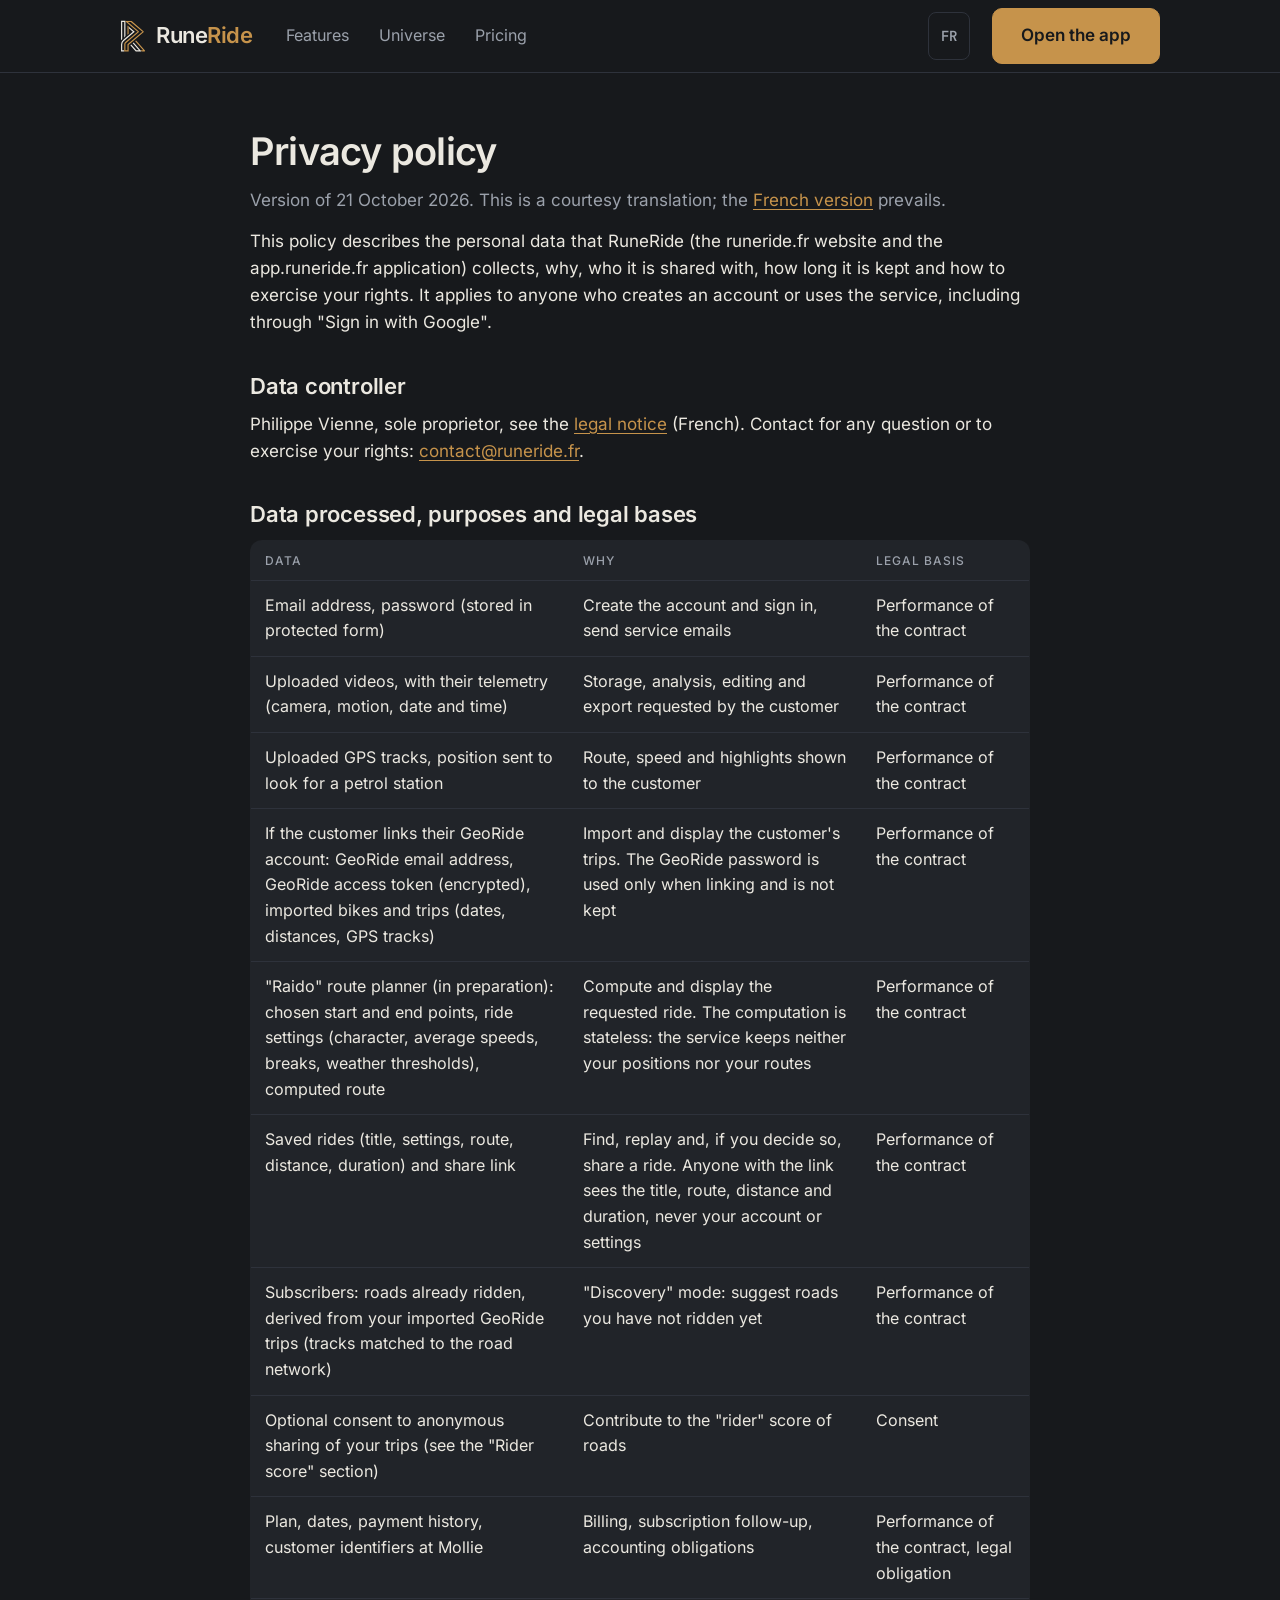
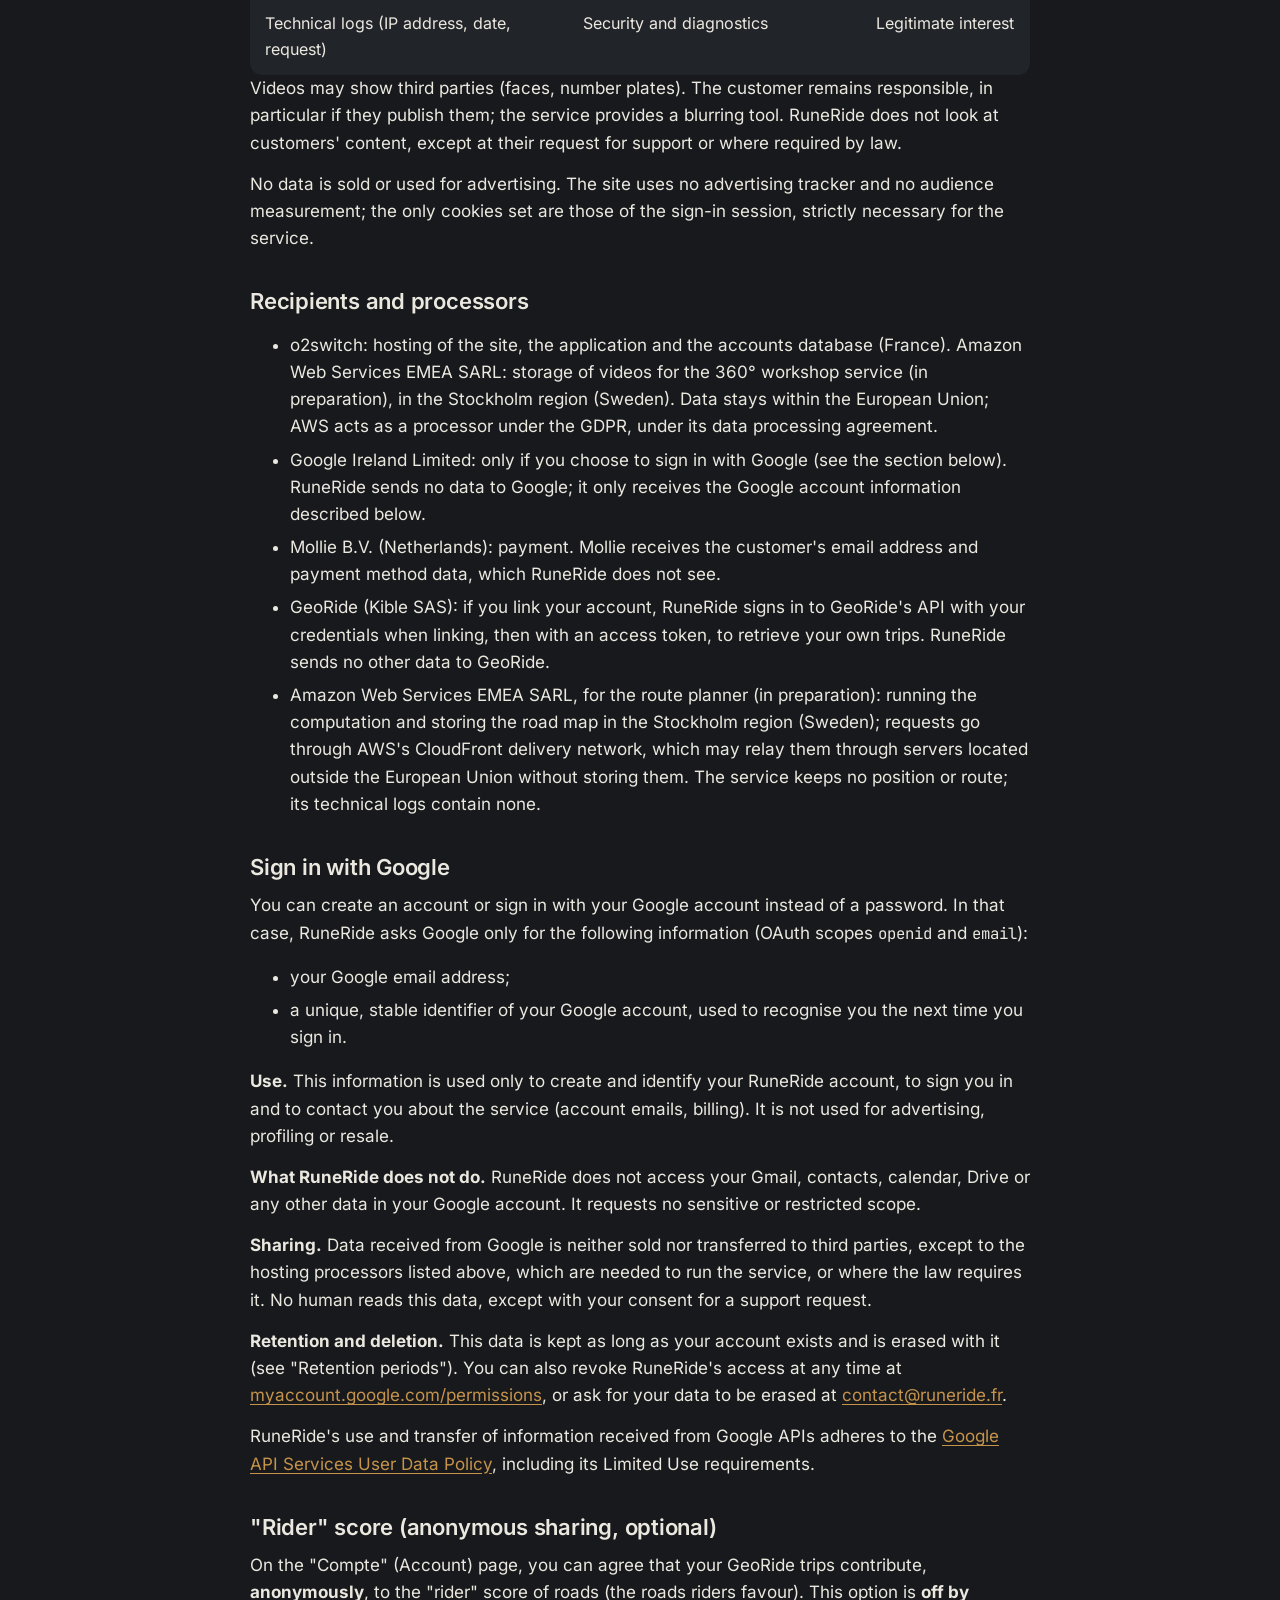
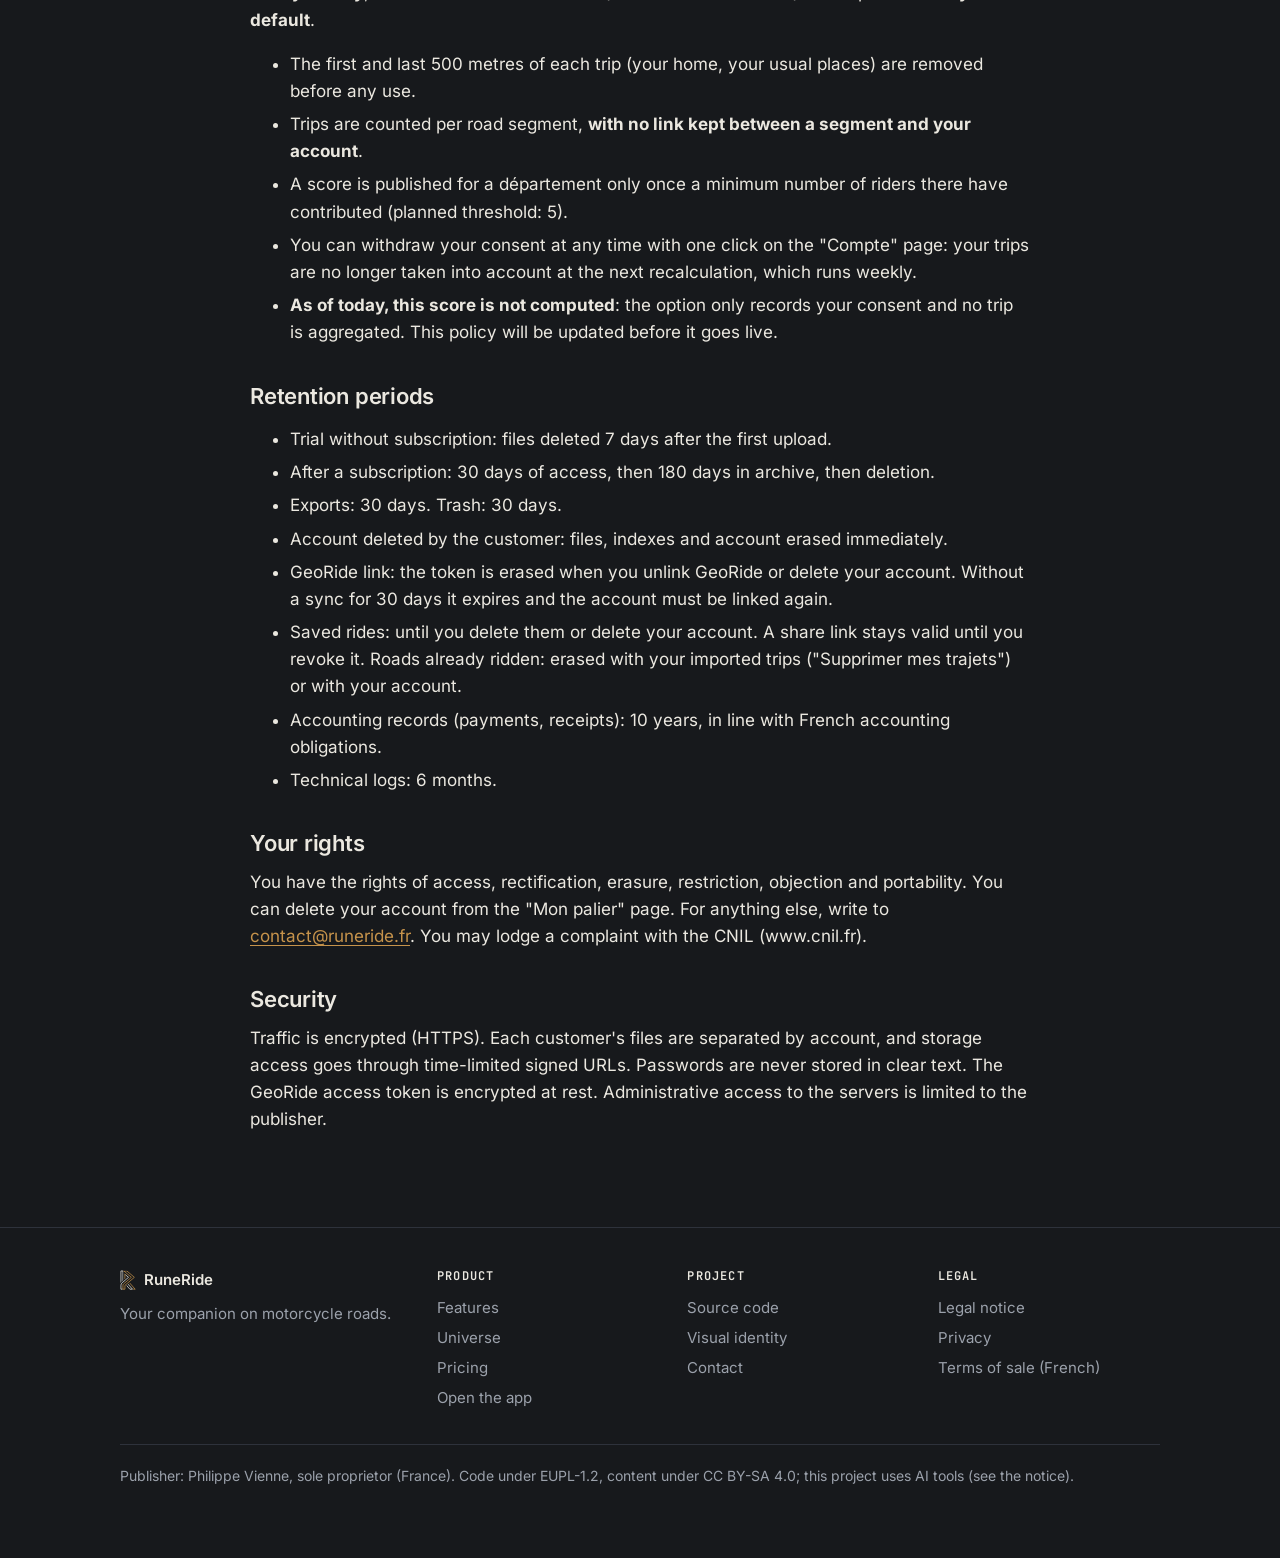
<file: en/privacy/index.html>
<!doctype html>
<html lang="en">
<head>
<meta charset="utf-8">
<meta name="viewport" content="width=device-width, initial-scale=1">
<title>Privacy policy — RuneRide</title>
<meta name="description" content="RuneRide privacy policy: data processed, processors, retention, your rights, Google sign-in.">
<link rel="canonical" href="https://runeride.fr/en/privacy/">
<link rel="alternate" hreflang="fr" href="https://runeride.fr/confidentialite/">
<link rel="alternate" hreflang="en" href="https://runeride.fr/en/privacy/">
<link rel="alternate" hreflang="x-default" href="https://runeride.fr/confidentialite/">
<link rel="stylesheet" href="/assets/site.css">
<link rel="icon" href="/favicon.ico" sizes="48x48">
<link rel="apple-touch-icon" href="/assets/icons/apple-touch-icon.png">
<meta name="theme-color" content="#17191C">
<link rel="preload" href="/assets/fonts/inter-var.woff2" as="font" type="font/woff2" crossorigin>
<meta property="og:type" content="website">
<meta property="og:site_name" content="RuneRide">
<meta property="og:title" content="Privacy policy — RuneRide">
<meta property="og:description" content="RuneRide privacy policy: data processed, processors, retention, your rights, Google sign-in.">
<meta property="og:url" content="https://runeride.fr/en/privacy/">
<meta property="og:image" content="https://runeride.fr/assets/og.png">
<meta property="og:locale" content="en_GB">
<meta name="twitter:card" content="summary_large_image">
</head>
<body>
<a class="skip" href="#contenu">Skip to content</a>
<header class="top"><div class="wrap">
  <a class="brand" href="/en/"><img src="/assets/brand/monogram.svg" alt="" width="26" height="32"><span>Rune<span class="ride">Ride</span></span></a>
  <nav aria-label="Main navigation"><a href="/en/features/">Features</a><a href="/en/universe/">Universe</a><a href="/en/pricing/">Pricing</a></nav>
  <a class="lang" href="/confidentialite/" hreflang="fr" lang="fr" title="Version française">FR</a>
  <a class="button primary" href="https://app.runeride.fr/">Open the app</a>
</div></header>
<main id="contenu">
<div class="wrap legal">
<h1>Privacy policy</h1>
<p class="muted">Version of 21 October 2026. This is a courtesy translation; the <a href="/confidentialite/" hreflang="fr" lang="fr">French version</a> prevails.</p>
<p>This policy describes the personal data that RuneRide (the runeride.fr website and the app.runeride.fr application) collects, why, who it is shared with, how long it is kept and how to exercise your rights. It applies to anyone who creates an account or uses the service, including through "Sign in with Google".</p>
<h2>Data controller</h2>
<p>Philippe Vienne, sole proprietor, see the <a href="/mentions-legales/" hreflang="fr" lang="fr">legal notice</a> (French). Contact for any question or to exercise your rights: <a href="mailto:contact@runeride.fr">contact@runeride.fr</a>.</p>
<h2>Data processed, purposes and legal bases</h2>
<div class="table-scroll"><table>
<tr><th>Data</th><th>Why</th><th>Legal basis</th></tr>
<tr><td>Email address, password (stored in protected form)</td><td>Create the account and sign in, send service emails</td><td>Performance of the contract</td></tr>
<tr><td>Uploaded videos, with their telemetry (camera, motion, date and time)</td><td>Storage, analysis, editing and export requested by the customer</td><td>Performance of the contract</td></tr>
<tr><td>Uploaded GPS tracks, position sent to look for a petrol station</td><td>Route, speed and highlights shown to the customer</td><td>Performance of the contract</td></tr>
<tr><td>If the customer links their GeoRide account: GeoRide email address, GeoRide access token (encrypted), imported bikes and trips (dates, distances, GPS tracks)</td><td>Import and display the customer's trips. The GeoRide password is used only when linking and is not kept</td><td>Performance of the contract</td></tr>
<tr><td>"Raido" route planner (in preparation): chosen start and end points, ride settings (character, average speeds, breaks, weather thresholds), computed route</td><td>Compute and display the requested ride. The computation is stateless: the service keeps neither your positions nor your routes</td><td>Performance of the contract</td></tr>
<tr><td>Saved rides (title, settings, route, distance, duration) and share link</td><td>Find, replay and, if you decide so, share a ride. Anyone with the link sees the title, route, distance and duration, never your account or settings</td><td>Performance of the contract</td></tr>
<tr><td>Subscribers: roads already ridden, derived from your imported GeoRide trips (tracks matched to the road network)</td><td>"Discovery" mode: suggest roads you have not ridden yet</td><td>Performance of the contract</td></tr>
<tr><td>Optional consent to anonymous sharing of your trips (see the "Rider score" section)</td><td>Contribute to the "rider" score of roads</td><td>Consent</td></tr>
<tr><td>Plan, dates, payment history, customer identifiers at Mollie</td><td>Billing, subscription follow-up, accounting obligations</td><td>Performance of the contract, legal obligation</td></tr>
<tr><td>Technical logs (IP address, date, request)</td><td>Security and diagnostics</td><td>Legitimate interest</td></tr>
</table></div>
<p>Videos may show third parties (faces, number plates). The customer remains responsible, in particular if they publish them; the service provides a blurring tool.
RuneRide does not look at customers' content, except at their request for support or where required by law.</p>
<p>No data is sold or used for advertising. The site uses no advertising tracker and no audience measurement; the only cookies set are those of the sign-in session, strictly necessary for the service.</p>
<h2>Recipients and processors</h2>
<ul>
<li>o2switch: hosting of the site, the application and the accounts database (France). Amazon Web Services EMEA SARL: storage of videos for the 360° workshop service (in preparation), in the Stockholm region (Sweden). Data stays within the European Union; AWS acts as a processor under the GDPR, under its data processing agreement.</li>
<li>Google Ireland Limited: only if you choose to sign in with Google (see the section below). RuneRide sends no data to Google; it only receives the Google account information described below.</li>
<li>Mollie B.V. (Netherlands): payment. Mollie receives the customer's email address and payment method data, which RuneRide does not see.</li>
<li>GeoRide (Kible SAS): if you link your account, RuneRide signs in to GeoRide's API with your credentials when linking, then with an access token, to retrieve your own trips. RuneRide sends no other data to GeoRide.</li>
<li>Amazon Web Services EMEA SARL, for the route planner (in preparation): running the computation and storing the road map in the Stockholm region (Sweden); requests go through AWS's CloudFront delivery network, which may relay them through servers located outside the European Union without storing them. The service keeps no position or route; its technical logs contain none.</li>
</ul>
<h2>Sign in with Google</h2>
<p>You can create an account or sign in with your Google account instead of a password. In that case, RuneRide asks Google only for the following information (OAuth scopes <code>openid</code> and <code>email</code>):</p>
<ul>
<li>your Google email address;</li>
<li>a unique, stable identifier of your Google account, used to recognise you the next time you sign in.</li>
</ul>
<p><strong>Use.</strong> This information is used only to create and identify your RuneRide account, to sign you in and to contact you about the service (account emails, billing). It is not used for advertising, profiling or resale.</p>
<p><strong>What RuneRide does not do.</strong> RuneRide does not access your Gmail, contacts, calendar, Drive or any other data in your Google account. It requests no sensitive or restricted scope.</p>
<p><strong>Sharing.</strong> Data received from Google is neither sold nor transferred to third parties, except to the hosting processors listed above, which are needed to run the service, or where the law requires it. No human reads this data, except with your consent for a support request.</p>
<p><strong>Retention and deletion.</strong> This data is kept as long as your account exists and is erased with it (see "Retention periods"). You can also revoke RuneRide's access at any time at <a href="https://myaccount.google.com/permissions" rel="noopener">myaccount.google.com/permissions</a>, or ask for your data to be erased at <a href="mailto:contact@runeride.fr">contact@runeride.fr</a>.</p>
<p>RuneRide's use and transfer of information received from Google APIs adheres to the <a href="https://developers.google.com/terms/api-services-user-data-policy" rel="noopener">Google API Services User Data Policy</a>, including its Limited Use requirements.</p>
<h2>"Rider" score (anonymous sharing, optional)</h2>
<p>On the "Compte" (Account) page, you can agree that your GeoRide trips contribute, <strong>anonymously</strong>, to the "rider" score of roads (the roads riders favour). This option is <strong>off by default</strong>.</p>
<ul>
<li>The first and last 500 metres of each trip (your home, your usual places) are removed before any use.</li>
<li>Trips are counted per road segment, <strong>with no link kept between a segment and your account</strong>.</li>
<li>A score is published for a département only once a minimum number of riders there have contributed (planned threshold: 5).</li>
<li>You can withdraw your consent at any time with one click on the "Compte" page: your trips are no longer taken into account at the next recalculation, which runs weekly.</li>
<li><strong>As of today, this score is not computed</strong>: the option only records your consent and no trip is aggregated. This policy will be updated before it goes live.</li>
</ul>
<h2>Retention periods</h2>
<ul>
<li>Trial without subscription: files deleted 7 days after the first upload.</li>
<li>After a subscription: 30 days of access, then 180 days in archive, then deletion.</li>
<li>Exports: 30 days. Trash: 30 days.</li>
<li>Account deleted by the customer: files, indexes and account erased immediately.</li>
<li>GeoRide link: the token is erased when you unlink GeoRide or delete your account. Without a sync for 30 days it expires and the account must be linked again.</li>
<li>Saved rides: until you delete them or delete your account. A share link stays valid until you revoke it. Roads already ridden: erased with your imported trips ("Supprimer mes trajets") or with your account.</li>
<li>Accounting records (payments, receipts): 10 years, in line with French accounting obligations.</li>
<li>Technical logs: 6 months.</li>
</ul>
<h2>Your rights</h2>
<p>You have the rights of access, rectification, erasure, restriction, objection and portability. You can delete your account from the "Mon palier" page.
For anything else, write to <a href="mailto:contact@runeride.fr">contact@runeride.fr</a>. You may lodge a complaint with the CNIL (www.cnil.fr).</p>
<h2>Security</h2>
<p>Traffic is encrypted (HTTPS). Each customer's files are separated by account, and storage access goes through time-limited signed URLs. Passwords are never stored in clear text. The GeoRide access token is encrypted at rest. Administrative access to the servers is limited to the publisher.</p>
</div>
</main>
<footer><div class="wrap">
  <div><span class="foot-brand"><img src="/assets/brand/monogram.svg" alt="" width="16" height="20">RuneRide</span>
    <p>Your companion on motorcycle roads.</p></div>
  <div><h4>Product</h4><ul>
    <li><a href="/en/features/">Features</a></li><li><a href="/en/universe/">Universe</a></li><li><a href="/en/pricing/">Pricing</a></li>
    <li><a href="https://app.runeride.fr/">Open the app</a></li></ul></div>
  <div><h4>Project</h4><ul>
    <li><a href="https://github.com/RuneRide">Source code</a></li><li><a href="https://brand.runeride.fr/">Visual identity</a></li>
    <li><a href="mailto:contact@runeride.fr">Contact</a></li></ul></div>
  <div><h4>Legal</h4><ul><li><a href="/en/legal/">Legal notice</a></li><li><a href="/en/privacy/">Privacy</a></li><li><a href="/cgv/">Terms of sale (French)</a></li></ul></div>
  <p class="legal-line">Publisher: Philippe Vienne, sole proprietor (France). Code under EUPL-1.2, content under CC BY-SA 4.0; this project uses AI tools (see the <a href="https://github.com/RuneRide/identity/blob/main/NOTICE.md">notice</a>).</p>
</div></footer>
</body>
</html>
</file>
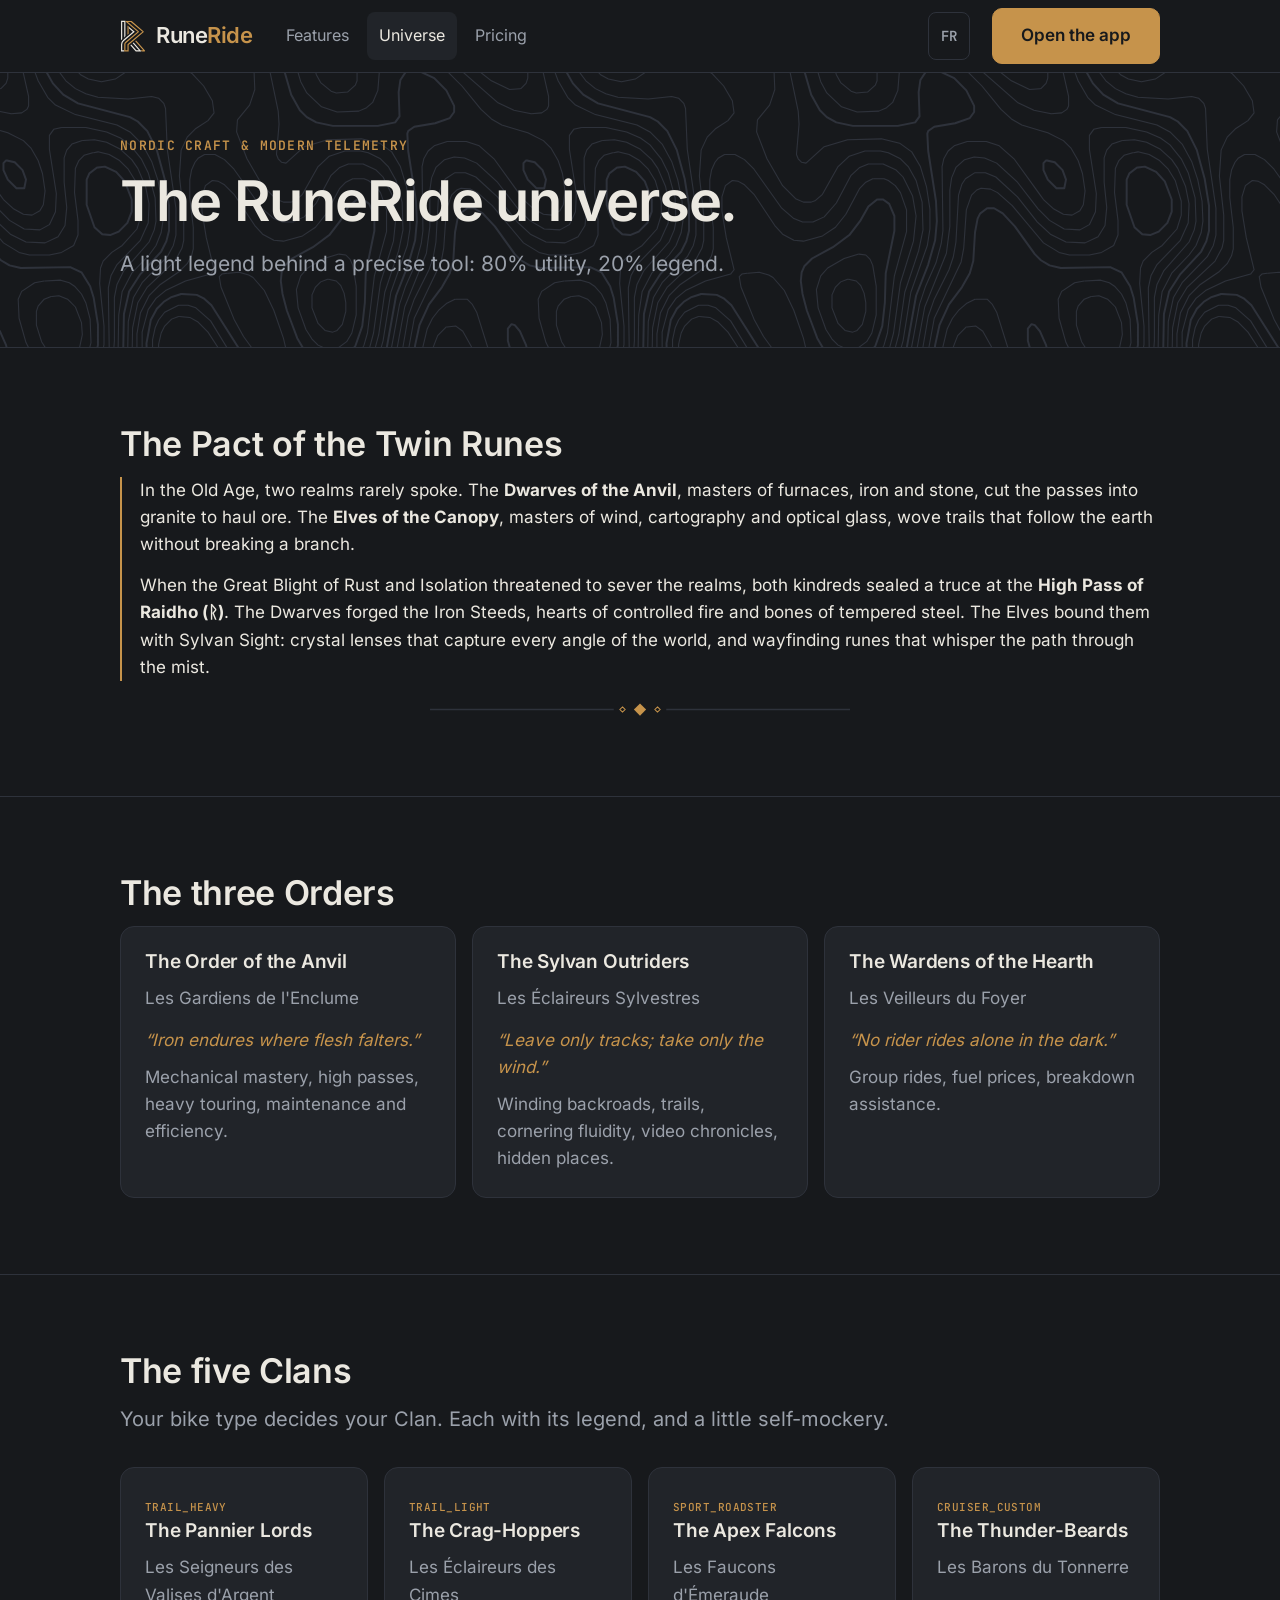
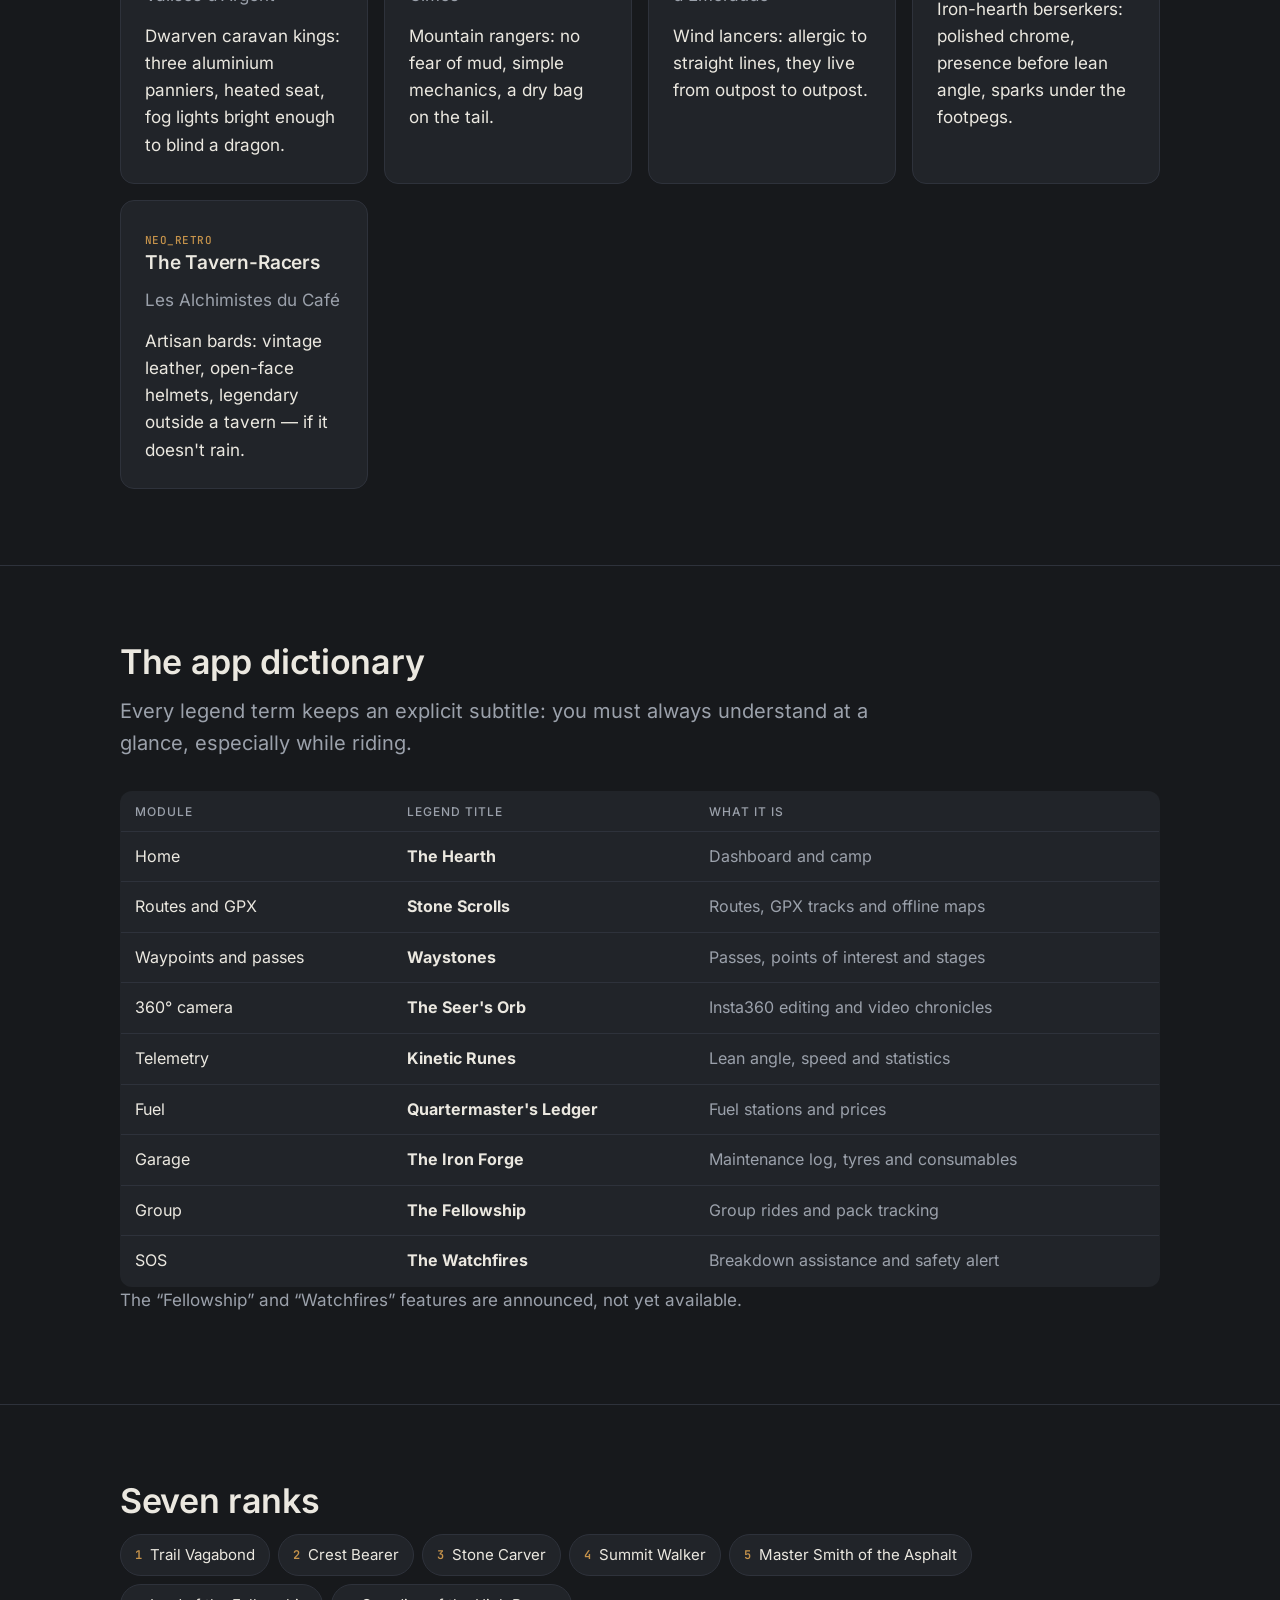
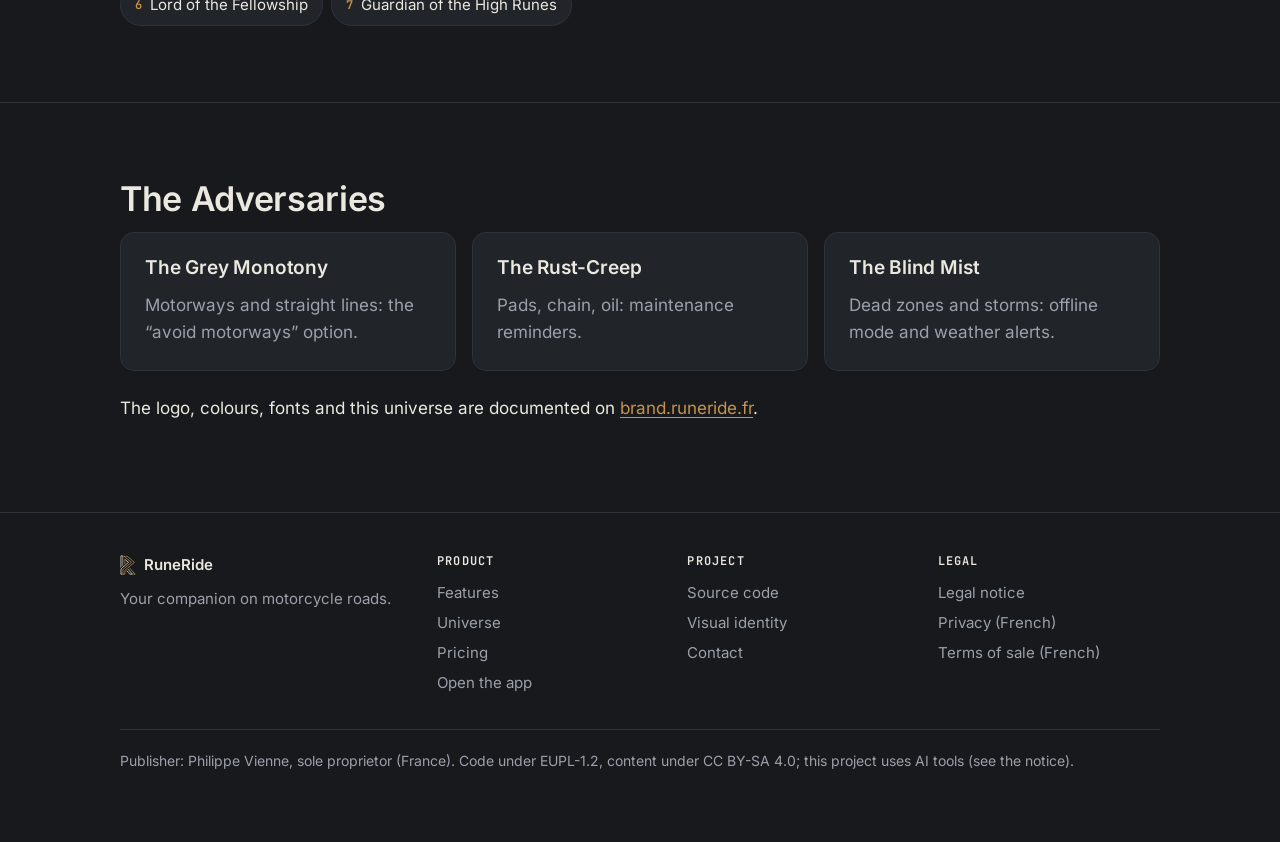
<file: en/universe/index.html>
<!doctype html>
<html lang="en">
<head>
<meta charset="utf-8">
<meta name="viewport" content="width=device-width, initial-scale=1">
<title>Universe — RuneRide</title>
<meta name="description" content="The Pact of the Twin Runes, the three Orders, the five rider Clans and the RuneRide app dictionary.">
<link rel="canonical" href="https://runeride.fr/en/universe/">
<link rel="alternate" hreflang="fr" href="https://runeride.fr/univers/">
<link rel="alternate" hreflang="en" href="https://runeride.fr/en/universe/">
<link rel="alternate" hreflang="x-default" href="https://runeride.fr/univers/">
<link rel="stylesheet" href="/assets/site.css">
<link rel="icon" href="/favicon.ico" sizes="48x48">
<link rel="apple-touch-icon" href="/assets/icons/apple-touch-icon.png">
<meta name="theme-color" content="#17191C">
<link rel="preload" href="/assets/fonts/inter-var.woff2" as="font" type="font/woff2" crossorigin>
<meta property="og:type" content="website">
<meta property="og:site_name" content="RuneRide">
<meta property="og:title" content="Universe — RuneRide">
<meta property="og:description" content="The Pact of the Twin Runes, the three Orders, the five rider Clans and the RuneRide app dictionary.">
<meta property="og:url" content="https://runeride.fr/en/universe/">
<meta property="og:image" content="https://runeride.fr/assets/og.png">
<meta property="og:locale" content="en_GB">
<meta name="twitter:card" content="summary_large_image">
</head>
<body>
<a class="skip" href="#contenu">Skip to content</a>
<header class="top"><div class="wrap">
  <a class="brand" href="/en/"><img src="/assets/brand/monogram.svg" alt="" width="26" height="32"><span>Rune<span class="ride">Ride</span></span></a>
  <nav aria-label="Main navigation"><a href="/en/features/">Features</a><a href="/en/universe/" aria-current="page">Universe</a><a href="/en/pricing/">Pricing</a></nav>
  <a class="lang" href="/univers/" hreflang="fr" lang="fr" title="Version française">FR</a>
  <a class="button primary" href="https://app.runeride.fr/">Open the app</a>
</div></header>
<main id="contenu">
<section class="hero small"><div class="wrap">
  <div><p class="eyebrow">Nordic Craft &amp; Modern Telemetry</p><h1>The RuneRide universe.</h1><p class="lead">A light legend behind a precise tool: 80% utility, 20% legend.</p></div>
</div></section>
<section><div class="wrap">
  <h2>The Pact of the Twin Runes</h2>
  <div class="quote"><p>In the Old Age, two realms rarely spoke. The <strong>Dwarves of the Anvil</strong>, masters of furnaces, iron and stone, cut the passes into granite to haul ore. The <strong>Elves of the Canopy</strong>, masters of wind, cartography and optical glass, wove trails that follow the earth without breaking a branch.</p><p>When the Great Blight of Rust and Isolation threatened to sever the realms, both kindreds sealed a truce at the <strong>High Pass of Raidho (ᚱ)</strong>. The Dwarves forged the Iron Steeds, hearts of controlled fire and bones of tempered steel. The Elves bound them with Sylvan Sight: crystal lenses that capture every angle of the world, and wayfinding runes that whisper the path through the mist.</p></div>
  <img class="rdiv" src="/assets/patterns/runic-divider-ornate.svg" alt="" width="480" height="24">
</div></section>
<section><div class="wrap"><h2>The three Orders</h2><div class="grid"><div class="card"><h3>The Order of the Anvil</h3><p class="muted">Les Gardiens de l'Enclume</p><p class="motto">“Iron endures where flesh falters.”</p><p class="muted">Mechanical mastery, high passes, heavy touring, maintenance and efficiency.</p></div><div class="card"><h3>The Sylvan Outriders</h3><p class="muted">Les Éclaireurs Sylvestres</p><p class="motto">“Leave only tracks; take only the wind.”</p><p class="muted">Winding backroads, trails, cornering fluidity, video chronicles, hidden places.</p></div><div class="card"><h3>The Wardens of the Hearth</h3><p class="muted">Les Veilleurs du Foyer</p><p class="motto">“No rider rides alone in the dark.”</p><p class="muted">Group rides, fuel prices, breakdown assistance.</p></div></div></div></section>
<section><div class="wrap"><h2>The five Clans</h2><p class="lead">Your bike type decides your Clan. Each with its legend, and a little self-mockery.</p><div class="grid"><div class="card"><span class="tag-id">TRAIL_HEAVY</span><h3>The Pannier Lords</h3><p class="muted">Les Seigneurs des Valises d'Argent</p><p>Dwarven caravan kings: three aluminium panniers, heated seat, fog lights bright enough to blind a dragon.</p></div><div class="card"><span class="tag-id">TRAIL_LIGHT</span><h3>The Crag-Hoppers</h3><p class="muted">Les Éclaireurs des Cimes</p><p>Mountain rangers: no fear of mud, simple mechanics, a dry bag on the tail.</p></div><div class="card"><span class="tag-id">SPORT_ROADSTER</span><h3>The Apex Falcons</h3><p class="muted">Les Faucons d'Émeraude</p><p>Wind lancers: allergic to straight lines, they live from outpost to outpost.</p></div><div class="card"><span class="tag-id">CRUISER_CUSTOM</span><h3>The Thunder-Beards</h3><p class="muted">Les Barons du Tonnerre</p><p>Iron-hearth berserkers: polished chrome, presence before lean angle, sparks under the footpegs.</p></div><div class="card"><span class="tag-id">NEO_RETRO</span><h3>The Tavern-Racers</h3><p class="muted">Les Alchimistes du Café</p><p>Artisan bards: vintage leather, open-face helmets, legendary outside a tavern — if it doesn't rain.</p></div></div></div></section>
<section><div class="wrap"><h2>The app dictionary</h2><p class="lead">Every legend term keeps an explicit subtitle: you must always understand at a glance, especially while riding.</p>
  <div class="table-scroll"><table><thead><tr><th>Module</th><th>Legend title</th><th>What it is</th></tr></thead><tbody><tr><td>Home</td><td><strong>The Hearth</strong></td><td class="muted">Dashboard and camp</td></tr><tr><td>Routes and GPX</td><td><strong>Stone Scrolls</strong></td><td class="muted">Routes, GPX tracks and offline maps</td></tr><tr><td>Waypoints and passes</td><td><strong>Waystones</strong></td><td class="muted">Passes, points of interest and stages</td></tr><tr><td>360° camera</td><td><strong>The Seer's Orb</strong></td><td class="muted">Insta360 editing and video chronicles</td></tr><tr><td>Telemetry</td><td><strong>Kinetic Runes</strong></td><td class="muted">Lean angle, speed and statistics</td></tr><tr><td>Fuel</td><td><strong>Quartermaster's Ledger</strong></td><td class="muted">Fuel stations and prices</td></tr><tr><td>Garage</td><td><strong>The Iron Forge</strong></td><td class="muted">Maintenance log, tyres and consumables</td></tr><tr><td>Group</td><td><strong>The Fellowship</strong></td><td class="muted">Group rides and pack tracking</td></tr><tr><td>SOS</td><td><strong>The Watchfires</strong></td><td class="muted">Breakdown assistance and safety alert</td></tr></tbody></table></div>
  <p class="muted">The “Fellowship” and “Watchfires” features are announced, not yet available.</p></div></section>
<section><div class="wrap"><h2>Seven ranks</h2><ol class="ranks"><li>Trail Vagabond</li><li>Crest Bearer</li><li>Stone Carver</li><li>Summit Walker</li><li>Master Smith of the Asphalt</li><li>Lord of the Fellowship</li><li>Guardian of the High Runes</li></ol></div></section>
<section><div class="wrap"><h2>The Adversaries</h2><div class="grid"><div class="card"><h3>The Grey Monotony</h3><p class="muted">Motorways and straight lines: the “avoid motorways” option.</p></div><div class="card"><h3>The Rust-Creep</h3><p class="muted">Pads, chain, oil: maintenance reminders.</p></div><div class="card"><h3>The Blind Mist</h3><p class="muted">Dead zones and storms: offline mode and weather alerts.</p></div></div><p>The logo, colours, fonts and this universe are documented on <a href="https://brand.runeride.fr/">brand.runeride.fr</a>.</p></div></section>
</main>
<footer><div class="wrap">
  <div><span class="foot-brand"><img src="/assets/brand/monogram.svg" alt="" width="16" height="20">RuneRide</span>
    <p>Your companion on motorcycle roads.</p></div>
  <div><h4>Product</h4><ul>
    <li><a href="/en/features/">Features</a></li><li><a href="/en/universe/">Universe</a></li><li><a href="/en/pricing/">Pricing</a></li>
    <li><a href="https://app.runeride.fr/">Open the app</a></li></ul></div>
  <div><h4>Project</h4><ul>
    <li><a href="https://github.com/RuneRide">Source code</a></li><li><a href="https://brand.runeride.fr/">Visual identity</a></li>
    <li><a href="mailto:contact@runeride.fr">Contact</a></li></ul></div>
  <div><h4>Legal</h4><ul><li><a href="/en/legal/">Legal notice</a></li><li><a href="/confidentialite/">Privacy (French)</a></li><li><a href="/cgv/">Terms of sale (French)</a></li></ul></div>
  <p class="legal-line">Publisher: Philippe Vienne, sole proprietor (France). Code under EUPL-1.2, content under CC BY-SA 4.0; this project uses AI tools (see the <a href="https://github.com/RuneRide/identity/blob/main/NOTICE.md">notice</a>).</p>
</div></footer>
</body>
</html>
</file>
<file: assets/site.css>
/* SPDX-License-Identifier: EUPL-1.2 */
/* Site vitrine RuneRide. Tokens de la charte (dépôt RuneRide/identity) : dark-first, aplats mats, bordures 1 px. */
@font-face { font-family: "Inter"; src: url("/assets/fonts/inter-var.woff2") format("woff2"); font-weight: 400 700; font-display: swap; }
@font-face { font-family: "JetBrains Mono"; src: url("/assets/fonts/jetbrains-mono-var.woff2") format("woff2"); font-weight: 400 700; font-display: swap; }

:root {
  --obsidian-950: #17191C; --obsidian-900: #212429; --obsidian-800: #2E323B;
  --chalk-100: #EBE8E0; --chalk-400: #9BA1AB;
  --ochre-500: #C6934B; --ochre-600: #A87938;
  --trail-green: #10B981; --amber-warn: #F59E0B; --crimson-alert: #EF4444;
  --bg: var(--obsidian-950); --panel: var(--obsidian-900); --line: var(--obsidian-800);
  --text: var(--chalk-100); --muted: var(--chalk-400); --accent: var(--ochre-500);
  --font-ui: "Inter", system-ui, -apple-system, "Segoe UI", sans-serif;
  --font-mono: "JetBrains Mono", ui-monospace, monospace;
  color-scheme: dark;
}
* { box-sizing: border-box; }
html { scroll-behavior: smooth; }
body { margin: 0; background: var(--bg); color: var(--text); font: 17px/1.6 var(--font-ui); -webkit-text-size-adjust: 100%; }
img { max-width: 100%; height: auto; }
a { color: var(--accent); text-underline-offset: 3px; }
a:hover { color: var(--text); }
a:focus-visible, summary:focus-visible, .button:focus-visible { outline: 2px solid var(--accent); outline-offset: 3px; border-radius: 4px; }
h1, h2, h3, h4 { font-weight: 600; letter-spacing: -0.01em; line-height: 1.2; margin: 0 0 12px; }
h1 { font-size: clamp(34px, 6vw, 56px); letter-spacing: -0.02em; }
h2 { font-size: clamp(26px, 4vw, 34px); }
h3 { font-size: 19px; }
p { margin: 0 0 14px; }
code { font-family: var(--font-mono); font-size: 0.92em; }
.muted { color: var(--muted); }
.mono { font-family: var(--font-mono); font-variant-numeric: tabular-nums; }
.wrap { max-width: 1080px; margin: 0 auto; padding: 0 20px; }
.skip { position: absolute; left: -9999px; top: 8px; background: var(--accent); color: var(--bg); padding: 10px 16px; border-radius: 8px; font-weight: 600; z-index: 10; }
.skip:focus { left: 8px; }

/* En-tête */
header.top { position: sticky; top: 0; z-index: 5; background: var(--bg); border-bottom: 1px solid var(--line); }
header.top .wrap { display: flex; align-items: center; gap: 22px; min-height: 68px; flex-wrap: wrap; padding-top: 8px; padding-bottom: 8px; }
.brand { display: inline-flex; align-items: center; gap: 10px; font-weight: 600; font-size: 22px; letter-spacing: -0.5px; color: var(--text); text-decoration: none; }
.brand img { display: block; width: 26px; height: 32px; }
.brand .ride { color: var(--accent); }
header.top nav { display: flex; gap: 6px; flex: 1; flex-wrap: wrap; }
header.top nav a { display: inline-flex; align-items: center; min-height: 48px; padding: 0 12px; border-radius: 8px; color: var(--muted); text-decoration: none; font-size: 16px; }
header.top nav a:hover { color: var(--text); }
header.top nav a[aria-current="page"] { color: var(--text); background: var(--panel); }
.lang { display: inline-flex; align-items: center; min-height: 48px; padding: 0 12px; color: var(--muted); text-decoration: none; font: 600 14px var(--font-mono); border: 1px solid var(--line); border-radius: 8px; }
.lang:hover { color: var(--text); border-color: var(--muted); }

/* Boutons */
.button { display: inline-flex; align-items: center; justify-content: center; min-height: 48px; padding: 10px 22px; border-radius: 10px; border: 1px solid var(--line);
  background: var(--panel); color: var(--text); text-decoration: none; font-weight: 600; font-size: 17px; }
.button:hover { border-color: var(--muted); color: var(--text); }
.button.primary { background: var(--accent); border-color: var(--accent); color: var(--bg); min-height: 56px; padding: 12px 28px; }
.button.primary:hover { background: #D4A25C; border-color: #D4A25C; color: var(--bg); }
.button.primary:active { background: var(--ochre-600); border-color: var(--ochre-600); }
.actions { display: flex; gap: 12px; flex-wrap: wrap; margin: 26px 0 12px; }

/* Sections */
section { padding: 76px 0; }
section + section { border-top: 1px solid var(--line); }
.eyebrow { font: 600 13px var(--font-mono); text-transform: uppercase; letter-spacing: 0.1em; color: var(--accent); margin: 0 0 14px; }
.lead { font-size: 20px; color: var(--muted); max-width: 62ch; }
section > .wrap > .lead { margin-bottom: 32px; }
.rdiv { display: block; width: 100%; max-width: 420px; height: auto; margin: 0 auto; }

/* Hero */
.hero { position: relative; padding: 96px 0 84px; overflow: hidden; background: var(--bg) url("/assets/patterns/topo-tile.svg") 0 0 / 520px 520px; }
.hero .wrap { display: grid; grid-template-columns: 1.25fr 0.75fr; gap: 40px; align-items: center; }
.hero p.lead { font-size: 21px; }
.hero .mark { display: flex; justify-content: center; }
.hero .mark img { width: min(300px, 70%); filter: none; }
.hero.small { padding: 64px 0 52px; }
.hero.small .wrap { grid-template-columns: 1fr; }

/* Cartes */
.grid { display: grid; gap: 16px; grid-template-columns: repeat(auto-fit, minmax(240px, 1fr)); }
.grid.two { grid-template-columns: repeat(auto-fit, minmax(320px, 1fr)); }
.card { position: relative; background: var(--panel); border: 1px solid var(--line); border-radius: 14px; padding: 24px; }
.card p:last-child { margin-bottom: 0; }
.card .kicker { display: block; font: 500 12px var(--font-mono); text-transform: uppercase; letter-spacing: 0.08em; color: var(--accent); margin-bottom: 10px; }
.card.soon { border-style: dashed; }
.badge { display: inline-block; font: 600 12px var(--font-ui); padding: 3px 10px; border-radius: 999px; border: 1px solid var(--accent); color: var(--accent); vertical-align: middle; margin-left: 6px; }
.badge.green { border-color: var(--trail-green); color: var(--trail-green); }

/* Mise en avant 2 colonnes (texte + image) */
.split { display: grid; grid-template-columns: 1fr 1fr; gap: 40px; align-items: center; }
.split + .split { margin-top: 64px; }
.split.rev .split-media { order: -1; }
.split-media img { width: 100%; border-radius: 14px; border: 1px solid var(--line); display: block; }
.checks { list-style: none; margin: 0 0 16px; padding: 0; }
.checks li { position: relative; padding: 4px 0 4px 28px; }
.checks li::before { content: ""; position: absolute; left: 4px; top: 13px; width: 9px; height: 9px; background: var(--accent); transform: rotate(45deg); }

/* Tarifs */
.plans { display: grid; gap: 16px; grid-template-columns: repeat(auto-fit, minmax(250px, 1fr)); }
.plan { display: flex; flex-direction: column; gap: 8px; }
.plan .price { font: 700 38px var(--font-mono); font-variant-numeric: tabular-nums; color: var(--text); }
.plan .price small { font: 400 15px var(--font-ui); color: var(--muted); }
.plan ul { margin: 0 0 12px; padding-left: 20px; color: var(--muted); flex: 1; }
.plan.featured { border-color: var(--accent); }

/* Univers */
.quote { border-left: 2px solid var(--accent); padding-left: 18px; margin: 0 0 18px; }
.motto { color: var(--accent); font-style: italic; margin: 4px 0 10px; }
.tag-id { font: 500 11px var(--font-mono); color: var(--accent); letter-spacing: 0.04em; }
.ranks { display: flex; flex-wrap: wrap; gap: 8px; margin: 0; padding: 0; list-style: none; counter-reset: r; }
.ranks li { counter-increment: r; display: inline-flex; gap: 8px; align-items: center; padding: 8px 14px; border: 1px solid var(--line); border-radius: 999px; font-size: 15px; background: var(--panel); }
.ranks li::before { content: counter(r); font: 600 12px var(--font-mono); color: var(--accent); }
.table-scroll { overflow-x: auto; }
table { width: 100%; border-collapse: collapse; background: var(--panel); border: 1px solid var(--line); border-radius: 12px; overflow: hidden; font-size: 16px; }
th, td { text-align: left; padding: 12px 14px; border-bottom: 1px solid var(--line); vertical-align: top; }
th { font: 500 12px var(--font-ui); text-transform: uppercase; letter-spacing: 0.08em; color: var(--muted); }
tr:last-child td { border-bottom: 0; }

/* FAQ */
details { background: var(--panel); border: 1px solid var(--line); border-radius: 12px; padding: 4px 20px; margin-bottom: 10px; }
summary { cursor: pointer; font-weight: 600; padding: 14px 0; min-height: 48px; }
details[open] summary { color: var(--accent); }
details p { color: var(--muted); }

/* Pages légales */
.legal { max-width: 820px; margin: 0 auto; padding: 56px 20px 80px; }
.legal h1 { font-size: 38px; }
.legal h2 { font-size: 22px; margin-top: 36px; }
.legal li { margin-bottom: 6px; }
.draft { background: rgba(245, 158, 11, 0.12); border: 1px solid var(--amber-warn); border-radius: 10px; padding: 14px 18px; margin: 0 0 28px; }
.todo { background: rgba(245, 158, 11, 0.22); border-radius: 4px; padding: 0 4px; }

/* Appel à l'action final et pied de page */
.cta { text-align: center; }
.cta .actions { justify-content: center; }
footer { border-top: 1px solid var(--line); padding: 40px 0 56px; color: var(--muted); font-size: 15px; }
footer .wrap { display: grid; gap: 28px; grid-template-columns: 1.3fr 1fr 1fr 1fr; }
footer h4 { font: 600 12px var(--font-mono); text-transform: uppercase; letter-spacing: 0.1em; color: var(--text); margin-bottom: 12px; }
footer ul { list-style: none; margin: 0; padding: 0; }
footer li { margin-bottom: 6px; }
footer a { color: var(--muted); text-decoration: none; }
footer a:hover { color: var(--text); text-decoration: underline; }
footer .legal-line { grid-column: 1 / -1; border-top: 1px solid var(--line); padding-top: 20px; font-size: 14px; }
footer .foot-brand { display: inline-flex; align-items: center; gap: 8px; color: var(--text); font-weight: 600; margin-bottom: 10px; }
footer .foot-brand img { width: 16px; height: 20px; }

@media (max-width: 820px) {
  body { font-size: 16px; }
  section { padding: 56px 0; }
  .hero { padding: 56px 0 48px; }
  .hero .wrap, .split { grid-template-columns: 1fr; }
  .hero .mark { order: -1; }
  .hero .mark img { width: 150px; }
  .split.rev .split-media { order: 0; }
  footer .wrap { grid-template-columns: 1fr 1fr; }
  footer .wrap > :first-child { grid-column: 1 / -1; }
  header.top .wrap { gap: 10px; }
  header.top nav { order: 3; flex-basis: 100%; }
}
@media (prefers-reduced-motion: reduce) { html { scroll-behavior: auto; } }

/* Compléments */
.grid + p { margin-top: 24px; }
.shots { margin-top: 48px; }
.shots img { width: 100%; border-radius: 14px; border: 1px solid var(--line); display: block; }
@media (max-width: 820px) { header.top .button { display: none; } }

/* Bloc « Pourquoi Rune » et appel à l'action : alignements */
.rdiv + .split { align-items: stretch; margin-top: 28px; }
.rdiv + .split .card { display: flex; align-items: center; }
.rdiv + .split .quote { margin: 0; }
.cta .lead { margin-left: auto; margin-right: auto; }
.rdiv:has(+ .split) { margin-left: 0; }
</file>
